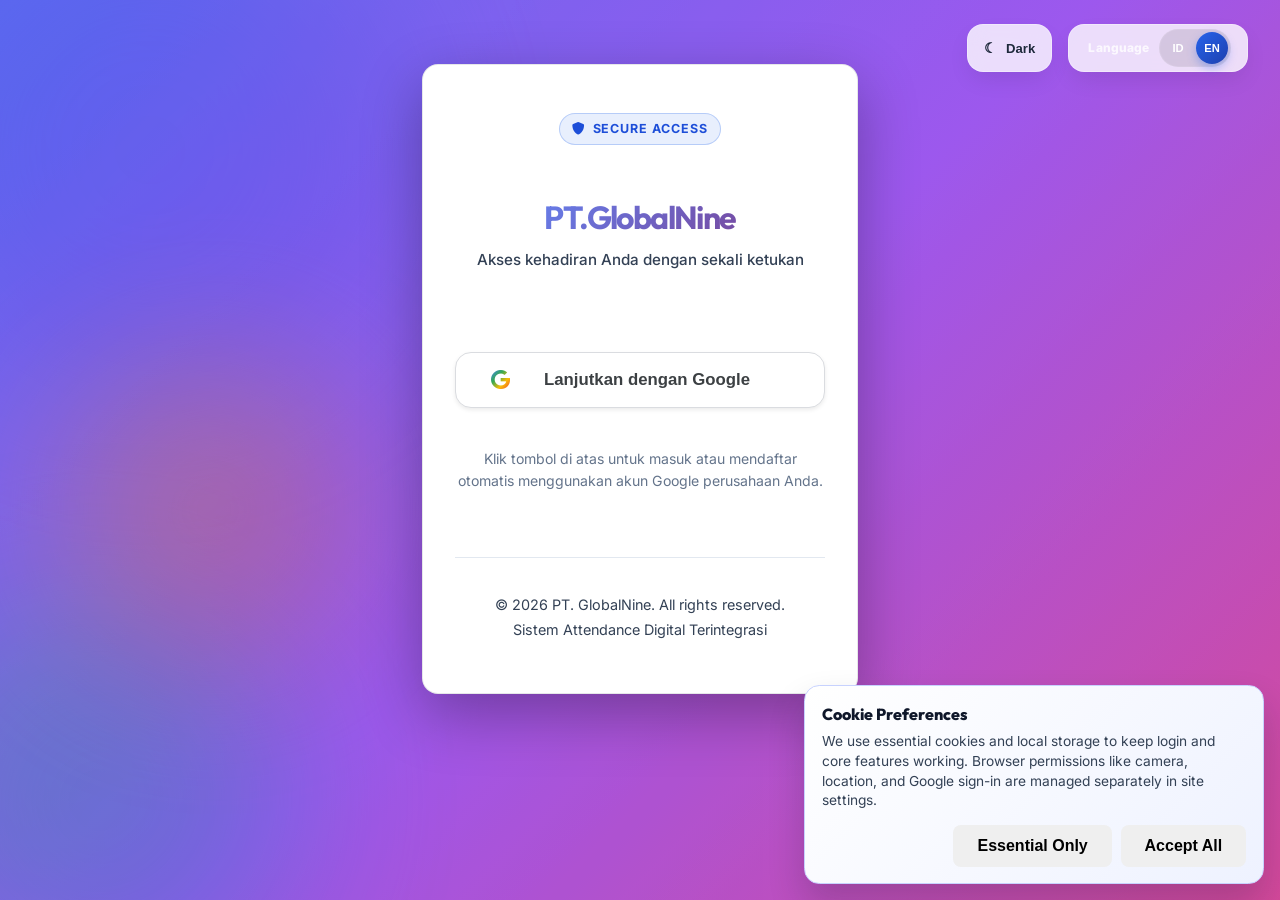
<file: index.html>
<!DOCTYPE html>
<html lang="id">
<head>
    <meta charset="UTF-8">
    <meta name="viewport" content="width=device-width, initial-scale=1.0">
    <title>PT.GlobalNine - Login</title>
    <link rel="stylesheet" href="css/style.css">
    <link rel="stylesheet" href="https://cdnjs.cloudflare.com/ajax/libs/font-awesome/6.0.0/css/all.min.css">
</head>
<body class="login-page">
    <div class="auth-top-bar">
        <div class="header-actions">
            <!-- Toggles will be injected here by script.js -->
        </div>
    </div>
    <div class="login-background">
        <div class="shape shape-1"></div>
        <div class="shape shape-2"></div>
        <div class="shape shape-3"></div>
    </div>

    <div class="login-container">
        <div class="login-card">
            <div class="auth-badge">
                <i class="fas fa-shield-alt"></i> Secure Access
            </div>

            <div class="login-header">
                <h1 class="gradient-text">PT.GlobalNine</h1>
                <p class="login-subtitle">Akses kehadiran Anda dengan sekali ketukan</p>
            </div>
            
            <div class="google-login-section">
                <button type="button" class="google-auth-btn primary-auth" data-auth-mode="signin">
                    <div class="google-icon-wrapper">
                        <i class="fab fa-google"></i>
                    </div>
                    <span class="google-btn-text">Lanjutkan dengan Google</span>
                </button>
            </div>

            <div class="auth-info-footer">
                <p>Klik tombol di atas untuk masuk atau mendaftar otomatis menggunakan akun Google perusahaan Anda.</p>
            </div>

            <div class="login-footer">
                <p>© 2026 PT. GlobalNine. All rights reserved.</p>
                <p class="footer-note">Sistem Presensi Digital Terintegrasi</p>
            </div>
        </div>
    </div>

    <script src="js/app-config.js"></script>
    <script src="js/script.js"></script>
</body>
</html>
</file>
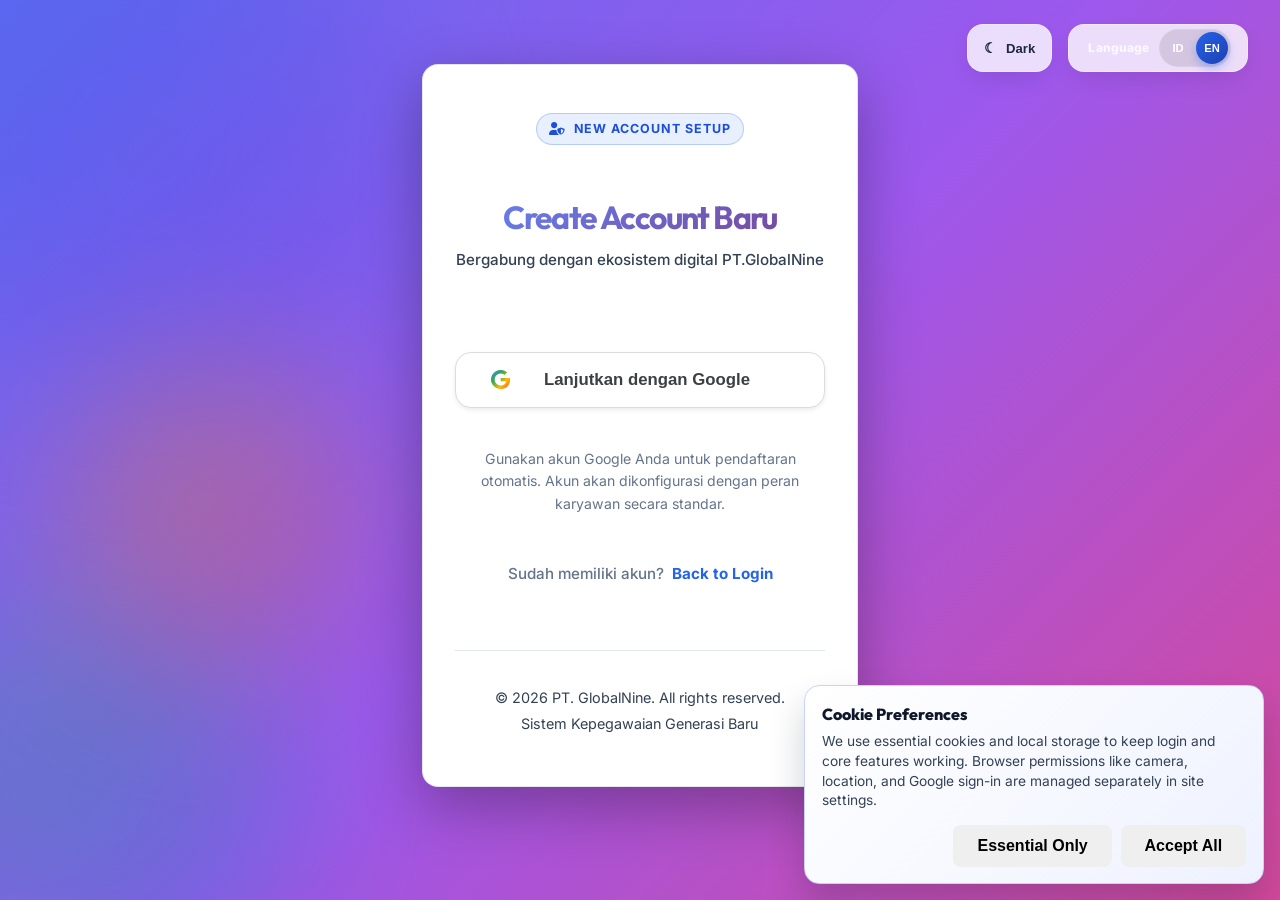
<file: signup.html>
<!DOCTYPE html>
<html lang="id">
<head>
    <meta charset="UTF-8">
    <meta name="viewport" content="width=device-width, initial-scale=1.0">
    <title>PT.GlobalNine - Daftar Akun</title>
    <link rel="stylesheet" href="css/style.css">
    <link rel="stylesheet" href="https://cdnjs.cloudflare.com/ajax/libs/font-awesome/6.0.0/css/all.min.css">
</head>
<body class="login-page">
    <div class="auth-top-bar">
        <div class="header-actions">
            <!-- Toggles will be injected here by script.js -->
        </div>
    </div>
    <div class="login-background">
        <div class="shape shape-1"></div>
        <div class="shape shape-2"></div>
        <div class="shape shape-3"></div>
    </div>

    <div class="login-container">
        <div class="login-card">
            <div class="auth-badge">
                <i class="fas fa-user-shield"></i> New Account Setup
            </div>

            <div class="login-header">
                <h1>Buat Akun Baru</h1>
                <p class="login-subtitle">Bergabung dengan ekosistem digital PT.GlobalNine</p>
            </div>

            <div class="google-login-section">
                <button type="button" class="google-auth-btn primary-auth" data-auth-mode="signup">
                    <div class="google-icon-wrapper">
                        <i class="fab fa-google"></i>
                    </div>
                    <span class="google-btn-text">Lanjutkan dengan Google</span>
                </button>
            </div>

            <div class="auth-info-footer">
                <p>Gunakan akun Google Anda untuk pendaftaran otomatis. Akun akan dikonfigurasi dengan peran karyawan secara standar.</p>
            </div>

            <p class="auth-alt-link">
                Sudah memiliki akun? <a href="index.html">Kembali ke Login</a>
            </p>

            <div class="login-footer">
                <p>© 2026 PT. GlobalNine. All rights reserved.</p>
                <p class="footer-note">Sistem Kepegawaian Generasi Baru</p>
            </div>
        </div>
    </div>

    <script src="js/app-config.js"></script>
    <script src="js/script.js"></script>
</body>
</html>
</file>
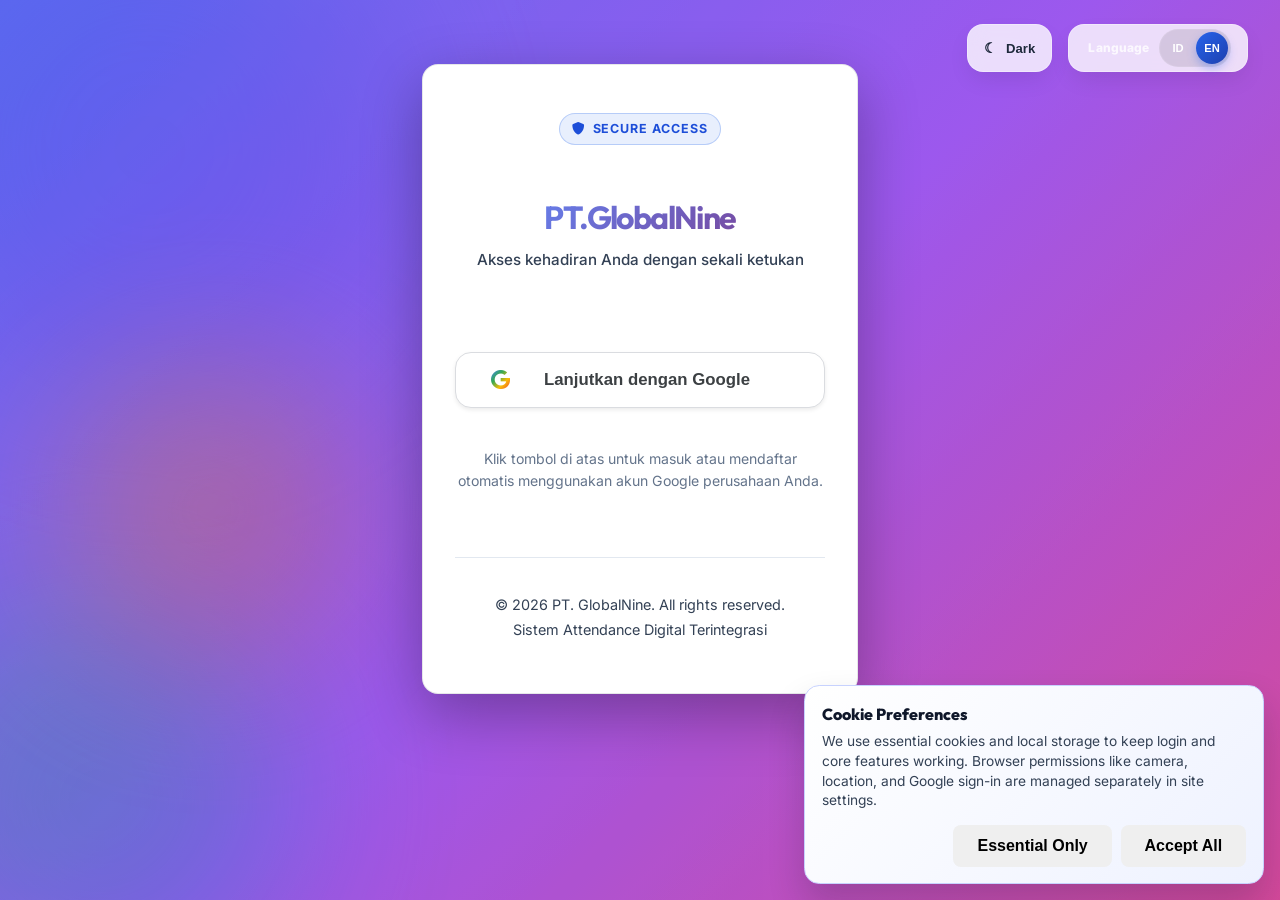
<file: admin/attendance.html>
<!DOCTYPE html>
<html lang="id">
<head>
    <meta charset="UTF-8">
    <meta name="viewport" content="width=device-width, initial-scale=1.0">
    <title>GlobalNine HR - Manajemen Presensi</title>
    <link rel="stylesheet" href="../css/style.css">
    <link rel="stylesheet" href="https://cdnjs.cloudflare.com/ajax/libs/font-awesome/6.0.0/css/all.min.css">
</head>
<body class="admin-theme">
    <div class="dashboard-container">
        <!-- Sidebar -->
        <aside class="sidebar">
            <div class="sidebar-header">
                <h2>GlobalNine HR</h2>
                <p class="subtitle">Dasbor Admin</p>
            </div>
            <nav class="sidebar-nav">
                <a href="dashboard.html" class="nav-item">
                    <i class="fas fa-tachometer-alt icon"></i>
                    <span>Dasbor</span>
                </a>
                <a href="attendance.html" class="nav-item active">
                    <i class="fas fa-clock icon"></i>
                    <span>Presensi</span>
                </a>
                <a href="leave.html" class="nav-item">
                    <i class="fas fa-calendar-times icon"></i>
                    <span>Cuti</span>
                </a>
                <a href="client_visit.html" class="nav-item">
                    <i class="fas fa-building icon"></i>
                    <span>Kunjungan Klien</span>
                </a>
                <a href="employees.html" class="nav-item">
                    <i class="fas fa-users icon"></i>
                    <span>Karyawan</span>
                </a>
                <a href="settings.html" class="nav-item">
                    <i class="fas fa-cog icon"></i>
                    <span>Pengaturan</span>
                </a>
            </nav>
            <div class="sidebar-footer">
                <a href="#" id="logoutBtn" class="settings-link">
                    <i class="fas fa-sign-out-alt icon"></i>
                    <span>Logout</span>
                </a>
            </div>
        </aside>

        <!-- Main Content -->
        <main class="main-content">
            <!-- Top Bar -->
            <div class="top-bar">
                <div class="top-bar-spacer" aria-hidden="true"></div>
                <div class="top-bar-right">
                    <button class="notification-btn">
                        <span class="bell-icon"><i class="fas fa-bell"></i></span>
                        <span class="notification-badge">3</span>
                    </button>
                    <div class="user-profile">
                        <div class="avatar" id="userAvatar">A</div>
                    </div>
                </div>
            </div>

            <!-- Page Header -->
            <div class="page-header">
                <div>
                    <h1>Log Presensi</h1>
                    <p>Lihat dan kelola catatan presensi karyawan, lokasi GPS, dan verifikasi.</p>
                </div>
                <button class="download-btn"><i class="fas fa-download"></i> Ekspor CSV</button>
            </div>

            <!-- Search and Filters -->
            <div style="margin-bottom: 2rem;">
                <div class="attendance-filter-grid" style="display: grid; grid-template-columns: 1fr auto auto auto auto; gap: 1rem; margin-bottom: 1.5rem;">
                    <div class="search-box" style="grid-column: 1;">
                        <input type="text" placeholder="Cari berdasarkan Nama atau ID Karyawan..." id="filterEmployee">
                        <span class="search-icon"><i class="fas fa-search"></i></span>
                    </div>
                    <div class="form-group" style="margin-bottom: 0;">
                        <select id="filterDepartment" style="padding: 0.625rem 1rem; border: 1px solid #e5e7eb; border-radius: 0.5rem; font-size: 0.95rem;">
                            <option value="">Semua Departemen</option>
                            <option value="AM">AM</option>
                            <option value="FA-Proc">FA-Proc</option>
                            <option value="MFG">MFG</option>
                            <option value="HRGA">HRGA</option>
                            <option value="Project Implementation">Project Implementation</option>
                            <option value="Project Management">Project Management</option>
                        </select>
                    </div>
                    <div>
                        <input type="date" id="filterDate" style="padding: 0.625rem 1rem; border: 1px solid #e5e7eb; border-radius: 0.5rem; font-size: 0.95rem;">
                    </div>
                    <div class="form-group" style="margin-bottom: 0;">
                        <select id="filterStatus" style="padding: 0.625rem 1rem; border: 1px solid #e5e7eb; border-radius: 0.5rem; font-size: 0.95rem;">
                            <option value="">Semua Status</option>
                            <option value="pending">Tertunda</option>
                            <option value="approved">Setujuid</option>
                            <option value="rejected">Tolaked</option>
                        </select>
                    </div>
                </div>
            </div>


            <!-- Attendance List -->
            <section class="card">
                <div class="attendance-bulk-actions" style="display: flex; justify-content: flex-end; gap: 1rem; margin-bottom: 1rem;">
                    <button id="approveAllBtn" class="btn btn-success" style="padding: 0.5rem 1.5rem;">Setujui All</button>
                    <button id="rejectAllBtn" class="btn btn-danger" style="padding: 0.5rem 1.5rem;">Tolak All</button>
                </div>
                <div id="attendanceListContainer">
                    <div style="padding: 2rem; text-align: center; color: #6b7280;">Memuat catatan presensi...</div>
                </div>
                <div class="attendance-section-pagination" style="display: flex; justify-content: space-between; align-items: center; margin-top: 1.25rem; gap: 1rem; flex-wrap: wrap;">
                    <p style="color: #6b7280; font-size: 0.9rem; margin: 0;">Menampilkan <span id="attendancePaginationStart">1</span> sampai <span id="attendancePaginationEnd">4</span> dari <span id="attendancePaginationTotal">45</span> hasil</p>
                    <div style="display: flex; gap: 0.5rem;">
                        <button id="attendancePrevBtn" class="btn btn-secondary" style="padding: 0.5rem 1rem; font-size: 0.9rem;">Sebelumnya</button>
                        <button id="attendanceNextBtn" class="btn btn-secondary" style="padding: 0.5rem 1rem; font-size: 0.9rem;">Selanjutnya</button>
                    </div>
                </div>
            </section>

            <!-- Site Names Management -->
            <section class="card" style="margin-top: 2rem;">
                <div class="card-header">
                    <h3>Kelola Nama Site</h3>
                    <p>Kelola daftar nama site yang dapat dipilih oleh karyawan saat presensi</p>
                </div>
                <div class="card-body">
                    <div class="site-management-row" style="display: flex; gap: 1rem; margin-bottom: 1.5rem;">
                        <input type="text" id="newSiteName" placeholder="Masukkan nama site baru" style="flex: 1; padding: 0.75rem; border: 1px solid #e5e7eb; border-radius: 0.5rem;">
                        <button id="addSiteBtn" class="btn btn-primary" style="padding: 0.75rem 1.5rem;">Tambah Site</button>
                    </div>
                    <div id="siteNamesList" style="display: grid; gap: 0.5rem;">
                        <!-- Site names will be populated here -->
                    </div>
                    <div class="site-section-pagination" style="display: flex; justify-content: space-between; align-items: center; margin-top: 1.25rem; gap: 1rem; flex-wrap: wrap;">
                        <p style="color: #6b7280; font-size: 0.9rem; margin: 0;">Menampilkan <span id="sitePaginationStart">1</span> sampai <span id="sitePaginationEnd">5</span> dari <span id="sitePaginationTotal">0</span> site</p>
                        <div style="display: flex; gap: 0.5rem;">
                            <button id="sitePrevBtn" class="btn btn-secondary" style="padding: 0.5rem 1rem; font-size: 0.9rem;">Sebelumnya</button>
                            <button id="siteNextBtn" class="btn btn-secondary" style="padding: 0.5rem 1rem; font-size: 0.9rem;">Selanjutnya</button>
                        </div>
                    </div>
                </div>
            </section>
        </main>
    </div>

    <script src="../js/app-config.js"></script>
    <script src="../js/script.js"></script>
    <script src="../js/admin-attendance.js"></script>
</body>
</html>
</file>
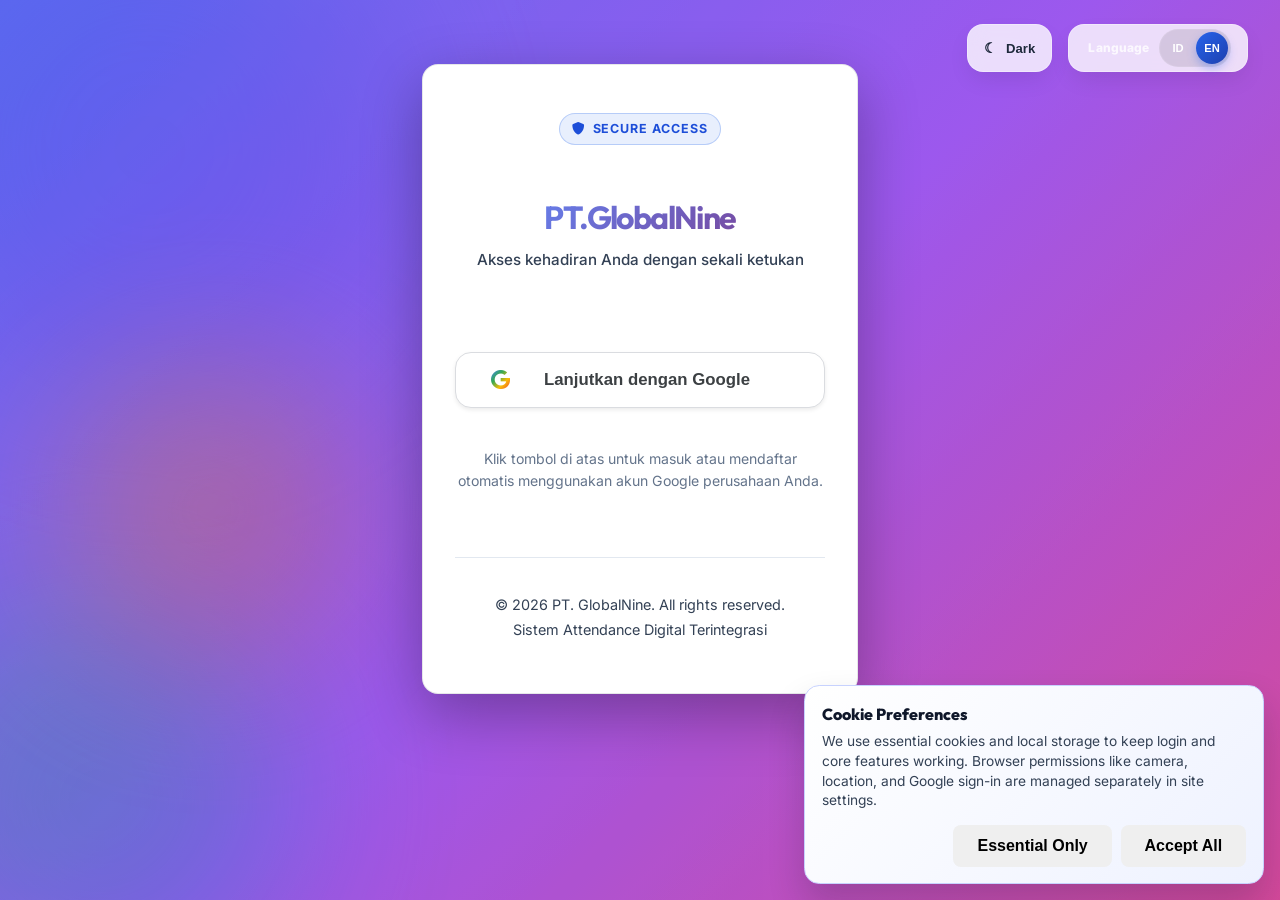
<file: admin/employees.html>
<!DOCTYPE html>
<html lang="id">
<head>
    <meta charset="UTF-8">
    <meta name="viewport" content="width=device-width, initial-scale=1.0">
    <title>GlobalNine HR - Manajemen Karyawan</title>
    <link rel="stylesheet" href="../css/style.css">
    <link rel="stylesheet" href="https://cdnjs.cloudflare.com/ajax/libs/font-awesome/6.0.0/css/all.min.css">
    <style>
        .pagination-controls {
            display: flex;
            justify-content: center;
            align-items: center;
            gap: 1.5rem;
            padding: 1.5rem;
            border-top: 1px solid #f1f5f9;
        }
        .page-indicator {
            font-weight: 600;
            color: #475569;
            font-size: 0.9rem;
        }
        .pagination-controls .btn {
            min-width: 100px;
        }
    </style>
</head>
<body class="admin-theme">
    <div class="dashboard-container">
        <!-- Sidebar -->
        <aside class="sidebar">
            <div class="sidebar-header">
                <h2>GlobalNine HR</h2>
                <p class="subtitle">Dasbor Admin</p>
            </div>
            <nav class="sidebar-nav">
                <a href="dashboard.html" class="nav-item">
                    <i class="fas fa-tachometer-alt icon"></i>
                    <span>Dasbor</span>
                </a>
                <a href="attendance.html" class="nav-item">
                    <i class="fas fa-clock icon"></i>
                    <span>Presensi</span>
                </a>
                <a href="leave.html" class="nav-item">
                    <i class="fas fa-calendar-times icon"></i>
                    <span>Cuti</span>
                </a>
                <a href="client_visit.html" class="nav-item">
                    <i class="fas fa-building icon"></i>
                    <span>Kunjungan Klien</span>
                </a>
                <a href="employees.html" class="nav-item active">
                    <i class="fas fa-users icon"></i>
                    <span>Karyawan</span>
                </a>
                <a href="settings.html" class="nav-item">
                    <i class="fas fa-cog icon"></i>
                    <span>Pengaturan</span>
                </a>
            </nav>
            <div class="sidebar-footer">
                <a href="#" id="logoutBtn" class="settings-link">
                    <i class="fas fa-sign-out-alt icon"></i>
                    <span>Logout</span>
                </a>
            </div>
        </aside>

        <!-- Main Content -->
        <main class="main-content">
            <!-- Top Bar -->
            <div class="top-bar">
                <div class="top-bar-spacer" aria-hidden="true"></div>
                <div class="top-bar-right">
                    <button class="notification-btn">
                        <span class="bell-icon"><i class="fas fa-bell"></i></span>
                        <span class="notification-badge">3</span>
                    </button>
                    <div class="user-profile">
                        <div class="avatar" id="userAvatar">A</div>
                    </div>
                </div>
            </div>

            <!-- Page Header -->
            <div class="page-header">
                <div>
                    <h1>Manajemen Karyawan</h1>
                    <p class="page-date">Kelola semua data dan informasi karyawan</p>
                </div>
                <button class="download-btn"><i class="fas fa-download"></i> Ekspor Daftar Karyawan</button>
            </div>

            <!-- Employee Stats -->
            <div class="kpi-cards">
                <div class="kpi-card">
                    <div class="kpi-header">
                        <h3>Total Karyawan</h3>
                        <span class="kpi-icon"><i class="fas fa-users"></i></span>
                    </div>
                    <div class="kpi-value" id="totalEmployeeCount">0</div>
                </div>

                <div class="kpi-card">
                    <div class="kpi-header">
                        <h3>Aktif</h3>
                        <span class="kpi-icon"><i class="fas fa-circle-check"></i></span>
                    </div>
                    <div class="kpi-value" id="activeEmployeeCount">0</div>
                </div>

                <div class="kpi-card">
                    <div class="kpi-header">
                        <h3>Sedang Cuti</h3>
                        <span class="kpi-icon"><i class="fas fa-calendar-check"></i></span>
                    </div>
                    <div class="kpi-value" id="onLeaveEmployeeCount">0</div>
                </div>

                <div class="kpi-card">
                    <div class="kpi-header">
                        <h3>Tidak Aktif</h3>
                        <span class="kpi-icon"><i class="fas fa-circle-xmark"></i></span>
                    </div>
                    <div class="kpi-value" id="inactiveEmployeeCount">0</div>
                </div>
            </div>

            <!-- Filters -->
            <div class="card" style="margin-bottom: 2rem;">
                <div class="card-header">
                    <h2>Filter Karyawan</h2>
                </div>
                <div style="display: grid; grid-template-columns: repeat(auto-fit, minmax(200px, 1fr)); gap: 1rem; padding: 1.5rem;">
                    <div class="form-group">
                        <label>Departemen</label>
                        <select id="filterDepartment">
                            <option value="">Semua Departemen</option>
                            <option value="AM">AM</option>
                            <option value="FA-Proc">FA-Proc</option>
                            <option value="MFG">MFG</option>
                            <option value="HRGA">HRGA</option>
                            <option value="Project Implementation">Project Implementation</option>
                            <option value="Project Management">Project Management</option>
                        </select>
                    </div>
                    <div class="form-group">
                        <label>Status</label>
                        <select id="filterStatus">
                            <option value="">Semua Status</option>
                            <option value="Active">Aktif</option>
                            <option value="Inactive">Tidak Aktif</option>
                            <option value="On Leave">Sedang Cuti</option>
                        </select>
                    </div>
                </div>
            </div>

            <!-- Employee Table -->
            <section class="card">
                <div class="card-header">
                    <h2>Daftar Karyawan</h2>
                    <div class="employee-table-header-actions">
                        <div class="search-box employee-search-box">
                            <input type="text" placeholder="Cari karyawan..." id="searchMasukan">
                            <span class="search-icon"><i class="fas fa-search"></i></span>
                        </div>
                        <button class="btn btn-primary" id="addEmployeeBtn">+ Tambah Karyawan</button>
                    </div>
                </div>
                <div id="employeeLimitInfo" style="padding: 0 1.5rem; margin-top: -0.5rem; margin-bottom: 1rem; color: #64748b; font-size: 0.85rem; display: none;"></div>
                <div class="table-responsive">
                    <table class="data-table">
                        <thead>
                            <tr>
                                <th>No</th>
                                <th>Nama</th>
                                <th>Email</th>
                                <th>Departemen</th>
                                <th>Posisi</th>
                                <th>Tanggal Bergabung</th>
                                <th>Status</th>
                                <th>Aksi</th>
                            </tr>
                        </thead>
                        <tbody id="employeeTableBody">
                            <tr>
                                <td colspan="8" class="text-center">Memuat karyawan...</td>
                            </tr>
                        </tbody>
                    </table>
                </div>
                <div id="employeePagination"></div>
            </section>
        </main>
    </div>

    <script src="../js/app-config.js"></script>
    <script src="../js/script.js"></script>
    <script src="../js/admin-employees.js"></script>
</body>
</html>
</file>
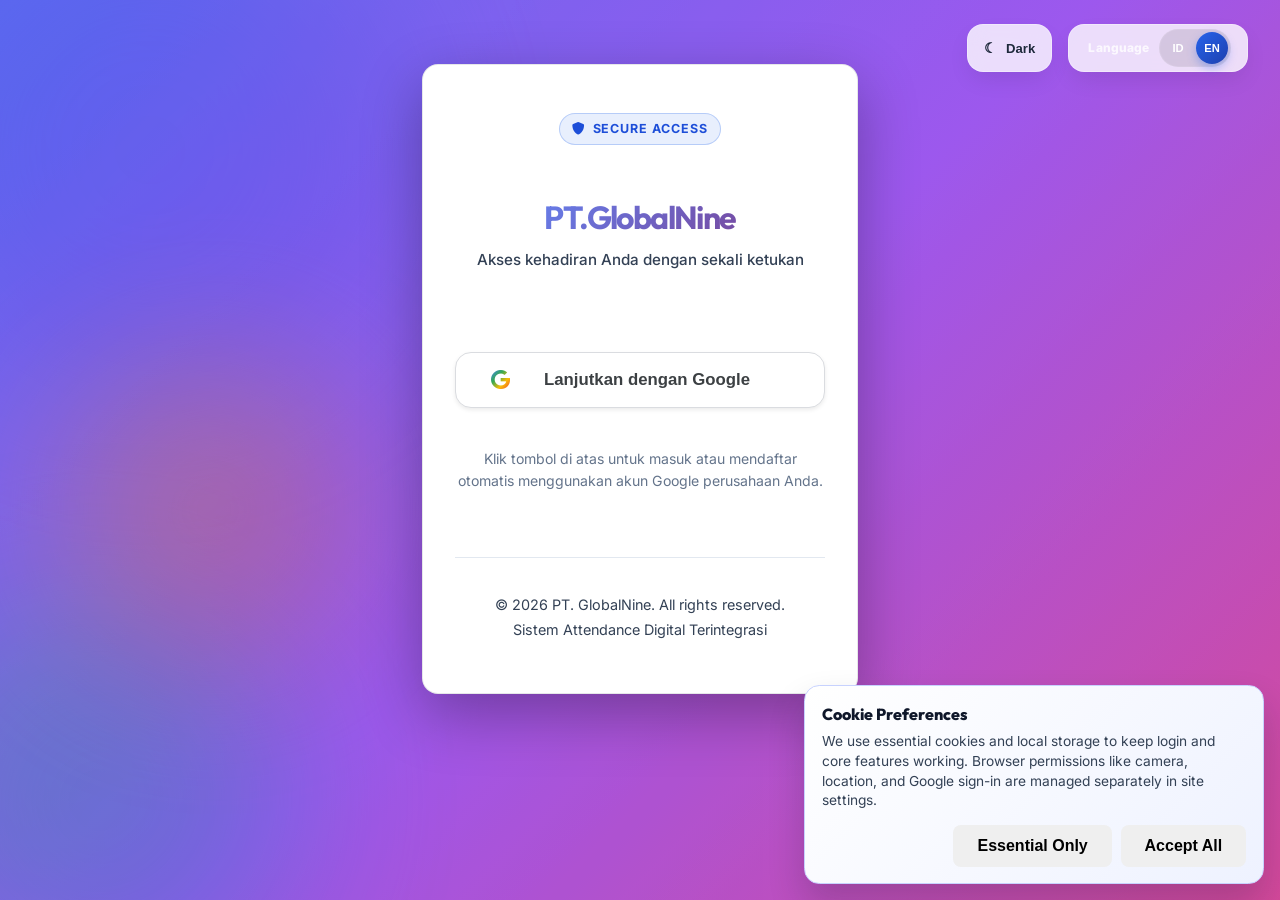
<file: admin/leave.html>
<!DOCTYPE html>
<html lang="id">
<head>
    <meta charset="UTF-8">
    <meta name="viewport" content="width=device-width, initial-scale=1.0">
    <title>GlobalNine HR - Manajemen Cuti</title>
    <link rel="stylesheet" href="../css/style.css">
    <link rel="stylesheet" href="https://cdnjs.cloudflare.com/ajax/libs/font-awesome/6.0.0/css/all.min.css">
</head>
<body class="admin-theme">
    <div class="dashboard-container">
        <!-- Sidebar -->
        <aside class="sidebar">
            <div class="sidebar-header">
                <h2>GlobalNine HR</h2>
                <p class="subtitle">Dasbor Admin</p>
            </div>
            <nav class="sidebar-nav">
                <a href="dashboard.html" class="nav-item">
                    <i class="fas fa-tachometer-alt icon"></i>
                    <span>Dasbor</span>
                </a>
                <a href="attendance.html" class="nav-item">
                    <i class="fas fa-clock icon"></i>
                    <span>Presensi</span>
                </a>
                <a href="leave.html" class="nav-item active">
                    <i class="fas fa-calendar-times icon"></i>
                    <span>Cuti</span>
                </a>
                <a href="client_visit.html" class="nav-item">
                    <i class="fas fa-building icon"></i>
                    <span>Kunjungan Klien</span>
                </a>
                <a href="employees.html" class="nav-item">
                    <i class="fas fa-users icon"></i>
                    <span>Karyawan</span>
                </a>
                <a href="settings.html" class="nav-item">
                    <i class="fas fa-cog icon"></i>
                    <span>Pengaturan</span>
                </a>
            </nav>
            <div class="sidebar-footer">
                <a href="#" id="logoutBtn" class="settings-link">
                    <i class="fas fa-sign-out-alt icon"></i>
                    <span>Logout</span>
                </a>
            </div>
        </aside>

        <!-- Main Content -->
        <main class="main-content">
            <!-- Top Bar -->
            <div class="top-bar">
                <div class="top-bar-spacer" aria-hidden="true"></div>
                <div class="top-bar-right">
                    <button class="notification-btn">
                        <span class="bell-icon"><i class="fas fa-bell"></i></span>
                        <span class="notification-badge">3</span>
                    </button>
                    <div class="user-profile">
                        <div class="avatar" id="userAvatar">A</div>
                    </div>
                </div>
            </div>

            <!-- Page Header -->
            <div class="page-header">
                <div>
                    <h1>Manajemen Cuti</h1>
                    <p class="page-date">Kelola permintaan cuti dan persetujuan karyawan</p>
                </div>
                <button class="download-btn"><i class="fas fa-download"></i> Ekspor Data Cuti</button>
            </div>

            <!-- Leave Stats -->
            <div class="kpi-cards">
                <div class="kpi-card">
                    <div class="kpi-header">
                        <h3>Permintaan Tertunda</h3>
                        <span class="kpi-icon"><i class="fas fa-hourglass-half"></i></span>
                    </div>
                    <div class="kpi-value" id="pendingLeaveCount">5</div>
                </div>

                <div class="kpi-card">
                    <div class="kpi-header">
                        <h3>Disetujui</h3>
                        <span class="kpi-icon"><i class="fas fa-circle-check"></i></span>
                    </div>
                    <div class="kpi-value" id="approvedLeaveCount">28</div>
                </div>

                <div class="kpi-card">
                    <div class="kpi-header">
                        <h3>Ditolak</h3>
                        <span class="kpi-icon"><i class="fas fa-circle-xmark"></i></span>
                    </div>
                    <div class="kpi-value" id="rejectedLeaveCount">3</div>
                </div>

                <div class="kpi-card">
                    <div class="kpi-header">
                        <h3>Cuti Hari Ini</h3>
                        <span class="kpi-icon"><i class="fas fa-calendar-day"></i></span>
                    </div>
                    <div class="kpi-value" id="onLeaveTodayCount">4</div>
                </div>
            </div>

            <!-- Leave Requests Table -->
            <section class="card">
                <div class="card-header">
                    <h2>Permintaan Cuti</h2>
                    <div class="employee-table-header-actions">
                        <div class="search-box employee-search-box">
                            <input type="text" placeholder="Cari karyawan..." id="searchMasukan">
                            <span class="search-icon"><i class="fas fa-search"></i></span>
                        </div>
                    </div>
                </div>
                <div class="table-responsive">
                    <table class="data-table">
                        <thead>
                            <tr>
                                <th>Karyawan</th>
                                <th>Jenis</th>
                                <th>Tanggal Mulai</th>
                                <th>Tanggal Selesai</th>
                                <th>Hari</th>
                                <th>Alasan</th>
                                <th>Status</th>
                                <th>Aksi</th>
                            </tr>
                        </thead>
                        <tbody id="leaveTableBody">
                            <tr>
                                <td colspan="8" class="text-center">Memuat permintaan cuti...</td>
                            </tr>
                        </tbody>
                    </table>
                </div>
            </section>
        </main>
    </div>

    <script src="../js/app-config.js"></script>
    <script src="../js/script.js"></script>
    <script src="../js/admin-leave.js"></script>
</body>
</html>
</file>
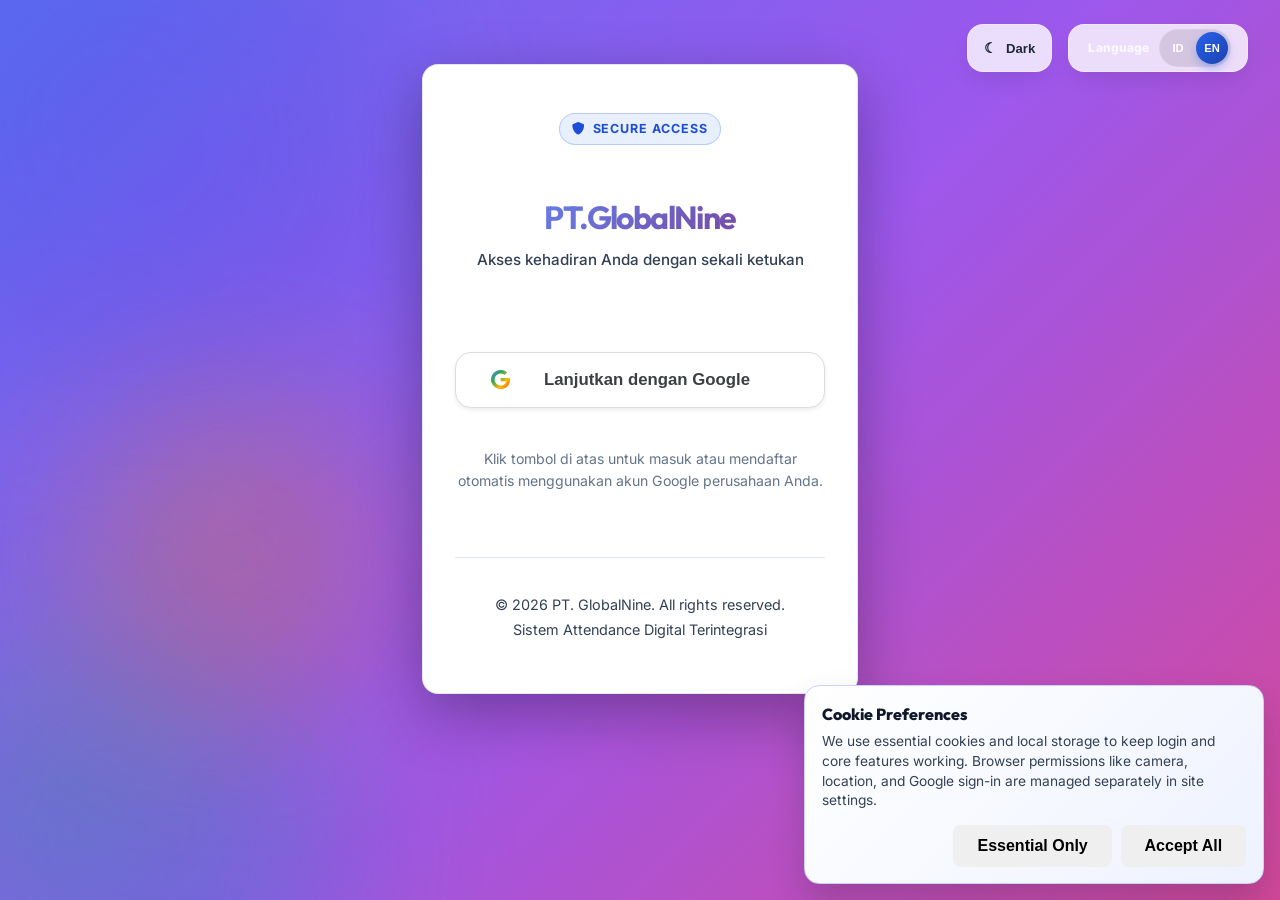
<file: user/dashboard.html>
<!DOCTYPE html>
<html lang="id">
<head>
    <meta charset="UTF-8">
    <meta name="viewport" content="width=device-width, initial-scale=1.0">
    <title>GlobalNine - User Dasbor</title>
    <link rel="stylesheet" href="../css/style.css">
    <link rel="stylesheet" href="https://cdnjs.cloudflare.com/ajax/libs/font-awesome/6.0.0/css/all.min.css">
</head>
<body class="user-theme">
    <div class="dashboard-container">
        <!-- Sidebar -->
        <aside class="sidebar">
            <div class="sidebar-header">
                <h2 class="gradient-text">GlobalNine</h2>
                <p class="subtitle">Employee Portal</p>
            </div>
            
            <nav class="sidebar-nav">
                <a href="dashboard.html" class="nav-item active">
                    <i class="fas fa-tachometer-alt"></i>
                    Dasbor
                </a>
                <a href="attendance.html" class="nav-item">
                    <i class="fas fa-clock"></i>
                    Presensi
                </a>
                <a href="leave.html" class="nav-item">
                    <i class="fas fa-calendar-times"></i>
                    Cuti
                </a>
                <a href="client_visit.html" class="nav-item">
                    <i class="fas fa-building"></i>
                    Kunjungan Klien
                </a>
                <a href="profile.html" class="nav-item">
                    <i class="fas fa-user-circle"></i>
                    Profil
                </a>
                <a href="../index.html" class="nav-item" onclick="return logout(event)">
                    <i class="fas fa-sign-out-alt"></i>
                    Logout
                </a>
            </nav>
        </aside>

        <!-- Main Content -->
        <main class="main-content">
            <header class="dashboard-header">
                <div>
                    <h1>Selamat Datang, <span id="userName">test</span></h1>
                    <p id="currentDate"></p>
                </div>
                <div class="header-actions">
                    <button class="notification-btn" id="notificationBtn" type="button" title="Notifikasi" aria-label="Buka notifikasi" aria-expanded="false" aria-controls="notificationPanel">
                        <span class="bell-icon"><i class="fas fa-bell"></i></span>
                        <span class="notification-badge" id="notificationBadge">0</span>
                    </button>
                    <div class="notification-panel" id="notificationPanel" aria-hidden="true">
                        <div class="notification-panel-header">
                            <h4>Notifikasi</h4>
                            <button type="button" id="markAllReadBtn">Tandai dibaca</button>
                        </div>
                        <div class="notification-list" id="notificationList"></div>
                        <div class="notification-panel-footer">
                            <button type="button" id="clearReadBtn">Bersihkan yang sudah dibaca</button>
                        </div>
                    </div>
                    <a href="profile.html" class="user-profile" title="Buka Profil">
                        <div class="avatar" id="userAvatar">U</div>
                    </a>
                </div>
            </header>

            <div class="dashboard-grid">
                <!-- Quick Actions -->
                <div class="card">
                    <div class="card-header">
                        <h3>Tindakan Cepat</h3>
                    </div>
                    <div class="card-body">
                        <div class="quick-actions">
                            <a href="attendance.html" class="action-btn primary">
                                <i class="fas fa-clock"></i>
                                <span>Presensi Masuk</span>
                            </a>            
                            <a href="leave.html" class="action-btn secondary">
                                <i class="fas fa-calendar-plus"></i>
                                <span>Ajukan Cuti</span>
                            </a>
                        </div>
                    </div>
                </div>

                <!-- Today's Status -->
                <div class="card">
                    <div class="card-header">
                        <h3>Status Hari Ini</h3>
                    </div>
                    <div class="card-body">
                        <div class="status-info">
                            <div class="status-item">
                                <i class="fas fa-sign-in-alt"></i>
                                <span>Check-in: <span id="checkInTime">-</span></span>
                            </div>
                            <div class="status-item">
                                <i class="fas fa-sign-out-alt"></i>
                                <span>Check-out: <span id="checkOutTime">-</span></span>
                            </div>
                            <div class="status-item">
                                <i class="fas fa-map-marker-alt"></i>
                                <span>Lokasi: <span id="locationStatus">-</span></span>
                            </div>
                        </div>
                    </div>
                </div>

                <!-- Recent Activity -->
                <div class="card">
                    <div class="card-header">
                        <h3>Aktivitas Terbaru</h3>
                    </div>
                    <div class="card-body">
                        <div id="recentActivity" class="activity-list">
                            <!-- Activity items will be populated by JavaScript -->
                        </div>
                    </div>
                </div>

                <!-- Leave Balance -->
                <div class="card">
                    <div class="card-header">
                        <h3>Sisa Cuti</h3>
                    </div>
                    <div class="card-body">
                        <div class="leave-balance">
                            <div class="balance-item">
                                <span class="balance-label">Tahunan</span>
                                <span class="balance-value" id="annualLeave">12</span>
                            </div>
                            <div class="balance-item">
                                <span class="balance-label">Sakit</span>
                                <span class="balance-value" id="sickLeave">6</span>
                            </div>
                        </div>
                    </div>
                </div>
            </div>

            <!-- Company Announcements -->
            <section class="card announcements-card">
                <div class="card-header">
                    <h2>Pengumuman Perusahaan</h2>
                </div>
                
                <div class="announcements-grid">
                    <div class="announcement-item">
                        <div class="announcement-badge policy">📋 Kebijakan</div>
                        <div class="announcement-date">24 Okt 2023</div>
                        <h3>Panduan Kerja Remote Baru</h3>
                        <p>Silakan tinjau panduan kerja remote yang telah diperbarui efektif November...</p>
                    </div>

                    <div class="announcement-item">
                        <div class="announcement-badge event">🎉 Acara</div>
                        <div class="announcement-date">30 Okt 2023</div>
                        <h3>Rapat Townhall Tahunan</h3>
                        <p>Bergabunglah dengan kami Jumat depan untuk Rapat Townhall Tahunan. Kami akan membahas Q4...</p>
                    </div>

                    <div class="announcement-item">
                        <div class="announcement-badge health">💚 Kesehatan</div>
                        <div class="announcement-date">18 Okt 2023</div>
                        <h3>Program Vaksinasi Flu</h3>
                        <p>Vaksin flu gratis akan tersedia di klinik HQ minggu depan. Silakan daftar...</p>
                    </div>
                </div>
            </section>
        </main>
    </div>

    <script src="../js/app-config.js"></script>
    <script src="../js/script.js"></script>
    <script src="../js/user-dashboard.js"></script>
</body>
</html>
</file>
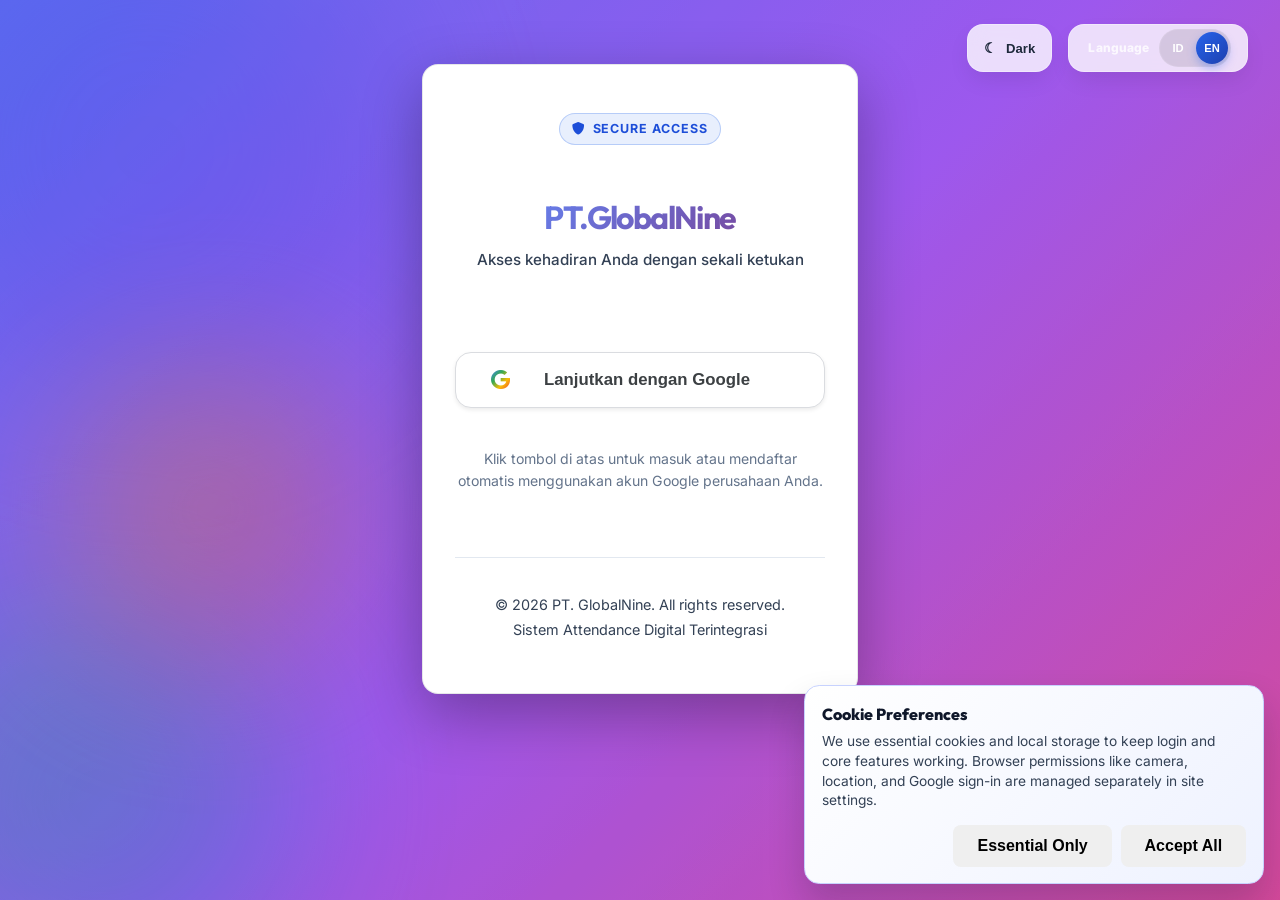
<file: user/leave.html>
<!DOCTYPE html>
<html lang="id">

<head>
    <meta charset="UTF-8">
    <meta name="viewport" content="width=device-width, initial-scale=1.0">
    <title>GlobalNine - Pengajuan Cuti</title>
    <link rel="stylesheet" href="../css/style.css">
    <link rel="stylesheet" href="https://cdnjs.cloudflare.com/ajax/libs/font-awesome/6.0.0/css/all.min.css">
</head>

<body class="user-theme">
    <div class="dashboard-container">
        <!-- Sidebar -->
        <aside class="sidebar">
            <div class="sidebar-header">
                <h2>GlobalNine</h2>
                <p class="subtitle">Employee Portal</p>
            </div>

            <nav class="sidebar-nav">
                <a href="dashboard.html" class="nav-item">
                    <i class="fas fa-tachometer-alt"></i>
                    Dasbor
                </a>
                <a href="attendance.html" class="nav-item">
                    <i class="fas fa-clock"></i>
                    Presensi
                </a>
                <a href="leave.html" class="nav-item active">
                    <i class="fas fa-calendar-times"></i>
                    Cuti
                </a>
                <a href="client_visit.html" class="nav-item">
                    <i class="fas fa-building"></i>
                    Kunjungan Klien
                </a>
                <a href="profile.html" class="nav-item">
                    <i class="fas fa-user-circle"></i>
                    Profil
                </a>
                <a href="../index.html" class="nav-item" onclick="return logout(event)">
                    <i class="fas fa-sign-out-alt"></i>
                    Logout
                </a>
            </nav>
        </aside>

        <!-- Main Content -->
        <main class="main-content">
            <header class="dashboard-header">
                <div>
                    <h1>Pengajuan Cuti</h1>
                    <p>Ajukan permohonan cuti Anda dengan lengkap</p>
                </div>
                <div class="header-actions">
                    <button class="notification-btn" id="notificationBtn" type="button" title="Notifikasi"
                        aria-label="Buka notifikasi" aria-expanded="false" aria-controls="notificationPanel">
                        <span class="bell-icon"><i class="fas fa-bell"></i></span>
                        <span class="notification-badge" id="notificationBadge">0</span>
                    </button>
                    <div class="notification-panel" id="notificationPanel" aria-hidden="true">
                        <div class="notification-panel-header">
                            <h4>Notifikasi</h4>
                            <button type="button" id="markAllReadBtn">Tandai dibaca</button>
                        </div>
                        <div class="notification-list" id="notificationList"></div>
                        <div class="notification-panel-footer">
                            <button type="button" id="clearReadBtn">Bersihkan yang sudah dibaca</button>
                        </div>
                    </div>
                    <a href="profile.html" class="user-profile" title="Buka Profil">
                        <div class="avatar" id="userAvatar">E</div>
                    </a>
                </div>
            </header>

            <div class="leave-container">
                <!-- Leave Balance -->
                <div class="card">
                    <div class="card-header">
                        <h3><i class="fas fa-calendar-check"></i> Sisa Cuti Anda</h3>
                    </div>
                    <div class="card-body">
                        <div class="leave-dashboard-summary">
                            <div class="balance-column">
                                <div class="balance-item">
                                    <div class="balance-icon">
                                        <i class="fas fa-calendar-check"></i>
                                    </div>
                                    <div class="balance-details">
                                        <span class="balance-label">Cuti Tahunan</span>
                                        <span class="balance-value" id="annualBalance">12 hari</span>
                                    </div>
                                </div>
                            </div>
                            <div class="info-column">
                                <div class="leave-rules">
                                    <h4>Informasi Aturan Cuti</h4>
                                    <div class="rule-group">
                                        <strong>Cuti Berbayar (Paid Leave):</strong>
                                        <p>Jatah hari otomatis terkunci berdasarkan alasan:</p>
                                        <ul>
                                            <li>Karyawan menikah: 3 hari</li>
                                            <li>Menikahkan anaknya: 2 hari</li>
                                            <li>Mengkhitankan/membaptis anak: 2 hari</li>
                                            <li>Istri melahirkan/keguguran: 2 hari</li>
                                            <li>Wafat (Keluarga Inti): 2 hari</li>
                                            <li>Wafat (Keluarga Serumah): 1 hari</li>
                                        </ul>
                                    </div>
                                    <div class="rule-group">
                                        <strong>Cuti Tahunan & Tidak Berbayar:</strong>
                                        <p>Pengajuan dilakukan minimal 2 hari sebelumnya (H+2).</p>
                                        <ul>
                                            <li>Cuti Tahunan (Maks 12 hari)</li>
                                            <li>Sisa cuti tahunan habis</li>
                                            <li>Perpanjangan cuti melahirkan</li>
                                            <li>Keperluan mendesak & Studi</li>
                                        </ul>
                                    </div>
                                </div>
                            </div>
                        </div>
                    </div>
                </div>

                <!-- Leave Request Form -->
                <div class="card">
                    <div class="card-header">
                        <h3><i class="fas fa-file-alt"></i> Form Pengajuan Cuti</h3>
                    </div>
                    <div class="card-body">
                        <form id="leaveForm" class="leave-form">
                            <div class="form-row">
                                <div class="form-group">
                                    <label for="leaveType">Jenis Cuti *</label>
                                    <select id="leaveType" required>
                                        <option value="">Pilih jenis cuti</option>
                                        <option value="annual">Cuti Tahunan</option>
                                        <option value="paid">Cuti Berbayar</option>
                                        <option value="unpaid">Cuti Tidak Berbayar</option>
                                    </select>
                                </div>
                                <div class="form-group" id="detailTypeGroup" style="display: none;">
                                    <label for="detailType">Keterangan Cuti *</label>
                                    <select id="detailType">
                                        <option value="">Pilih keterangan</option>
                                    </select>
                                </div>
                                <div class="form-group">
                                    <label for="daysRequested">Jumlah Hari *</label>
                                    <input type="number" id="daysRequested" min="1" max="30" required readonly>
                                </div>
                            </div>

                            <div class="form-row">
                                <div class="form-group">
                                    <label for="startDate">Tanggal Mulai *</label>
                                    <input type="date" id="startDate" required>
                                </div>
                                <div class="form-group">
                                    <label for="endDate">Tanggal Selesai *</label>
                                    <input type="date" id="endDate" required>
                                </div>
                            </div>

                            <div class="form-group">
                                <label for="reason">Alasan Cuti *</label>
                                <textarea id="reason" rows="4"
                                    placeholder="Jelaskan alasan pengajuan cuti dengan detail" required></textarea>
                            </div>

                            <div class="form-group">
                                <label for="contactInfo">Informasi Kontak Selama Cuti *</label>
                                <input type="text" id="contactInfo" placeholder="Nomor telepon yang dapat dihubungi"
                                    required>
                            </div>

                            <div class="form-group">
                                <label for="leaveAddress">Alamat Selama Cuti *</label>
                                <textarea id="leaveAddress" rows="3" placeholder="Masukkan alamat lengkap selama cuti"
                                    required></textarea>
                            </div>

                            <div class="form-group">
                                <label for="attachment">Lampiran (Opsional)</label>
                                <input type="file" id="attachment" accept=".pdf,.jpg,.jpeg,.png,.doc,.docx">
                                <small class="form-help">Upload surat dokter, undangan, atau dokumen pendukung
                                    lainnya</small>
                            </div>

                            <div class="form-actions">
                                <button type="button" class="btn secondary" onclick="clearForm()">
                                    <i class="fas fa-eraser"></i> Bersihkan
                                </button>
                                <button type="submit" class="btn primary">
                                    <i class="fas fa-paper-plane"></i> Ajukan Cuti
                                </button>
                            </div>
                        </form>
                    </div>
                </div>

                <!-- Leave History -->
                <div class="card">
                    <div class="card-header">
                        <h3><i class="fas fa-history"></i> Riwayat Pengajuan Cuti</h3>
                    </div>
                    <div class="card-body">
                        <div id="leaveHistory" class="leave-history">
                            <!-- History will be populated by JavaScript -->
                        </div>
                    </div>
                </div>
            </div>
        </main>
    </div>

    <script src="../js/app-config.js"></script>
    <script src="../js/script.js"></script>
    <script src="../js/user-leave.js"></script>
</body>

</html>
</div>
</div>
</div>
</main>
</div>

<script src="../js/app-config.js"></script>
<script src="../js/script.js"></script>
<script src="../js/user-leave.js"></script>
</body>

</html>
</file>
<file: css/style.css>
/* ==================== MODERN DESIGN SYSTEM ==================== */
@import url('https://fonts.googleapis.com/css2?family=Inter:wght@300;400;500;600;700;800&family=Outfit:wght@300;400;500;600;700;800;900&display=swap');

:root {
    /* Brand Colors (HSL for better harmony) */
    --primary: 221, 83%, 53%;      /* Indigo Blue */
    --primary-alt: 217, 91%, 60%;
    --accent: 262, 83%, 58%;       /* Electric Purple */
    --success: 142, 70%, 45%;      /* Emerald */
    --warning: 38, 92%, 50%;       /* Amber */
    --danger: 0, 84%, 60%;         /* Rose */
    
    /* Functional Colors */
    --primary-color: hsl(var(--primary));
    --primary-dark: hsl(221, 83%, 43%);
    --secondary-color: hsl(var(--success));
    --warning-color: hsl(var(--warning));
    --danger-color: hsl(var(--danger));
    
    /* Backgrounds */
    --light-bg: #f8fafc;
    --card-bg: #ffffff;
    --sidebar-bg: #0f172a;
    
    /* Text */
    --text-primary: #020617;       /* Darker Navy for better contrast */
    --text-secondary: #334155;     /* Darker Grey for legibility */
    --text-muted: #64748b;         /* Visible muted text */
    
    /* Borders & Shadows */
    --border-color: #e2e8f0;
    --radius-sm: 0.5rem;
    --radius-md: 0.85rem;
    --radius-lg: 1.25rem;
    --radius-xl: 2rem;
    
    --shadow-sm: 0 1px 2px rgba(0, 0, 0, 0.05);
    --shadow-md: 0 4px 6px -1px rgba(0, 0, 0, 0.06), 0 2px 4px -2px rgba(0, 0, 0, 0.04);
    --shadow-lg: 0 10px 15px -3px rgba(0, 0, 0, 0.06), 0 4px 6px -2px rgba(0, 0, 0, 0.03);
    --shadow-xl: 0 20px 25px -5px rgba(0, 0, 0, 0.08), 0 8px 10px -6px rgba(0, 0, 0, 0.04);
    --shadow-premium: 0 12px 30px -10px rgba(15, 23, 42, 0.1);
    
    /* Transitions */
    --transition-fast: 150ms cubic-bezier(0.4, 0, 0.2, 1);
    --transition-base: 250ms cubic-bezier(0.4, 0, 0.2, 1);
}

* {
    margin: 0;
    padding: 0;
    box-sizing: border-box;
}

html {
    scroll-behavior: smooth;
    font-size: 16px;
}

body {
    font-family: 'Inter', -apple-system, BlinkMacSystemFont, sans-serif;
    background-color: var(--light-bg);
    color: var(--text-primary);
    line-height: 1.5;
    -webkit-font-smoothing: antialiased;
}

h1, h2, h3, h4, h5, h6 {
    font-family: 'Outfit', sans-serif;
    font-weight: 700;
}

.gradient-text {
    background: linear-gradient(135deg, hsl(var(--primary)) 0%, hsl(var(--accent)) 100%);
    -webkit-background-clip: text;
    background-clip: text;
    -webkit-text-fill-color: transparent;
    color: transparent;
}

.glass-card {
    background: rgba(255, 255, 255, 0.9) !important;
    backdrop-filter: blur(12px) !important;
    border: 1px solid rgba(15, 23, 42, 0.1) !important;
}

/* Role-based UI visibility */
body.role-bod .aksi-column,
body.role-finance .aksi-column,
body.role-manager .aksi-column,
body.role-bod .action-buttons .btn-primary,
body.role-finance .action-buttons .btn-primary,
body.role-manager .action-buttons .btn-primary,
body.role-bod .action-buttons .btn-info.btn-info-edit,
body.role-finance .action-buttons .btn-info.btn-info-edit,
body.role-manager .action-buttons .btn-info.btn-info-edit,
body.role-bod .action-buttons .btn-danger,
body.role-finance .action-buttons .btn-danger,
body.role-manager .action-buttons .btn-danger,
body.role-bod #addVisitBtn,
body.role-finance #addVisitBtn,
body.role-manager #addVisitBtn,
body.role-bod #addEmployeeBtn,
body.role-bod #addAnnouncementBtn,
body.role-bod .aksi-column,
body.role-finance .aksi-column,
body.role-manager .aksi-column {
    display: none !important;
}

/* Hide Settings for restricted roles */
body.role-bod .nav-item[href="settings.html"],
body.role-manager .nav-item[href="settings.html"],
body.role-finance .nav-item[href="settings.html"] {
    display: none !important;
}

/* ==================== USER HIGH CONTRAST THEME ==================== */
body.user-theme {
    background: radial-gradient(circle at top left, #f8fafc 0%, #f1f5f9 100%);
    color: #0f172a;
}

body.user-theme .main-content {
    background: transparent;
    padding: 2rem;
}

body.user-theme .sidebar {
    background: linear-gradient(180deg, #1e1b4b 0%, #0f172a 100%);
    border-right: none;
    box-shadow: 4px 0 24px rgba(0, 0, 0, 0.2);
}

body.user-theme .sidebar-header h2 {
    color: #ffffff;
    font-family: 'Outfit', sans-serif;
    letter-spacing: -0.02em;
}

body.user-theme .sidebar-header .subtitle {
    color: rgba(255, 255, 255, 0.7);
    font-weight: 500;
}

body.user-theme .nav-item {
    color: rgba(255, 255, 255, 0.8);
    border-radius: var(--radius-md);
    margin: 0.25rem 1rem;
    padding: 0.75rem 1rem;
    transition: var(--transition-base);
}

body.user-theme .nav-item:hover {
    background-color: rgba(255, 255, 255, 0.1);
    color: #ffffff;
    transform: translateX(4px);
}

body.user-theme .nav-item.active {
    background: linear-gradient(135deg, hsl(var(--accent)) 0%, hsl(262, 83%, 48%) 100%);
    color: #ffffff;
    box-shadow: 0 4px 15px rgba(124, 58, 237, 0.4);
}

body.user-theme .dashboard-header h1,
body.user-theme .page-header h1,
body.user-theme #userName {
    color: #ffffff !important;
    text-shadow: 0 2px 4px rgba(0, 0, 0, 0.1);
}

body.user-theme #currentDate,
body.user-theme #currentDateTime,
body.user-theme .page-date {
    color: rgba(255, 255, 255, 0.9) !important;
}

body.user-theme .card,
body.user-theme .kpi-card,
body.user-theme .activity-item,
body.user-theme .balance-item,
body.user-theme .status-item,
body.user-theme .announcement-item {
    background-color: rgba(255, 255, 255, 0.95);
    backdrop-filter: blur(8px);
    border: 1px solid rgba(15, 23, 42, 0.1);
    border-radius: var(--radius-lg);
    box-shadow: var(--shadow-lg);
    transition: transform var(--transition-base), box-shadow var(--transition-base);
}

body.user-theme .card:hover {
    transform: translateY(-4px);
    box-shadow: var(--shadow-xl);
}

body.user-theme .card-header {
    border-bottom-color: #d5dee9;
}

body.user-theme .card-header h3,
body.user-theme .activity-description,
body.user-theme .kpi-title,
body.user-theme .profile-info-value {
    color: #0f172a;
}

body.user-theme .activity-time,
body.user-theme .balance-label,
body.user-theme .profile-info-label {
    color: #334155;
    font-weight: 500;
}

body.user-theme .action-btn.primary,
body.user-theme .btn.primary {
    background: linear-gradient(135deg, hsl(var(--primary)) 0%, var(--primary-dark) 100%);
    color: #ffffff;
    border: none;
}

body.user-theme .action-btn.secondary,
body.user-theme .btn.secondary {
    background: linear-gradient(135deg, hsl(var(--success)) 0%, hsl(142, 70%, 35%) 100%);
    color: #ffffff;
    border: none;
}

body.user-theme .btn,
body.user-theme .action-btn {
    border-radius: var(--radius-md);
    font-weight: 600;
    padding: 0.75rem 1.25rem;
    box-shadow: 0 4px 12px rgba(var(--primary), 0.2);
    transition: all var(--transition-base);
}

body.user-theme .btn:hover,
body.user-theme .action-btn:hover {
    transform: translateY(-2px);
    box-shadow: 0 8px 16px rgba(var(--primary), 0.3);
}

body.user-theme input,
body.user-theme select,
body.user-theme textarea {
    border-radius: var(--radius-md);
    border: 1px solid var(--border-color);
    padding: 0.75rem 1rem;
    transition: var(--transition-fast);
}

body.user-theme input:focus,
body.user-theme select:focus,
body.user-theme textarea:focus {
    border-color: hsl(var(--primary));
    box-shadow: 0 0 0 4px hsla(var(--primary), 0.15);
    outline: none;
}

body.user-theme .notification-btn {
    background: #ffffff;
    border: 1px solid var(--border-color);
    border-radius: var(--radius-md);
    box-shadow: var(--shadow-md);
}

body.user-theme .bell-icon {
    color: #1d4ed8;
}

/* Premium Status Badges */
.badge {
    padding: 0.35em 0.8em;
    font-size: 0.75rem;
    font-weight: 700;
    text-transform: uppercase;
    letter-spacing: 0.025em;
    border-radius: 9999px;
    display: inline-flex;
    align-items: center;
    gap: 0.4rem;
}

.badge-present, .badge-success, .badge-approved {
    background-color: hsla(var(--success), 0.15);
    color: hsl(var(--success));
}

.badge-late, .badge-warning, .badge-pending {
    background-color: hsla(var(--warning), 0.15);
    color: hsl(var(--warning));
}

.badge-absent, .badge-danger, .badge-rejected {
    background-color: hsla(var(--danger), 0.15);
    color: hsl(var(--danger));
}

/* ==================== ADMIN THEME ALIGNED WITH USER ==================== */
body.admin-theme {
    background: linear-gradient(135deg, #f8fafc 0%, #f1f5f9 100%);
    color: #0f172a;
}

body.admin-theme .main-content {
    background: transparent;
    padding: 2rem;
}

body.admin-theme .sidebar {
    background: linear-gradient(180deg, #1e1b4b 0%, #0f172a 100%);
    box-shadow: 4px 0 24px rgba(0, 0, 0, 0.2);
}

body.admin-theme .sidebar-header h2 {
    color: #ffffff;
    background: linear-gradient(to right, #ffffff, #94a3b8);
    -webkit-background-clip: text;
    background-clip: text;
    -webkit-text-fill-color: transparent;
}

body.admin-theme .nav-item {
    color: rgba(255, 255, 255, 0.7);
    border-radius: var(--radius-md);
    margin: 0.25rem 1rem;
    transition: var(--transition-base);
}

body.admin-theme .nav-item:hover {
    background-color: rgba(255, 255, 255, 0.05);
    color: #ffffff;
    transform: translateX(4px);
}

body.admin-theme .nav-item.active {
    background: linear-gradient(135deg, hsl(var(--accent)) 0%, hsl(262, 83%, 48%) 100%);
    color: #ffffff;
    box-shadow: 0 4px 15px rgba(124, 58, 237, 0.4);
}

body.admin-theme .card,
body.admin-theme .kpi-card,
body.admin-theme .activity-item,
body.admin-theme .table-container {
    background-color: #ffffff;
    border: 1px solid rgba(15, 23, 42, 0.1);
    border-radius: var(--radius-lg);
    box-shadow: var(--shadow-lg);
    transition: transform var(--transition-base), box-shadow var(--transition-base);
}

body.admin-theme .card:hover {
    transform: translateY(-4px);
    box-shadow: var(--shadow-xl);
}

body.admin-theme .card-header {
    border-bottom-color: #d5dee9;
}

body.admin-theme .card-header h3,
body.admin-theme .activity-description,
body.admin-theme .kpi-title,
body.admin-theme .profile-info-value {
    color: #0f172a;
}

body.admin-theme .activity-time,
body.admin-theme .balance-label,
body.admin-theme .profile-info-label {
    color: #475569;
}

body.admin-theme .action-btn.primary,
body.admin-theme .btn.primary {
    background: linear-gradient(135deg, #2563eb 0%, #1e40af 100%);
    color: #ffffff;
}

body.admin-theme .action-btn.secondary,
body.admin-theme .btn.secondary {
    background: linear-gradient(135deg, #10b981 0%, #047857 100%);
    color: #ffffff;
}

body.admin-theme .btn,
body.admin-theme .action-btn {
    box-shadow: 0 6px 14px rgba(15, 23, 42, 0.15);
}

body.admin-theme input,
body.admin-theme select,
body.admin-theme textarea {
    background-color: #ffffff;
    color: #0f172a;
    border: 1px solid #9fb1c7;
}

body.admin-theme input:focus,
body.admin-theme select:focus,
body.admin-theme textarea:focus {
    border-color: #2563eb;
    box-shadow: 0 0 0 3px rgba(37, 99, 235, 0.2);
}

body.admin-theme .notification-btn {
    background: #ffffff;
    border: 1px solid #c8d4e6;
    box-shadow: 0 4px 12px rgba(15, 23, 42, 0.12);
}

body.admin-theme .bell-icon {
    color: #1d4ed8;
}

/* ==================== POPUP NOTIFICATION ==================== */
.app-toast-container {
    position: fixed;
    top: 1rem;
    right: 1rem;
    z-index: 9999;
    display: flex;
    flex-direction: column;
    gap: 0.6rem;
    pointer-events: none;
}

.app-toast {
    min-width: 280px;
    max-width: 360px;
    padding: 0.75rem 0.9rem;
    border-radius: 0.75rem;
    background: linear-gradient(135deg, rgba(255, 255, 255, 0.99) 0%, rgba(241, 247, 255, 0.98) 100%);
    border: 1px solid #b7cdfa;
    border-left: 5px solid #3b82f6;
    box-shadow: 0 16px 34px rgba(17, 24, 39, 0.2);
    backdrop-filter: blur(6px);
    display: flex;
    align-items: flex-start;
    gap: 0.65rem;
    transform: translateY(-8px);
    opacity: 0;
    transition: all 0.22s ease;
}

.app-toast.show {
    transform: translateY(0);
    opacity: 1;
}

.app-toast-icon {
    width: 24px;
    height: 24px;
    border-radius: 50%;
    display: inline-flex;
    align-items: center;
    justify-content: center;
    background: linear-gradient(135deg, #3b82f6 0%, #1e40af 100%);
    color: white;
    flex-shrink: 0;
    margin-top: 0.1rem;
    font-size: 0.75rem;
}

.app-toast-text {
    font-size: 0.93rem;
    color: #0f172a;
    line-height: 1.35;
    font-weight: 600;
}

.app-toast.success {
    background: linear-gradient(135deg, rgba(236, 253, 245, 0.96) 0%, rgba(220, 252, 231, 0.95) 100%);
    border-color: #86efac;
    border-left-color: #22c55e;
}

.app-toast.success .app-toast-icon {
    background: linear-gradient(135deg, #22c55e 0%, #15803d 100%);
}

.app-toast.warning {
    background: linear-gradient(135deg, rgba(255, 247, 237, 0.96) 0%, rgba(254, 243, 199, 0.95) 100%);
    border-color: #fdba74;
    border-left-color: #f59e0b;
}

.app-toast.warning .app-toast-icon {
    background: linear-gradient(135deg, #f59e0b 0%, #c2410c 100%);
}

.app-toast.error {
    background: linear-gradient(135deg, rgba(254, 242, 242, 0.96) 0%, rgba(254, 226, 226, 0.95) 100%);
    border-color: #fca5a5;
    border-left-color: #ef4444;
}

.app-toast.error .app-toast-icon {
    background: linear-gradient(135deg, #ef4444 0%, #b91c1c 100%);
}

/* ==================== GLOBAL THEME TOGGLE ==================== */
.theme-toggle-btn {
    border: 1px solid #c7d2fe;
    background: linear-gradient(135deg, #ffffff 0%, #eef2ff 100%);
    color: #ffffff;
    border-radius: 999px;
    padding: 0.42rem 0.78rem;
    display: inline-flex;
    align-items: center;
    gap: 0.42rem;
    font-size: 0.82rem;
    font-weight: 700;
    cursor: pointer;
    box-shadow: 0 6px 16px rgba(15, 23, 42, 0.12);
    transition: transform 0.18s ease, box-shadow 0.18s ease, border-color 0.2s ease, background-color 0.2s ease;
}

.theme-toggle-btn.in-header {
    background: rgba(255, 255, 255, 0.2);
    border: 1px solid rgba(255, 255, 255, 0.3);
    color: white;
    backdrop-filter: blur(4px);
}

.theme-toggle-btn.in-header:hover {
    background: rgba(255, 255, 255, 0.3);
}

.theme-toggle-btn:hover {
    transform: translateY(-1px);
    box-shadow: 0 9px 18px rgba(15, 23, 42, 0.16);
}

.theme-toggle-btn:focus-visible {
    outline: 3px solid rgba(59, 130, 246, 0.34);
    outline-offset: 2px;
}

.theme-toggle-btn .theme-toggle-icon {
    font-size: 0.9rem;
    line-height: 1;
}

.theme-toggle-btn.in-header {
    margin-right: 0;
    height: 40px;
    min-height: 40px;
    padding-top: 0;
    padding-bottom: 0;
}

.theme-toggle-btn.floating {
    position: fixed;
    top: 1rem;
    right: 1rem;
    z-index: 9998;
}

/* ==================== GLOBAL LANGUAGE SWITCHER ==================== */
.lang-switcher {
    border: 1px solid rgba(255, 255, 255, 0.3);
    background: rgba(255, 255, 255, 0.2);
    color: white;
    border-radius: 999px;
    padding: 0.24rem 0.5rem;
    display: inline-flex;
    align-items: center;
    gap: 0.45rem;
    box-shadow: 0 4px 12px rgba(0, 0, 0, 0.1);
    margin-right: 0;
    min-height: 40px;
    backdrop-filter: blur(4px);
}

.lang-switcher.in-header,
.header-actions>.lang-switcher,
.top-bar-right>.lang-switcher,
.header-actions>.theme-toggle-btn.in-header,
.top-bar-right>.theme-toggle-btn.in-header {
    align-self: center;
}

.lang-switcher.floating {
    position: fixed;
    top: 1rem;
    right: 1rem;
    z-index: 9998;
}

.lang-switcher.in-sidebar {
    width: 100%;
    justify-content: space-between;
    border-radius: 0.75rem;
    margin: 0.75rem 0 0;
    padding: 0.4rem 0.5rem;
}

.sidebar .lang-switcher.in-sidebar .lang-switcher-label {
    display: inline-flex;
    font-size: 0.78rem;
    color: #475569;
}

.lang-switcher-label {
    font-size: 0.72rem;
    font-weight: 800;
    letter-spacing: 0.01em;
    color: #ffffff;
    margin-left: 0.2rem;
}

.lang-switcher-group {
    background: rgba(0, 0, 0, 0.1);
    border: 1px solid rgba(255, 255, 255, 0.1);
    border-radius: 999px;
    display: inline-flex;
    align-items: center;
    padding: 2px;
    gap: 2px;
}

.lang-switcher-btn {
    border: none;
    background: transparent;
    color: #ffffff;
    border-radius: 999px;
    height: 26px;
    min-width: 34px;
    padding: 0 0.48rem;
    font-size: 0.72rem;
    font-weight: 800;
    cursor: pointer;
    transition: transform 0.14s ease, background-color 0.18s ease, color 0.18s ease, box-shadow 0.18s ease;
}

.lang-switcher-btn:hover {
    transform: translateY(-1px);
}

.lang-switcher-btn.active {
    background: linear-gradient(135deg, #2563eb 0%, #1e40af 100%);
    color: #ffffff;
    box-shadow: 0 4px 10px rgba(37, 99, 235, 0.35);
}

.lang-switcher-btn:focus-visible {
    outline: 3px solid rgba(59, 130, 246, 0.34);
    outline-offset: 1px;
}

/* ==================== COOKIE CONSENT ==================== */
.cookie-consent {
    position: fixed;
    right: 1rem;
    bottom: 1rem;
    width: min(460px, calc(100vw - 2rem));
    z-index: 10001;
    border-radius: 0.95rem;
    border: 1px solid #c7d2fe;
    background: linear-gradient(135deg, #ffffff 0%, #eef2ff 100%);
    box-shadow: 0 20px 36px rgba(15, 23, 42, 0.2);
}

.cookie-consent.is-hidden {
    display: none;
}

.cookie-consent-content {
    padding: 1rem 1.05rem 1rem;
}

.cookie-consent-title {
    font-size: 1rem;
    font-weight: 800;
    color: #0f172a;
    margin-bottom: 0.35rem;
}

.cookie-consent-description {
    font-size: 0.86rem;
    line-height: 1.45;
    color: #334155;
    margin-bottom: 0.85rem;
}

.cookie-consent-actions {
    display: flex;
    gap: 0.55rem;
    justify-content: flex-end;
    flex-wrap: wrap;
}

body.theme-dark .cookie-consent {
    border-color: rgba(148, 163, 184, 0.34);
    background: linear-gradient(135deg, #0f172a 0%, #1e293b 100%);
}

body.theme-dark .cookie-consent-title {
    color: #e2e8f0;
}

body.theme-dark .cookie-consent-description {
    color: #cbd5e1;
}

/* ==================== GLOBAL DARK THEME ==================== */
body.theme-dark {
    background: radial-gradient(circle at 85% 0%, #1f314f 0%, #0d1728 44%, #070c16 100%);
    color: #d9e3f2;
}

/* ==================== LOGIN PAGE & CARD overhaul ==================== */
.login-page {
    min-height: 100vh;
    display: flex;
    align-items: center;
    justify-content: center;
    padding: 1.5rem;
    overflow-x: hidden;
    position: relative;
    /* Brand gradient base */
    background: radial-gradient(circle at 10% 20%, #f0f4ff 0%, #ffffff 80%);
    transition: background 0.5s ease;
}

body.theme-dark .login-page {
    background: radial-gradient(circle at 90% 10%, #1e293b 0%, #0f172a 70%);
}

.login-container {
    width: 100%;
    display: flex;
    justify-content: center;
    z-index: 10;
}

.login-card {
    background: rgba(255, 255, 255, 0.96);
    backdrop-filter: blur(20px);
    -webkit-backdrop-filter: blur(20px);
    padding: clamp(2rem, 8vw, 4rem);
    border-radius: 2.5rem;
    box-shadow: 0 25px 50px -12px rgba(0, 0, 0, 0.1), 0 10px 20px -5px rgba(0, 0, 0, 0.05);
    width: min(100%, 480px);
    position: relative;
    display: flex;
    flex-direction: column;
    gap: 2rem;
    text-align: center;
    transition: all 0.4s cubic-bezier(0.175, 0.885, 0.32, 1.1);
    border: 1px solid rgba(15, 23, 42, 0.1);
}

body.theme-dark .login-card {
    background: rgba(17, 27, 46, 0.85);
    border: 1px solid rgba(56, 189, 248, 0.15);
    box-shadow: 0 30px 60px -15px rgba(0, 0, 0, 0.5);
}

.login-header h1 {
    font-size: 2.75rem;
    font-weight: 950;
    margin-bottom: 0.5rem;
    background: linear-gradient(135deg, #2563eb 0%, #7c3aed 100%);
    -webkit-background-clip: text;
    background-clip: text;
    -webkit-text-fill-color: transparent;
    letter-spacing: -0.05em;
    display: inline-block;
}

body.theme-dark .login-header h1 {
    background: linear-gradient(135deg, #60a5fa 0%, #a78bfa 100%);
    -webkit-background-clip: text;
    background-clip: text;
}

.login-subtitle {
    font-size: 1.05rem;
    color: #334155;
    font-weight: 500;
}

body.theme-dark .login-subtitle {
    color: #94a3b8;
}

/* Badge Fix to prevent overlap */
.auth-badge {
    align-self: center;
    background: hsla(var(--primary), 0.1);
    color: hsl(var(--primary));
    padding: 0.55rem 1.4rem;
    border-radius: 99px;
    font-size: 0.8rem;
    font-weight: 800;
    display: flex;
    align-items: center;
    gap: 0.6rem;
    border: 1px solid #dbeafe;
    text-transform: uppercase;
    letter-spacing: 0.08em;
    margin-bottom: -0.5rem; /* Better spacing for PT.GlobalNine */
    transition: all 0.3s ease;
}

body.theme-dark .auth-badge {
    background: rgba(30, 58, 138, 0.4);
    color: #60a5fa;
    border-color: rgba(59, 130, 246, 0.2);
}


.google-login-section {
    padding: 0.5rem 0;
}

.google-auth-btn.primary-auth {
    width: 100%;
    height: 56px;
    padding: 0 1.5rem;
    font-size: 1.05rem;
    font-weight: 600;
    font-family: 'Google Sans', 'Roboto', sans-serif;
    border-radius: 1rem;
    background: #ffffff;
    color: #3c4043;
    border: 1px solid #dadce0;
    cursor: pointer;
    display: flex;
    align-items: center;
    position: relative;
    box-shadow: 0 2px 4px rgba(0,0,0,0.08);
    transition: all 0.25s cubic-bezier(0.4, 0, 0.2, 1);
    overflow: hidden;
}

.google-icon-wrapper {
    width: 40px;
    height: 40px;
    display: flex;
    align-items: center;
    justify-content: center;
    background: transparent;
    margin-right: 1.5rem;
    flex-shrink: 0;
}

.google-icon-wrapper i {
    font-size: 1.25rem;
    background: linear-gradient(to bottom right, #4285f4, #34a853, #fbbc05, #ea4335);
    -webkit-background-clip: text;
    background-clip: text;
    -webkit-text-fill-color: transparent;
}

.google-btn-text {
    flex: 1;
    text-align: left;
    white-space: nowrap;
}

.google-auth-btn.primary-auth:hover {
    background-color: #f8f9fa;
    box-shadow: 0 4px 12px rgba(0,0,0,0.12);
    border-color: #d1d4d9;
    transform: translateY(-1px);
}

.google-auth-btn.primary-auth:active {
    background-color: #f1f3f4;
    transform: translateY(0);
    box-shadow: 0 1px 2px rgba(0,0,0,0.1);
}

body.theme-dark .google-auth-btn.primary-auth {
    background: #ffffff; /* Google buttons usually stay white for brand consistency */
    color: #3c4043;
    border-color: transparent;
}

body.theme-dark .google-auth-btn.primary-auth:hover {
    background: #f8f9fa;
}

/* Auth footer Info */
.auth-info-footer {
    font-size: 0.88rem;
    color: #64748b;
    line-height: 1.6;
}

body.theme-dark .auth-info-footer {
    color: #94a3b8;
}


.login-footer {
    margin-top: 2rem;
    padding-top: 2rem;
    border-top: 1px solid rgba(0, 0, 0, 0.05);
}

.footer-note {
    font-size: 0.75rem;
    color: #94a3b8;
    margin-top: 0.5rem;
}

body.theme-dark .login-footer {
    border-top-color: rgba(255, 255, 255, 0.05);
}

/* Auth Top Bar Style (Professional Header) */
.auth-top-bar {
    position: fixed;
    top: 0;
    left: 0;
    width: 100%;
    padding: 1.5rem 2rem;
    z-index: 1000;
    display: flex;
    justify-content: flex-end; /* Align buttons to the right logically */
    pointer-events: none; /* Let background elements be clickable if needed */
}

.auth-top-bar .header-actions {
    display: flex;
    align-items: center;
    gap: 1rem;
    pointer-events: auto; /* Buttons are clickable */
}

/* Premium Action Toggles */
.theme-toggle-btn,
.lang-switcher {
    height: 48px !important;
    padding: 0 1rem !important;
    background: rgba(255, 255, 255, 0.15) !important;
    backdrop-filter: blur(12px) !important;
    -webkit-backdrop-filter: blur(12px) !important;
    border: 1px solid rgba(255, 255, 255, 0.3) !important;
    border-radius: 1rem !important;
    color: #ffffff !important;
    font-weight: 600 !important;
    display: flex !important;
    align-items: center !important;
    gap: 0.6rem !important;
    box-shadow: 0 8px 32px rgba(0, 0, 0, 0.1) !important;
    transition: all 0.3s cubic-bezier(0.4, 0, 0.2, 1) !important;
}

.theme-toggle-btn:hover,
.lang-switcher:hover {
    background: rgba(255, 255, 255, 0.25) !important;
    transform: translateY(-2px);
    box-shadow: 0 12px 40px rgba(0, 0, 0, 0.15) !important;
    border-color: rgba(255, 255, 255, 0.5) !important;
}

body.theme-dark .theme-toggle-btn,
body.theme-dark .lang-switcher {
    background: rgba(15, 23, 42, 0.35) !important;
    border: 1px solid rgba(255, 255, 255, 0.1) !important;
}

/* Specific Style Overrides to remove old hacks */
.login-page .theme-toggle-btn.in-header,
.login-page .lang-switcher.in-header {
    position: static !important; /* Managed by flexbox in auth-top-bar */
}

/* Language Switcher Refinement */
.lang-switcher-label {
    font-size: 0.75rem;
    opacity: 0.8;
}

.lang-switcher-btn {
    height: 32px !important;
    min-width: 32px !important;
    font-size: 0.7rem !important;
}

/* Badge Fix to prevent overlap */
.auth-badge {
    align-self: center;
    background: #eff6ff;
    color: #2563eb;
    padding: 0.55rem 1.4rem;
    border-radius: 99px;
    font-size: 0.8rem;
    font-weight: 800;
    display: flex;
    align-items: center;
    gap: 0.6rem;
    border: 1px solid #dbeafe;
    text-transform: uppercase;
    letter-spacing: 0.08em;
    margin-bottom: -0.5rem; /* Better spacing for PT.GlobalNine */
}

@media (max-width: 640px) {
    .login-page .theme-toggle-btn.in-header,
    .login-page .lang-switcher.in-header {
        position: absolute; /* Move inside overflow flow for mobile */
        top: 0.75rem;
    }
    .login-card {
        margin-top: 4rem;
        padding-top: 3.5rem;
    }
}

/* Unify Toggle Styles for Premium Feel */
.theme-toggle-btn.in-header,
.lang-switcher.in-header {
    background: rgba(255, 255, 255, 0.8) !important;
    backdrop-filter: blur(10px) !important;
    border: 1px solid rgba(255, 255, 255, 0.3) !important;
    color: #1e293b !important;
    box-shadow: 0 10px 25px -5px rgba(0, 0, 0, 0.1) !important;
    border-radius: 1rem !important;
}

body.theme-dark .theme-toggle-btn.in-header,
body.theme-dark .lang-switcher.in-header {
    background: rgba(30, 41, 59, 0.7) !important;
    border-color: rgba(56, 189, 248, 0.2) !important;
    color: #f1f5f9 !important;
    box-shadow: 0 10px 25px -5px rgba(0, 0, 0, 0.4) !important;
}

body.theme-dark p, 
body.theme-dark span,
body.theme-dark label {
    color: #94a3b8;
}


body.theme-dark .nav-item,
body.theme-dark .settings-link {
    color: rgba(217, 227, 242, 0.93);
}

body.theme-dark .nav-item:hover,
body.theme-dark .settings-link:hover {
    background-color: rgba(56, 189, 248, 0.2);
}

body.theme-dark .nav-item.active {
    background: linear-gradient(135deg, #0ea5e9 0%, #1d4ed8 100%);
}

body.theme-dark .search-box input,
body.theme-dark input,
body.theme-dark select,
body.theme-dark textarea,
body.theme-dark .form-group select,
body.theme-dark .form-group input[type="text"],
body.theme-dark .form-group input[type="number"],
body.theme-dark .form-group input[type="date"],
body.theme-dark .form-group input[type="email"],
body.theme-dark .form-group input[type="tel"],
body.theme-dark .form-group input[type="file"],
body.theme-dark .form-group textarea,
body.theme-dark .elegant-form .form-group input,
body.theme-dark .elegant-form .form-group select,
body.theme-dark .elegant-form .form-group textarea {
    background-color: #0d1728;
    color: #d9e3f2;
    border-color: #385474;
}

body.theme-dark .search-box input::placeholder,
body.theme-dark input::placeholder,
body.theme-dark textarea::placeholder {
    color: #7f95b2;
}

body.theme-dark .search-box input:focus,
body.theme-dark input:focus,
body.theme-dark select:focus,
body.theme-dark textarea:focus,
body.theme-dark .filter-select:focus,
body.theme-dark .form-group select:focus,
body.theme-dark .form-group input[type="text"]:focus,
body.theme-dark .form-group input[type="number"]:focus,
body.theme-dark .form-group input[type="date"]:focus,
body.theme-dark .form-group input[type="email"]:focus,
body.theme-dark .form-group input[type="tel"]:focus,
body.theme-dark .form-group textarea:focus,
body.theme-dark .elegant-form .form-group input:focus,
body.theme-dark .elegant-form .form-group select:focus,
body.theme-dark .elegant-form .form-group textarea:focus {
    border-color: #38bdf8;
    box-shadow: 0 0 0 3px rgba(56, 189, 248, 0.24);
}

body.theme-dark .notification-btn,
body.theme-dark .user-profile,
body.theme-dark .avatar,
body.theme-dark .download-btn,
body.theme-dark .create-btn,
body.theme-dark .filter-select,
body.theme-dark .google-auth-btn,
body.theme-dark .password-toggle {
    background-color: #16243c;
    border-color: #385474;
    color: #d9e3f2;
}

body.theme-dark .notification-btn {
    background: linear-gradient(135deg, #173152 0%, #101d31 100%);
    border-color: #38bdf8;
    box-shadow: 0 8px 18px rgba(14, 165, 233, 0.26);
}

body.theme-dark .notification-btn[aria-expanded="true"] {
    border-color: #7dd3fc;
    box-shadow: 0 10px 22px rgba(14, 165, 233, 0.34);
    background: linear-gradient(135deg, #0ea5e9 0%, #1d4ed8 100%);
}

body.theme-dark .bell-icon,
body.theme-dark .bell-icon i {
    color: #d7efff;
    text-shadow: none;
}

body.theme-dark .notification-badge {
    background: linear-gradient(135deg, #fb7185 0%, #e11d48 100%);
    border-color: #0f172a;
    color: #fff1f2;
    box-shadow: 0 6px 14px rgba(225, 29, 72, 0.44);
}

body.theme-dark .notification-panel {
    background: linear-gradient(180deg, #0f1a2c 0%, #0d1728 100%);
    border-color: #2e4668;
    box-shadow: 0 18px 36px rgba(2, 6, 23, 0.7);
}

body.theme-dark .notification-panel-header,
body.theme-dark .notification-panel-footer {
    border-color: #2a3f5f;
}

body.theme-dark .notification-panel-header h4 {
    color: #d9e3f2;
}

body.theme-dark .notification-panel-header button,
body.theme-dark .notification-panel-footer button,
body.theme-dark .notification-mark-read {
    color: #93ddff;
}

body.theme-dark .notification-panel-header button:hover,
body.theme-dark .notification-panel-footer button:hover,
body.theme-dark .notification-mark-read:hover {
    color: #e0f2fe;
}

body.theme-dark .notification-item {
    background: linear-gradient(135deg, #12223a 0%, #0d192d 100%);
    border: 1px solid #324d71;
    border-left-width: 4px;
    box-shadow: inset 0 0 0 1px rgba(148, 163, 184, 0.08);
}

body.theme-dark .notification-item.type-reminder {
    border-left-color: #f59e0b;
    background: linear-gradient(135deg, #241804 0%, #1a1306 100%);
}

body.theme-dark .notification-item.type-success {
    border-left-color: #10b981;
    background: linear-gradient(135deg, #06231f 0%, #041a16 100%);
}

body.theme-dark .notification-item.type-warning {
    border-left-color: #ef4444;
    background: linear-gradient(135deg, #2a0f12 0%, #1e0b0d 100%);
}

body.theme-dark .notification-item.is-read {
    opacity: 0.82;
    background: linear-gradient(135deg, #111b2e 0%, #0d1728 100%);
    border-left-color: #6f86a7;
}

body.theme-dark .notification-item h5 {
    color: #f8fafc;
}

body.theme-dark .notification-item p {
    color: #c6d8ef;
}

body.theme-dark .notification-time,
body.theme-dark .notification-empty {
    color: #8ea3bf;
}

body.theme-dark .app-toast {
    background: linear-gradient(135deg, rgba(15, 27, 46, 0.98) 0%, rgba(15, 38, 67, 0.98) 100%);
    border-color: #2e4668;
    border-left-color: #38bdf8;
    box-shadow: 0 18px 34px rgba(2, 6, 23, 0.62);
}

body.theme-dark .app-toast .app-toast-text {
    color: #d9e3f2;
}

body.theme-dark .app-toast.success {
    background: linear-gradient(135deg, rgba(6, 35, 31, 0.98) 0%, rgba(7, 43, 35, 0.98) 100%);
    border-color: #14532d;
    border-left-color: #22c55e;
}

body.theme-dark .app-toast.warning {
    background: linear-gradient(135deg, rgba(43, 28, 8, 0.98) 0%, rgba(30, 20, 6, 0.98) 100%);
    border-color: #854d0e;
    border-left-color: #f59e0b;
}

body.theme-dark .app-toast.error {
    background: linear-gradient(135deg, rgba(55, 18, 22, 0.98) 0%, rgba(39, 12, 15, 0.98) 100%);
    border-color: #7f1d1d;
    border-left-color: #ef4444;
}

body.theme-dark .login-background .shape {
    opacity: 0.22;
}

body.theme-dark .auth-divider::before,
body.theme-dark .auth-divider::after,
body.theme-dark .card-header,
body.theme-dark .table-container table,
body.theme-dark .table-container th,
body.theme-dark .table-container td {
    border-color: #2e4668;
}

body.theme-dark .login-btn,
body.theme-dark .btn-primary,
body.theme-dark .action-btn.primary,
body.theme-dark .btn.primary {
    background: linear-gradient(135deg, #0ea5e9 0%, #1d4ed8 100%);
    color: #ffffff;
}

body.theme-dark .action-btn.secondary,
body.theme-dark .btn.secondary,
body.theme-dark .btn-success {
    background: linear-gradient(135deg, #14b8a6 0%, #0f766e 100%);
    color: #ffffff;
}

body.theme-dark .login-footer,
body.theme-dark .auth-badge,
body.theme-dark .auth-divider span {
    background: transparent;
    color: #bdcce0;
    border-color: #2e4668;
}

body.theme-dark .theme-toggle-btn {
    border-color: #3c5a7c;
    background: linear-gradient(135deg, #173152 0%, #0d1728 100%);
    color: #d9e3f2;
}

body.theme-dark .lang-switcher {
    border-color: #3c5a7c;
    background: linear-gradient(135deg, #173152 0%, #0d1728 100%);
    color: #d9e3f2;
}

body.theme-dark .lang-switcher-label {
    color: #c9d8ea;
}

body.theme-dark .sidebar .lang-switcher.in-sidebar .lang-switcher-label {
    color: #cbd5e1;
}

body.theme-dark .lang-switcher-group {
    background: rgba(15, 23, 42, 0.45);
    border-color: rgba(72, 103, 138, 0.75);
}

body.theme-dark .lang-switcher-btn {
    color: #d9e3f2;
}

body.theme-dark .lang-switcher-btn.active {
    background: linear-gradient(135deg, #0ea5e9 0%, #1d4ed8 100%);
}

body.theme-dark .announcement-file-item,
body.theme-dark .announcement-image-item {
    background: #14233a;
    border-color: #2e4668;
}

body.theme-dark .announcement-file-preview-wrap {
    background: #0d1728;
    border-color: #2e4668;
}

body.theme-dark .announcement-file-type-badge {
    background: #163353;
    border-color: #3a5e86;
    color: #cbe7ff;
}

body.theme-dark .announcement-file-name {
    color: #d9e3f2;
}

body.theme-dark .announcement-file-link {
    background: #12233a;
    border-color: #34506f;
    color: #98d8ff;
}

body.theme-dark .announcement-file-link:hover {
    background: #16304f;
}

body.theme-dark .announcement-preview-frame,
body.theme-dark .announcement-preview-image {
    border-color: #2e4668;
    background: #0d1728;
}

@media (max-width: 768px) {
    .theme-toggle-btn.in-header {
        margin-right: 0;
        width: 40px;
        height: 40px;
        min-width: 40px;
        padding: 0;
        border-radius: 50%;
        justify-content: center;
        gap: 0;
    }

    .theme-toggle-btn .theme-toggle-label {
        display: none;
    }

    .theme-toggle-btn.in-header .theme-toggle-icon {
        font-size: 1rem;
    }

    .lang-switcher {
        gap: 0.3rem;
        margin-right: 0;
        padding: 0.2rem 0.3rem;
        min-height: 34px;
    }

    .lang-switcher-label {
        display: none;
    }

    .lang-switcher-btn {
        min-width: 30px;
        height: 24px;
        padding: 0 0.4rem;
    }

    .sidebar .lang-switcher.in-sidebar {
        min-height: 38px;
        padding: 0.35rem 0.45rem;
    }

    .sidebar .lang-switcher.in-sidebar .lang-switcher-label {
        display: inline-flex;
    }
}

.app-confirm-overlay {
    position: fixed;
    inset: 0;
    background: rgba(15, 23, 42, 0.15);
    backdrop-filter: blur(0px);
    display: flex;
    align-items: center;
    justify-content: center;
    padding: 1rem;
    z-index: 10000;
    opacity: 0;
    visibility: hidden;
    pointer-events: none;
    transition: opacity 0.2s ease, backdrop-filter 0.2s ease, background-color 0.2s ease;
}

.app-confirm-overlay.open {
    opacity: 1;
    visibility: visible;
    pointer-events: auto;
    background: rgba(15, 23, 42, 0.45);
    backdrop-filter: blur(2px);
}

.app-confirm-overlay.closing {
    opacity: 0;
    visibility: visible;
    pointer-events: none;
    background: rgba(15, 23, 42, 0.15);
    backdrop-filter: blur(0px);
}

.app-confirm-dialog {
    width: 100%;
    max-width: 430px;
    border-radius: 0.95rem;
    border: 1px solid #bad0f5;
    background: linear-gradient(180deg, #ffffff 0%, #eff6ff 100%);
    box-shadow: 0 20px 40px rgba(15, 23, 42, 0.3);
    padding: 1rem 1.05rem 0.95rem;
    animation: confirmPopIn 0.18s ease;
}

.app-confirm-overlay.open .app-confirm-dialog {
    animation: confirmPopIn 0.18s ease;
}

.app-confirm-overlay.closing .app-confirm-dialog {
    animation: confirmPopOut 0.14s ease forwards;
}

.app-confirm-title {
    font-size: 1rem;
    font-weight: 700;
    color: #0f172a;
    margin-bottom: 0.35rem;
}

.app-confirm-message {
    font-size: 0.92rem;
    color: #1e293b;
    margin-bottom: 0.95rem;
    line-height: 1.4;
}

.app-confirm-input-wrap {
    margin-bottom: 0.95rem;
}

.app-confirm-input {
    width: 100%;
    border: 1px solid #bfd0eb;
    background: #ffffff;
    color: #0f172a;
    border-radius: 0.7rem;
    padding: 0.58rem 0.72rem;
    font-size: 0.92rem;
}

.app-confirm-input:focus {
    outline: none;
    border-color: #2563eb;
    box-shadow: 0 0 0 3px rgba(37, 99, 235, 0.2);
}

.app-confirm-actions {
    display: flex;
    justify-content: flex-end;
    gap: 0.55rem;
}

.app-confirm-btn {
    border: 1px solid transparent;
    border-radius: 999px;
    padding: 0.45rem 0.9rem;
    font-size: 0.84rem;
    font-weight: 700;
    cursor: pointer;
    transition: transform 0.16s ease, filter 0.16s ease, box-shadow 0.16s ease;
}

.app-confirm-btn.cancel {
    background: #ffffff;
    color: #1e3a8a;
    border-color: #bdd0f5;
}

.app-confirm-btn.confirm {
    background: linear-gradient(135deg, #2563eb 0%, #1d4ed8 100%);
    color: #ffffff;
}

.app-confirm-btn.confirm.danger {
    background: linear-gradient(135deg, #ef4444 0%, #b91c1c 100%);
}

.app-confirm-btn.confirm.danger:hover {
    animation: dangerNudge 0.32s ease;
    box-shadow: 0 8px 16px rgba(185, 28, 28, 0.26);
    filter: brightness(1.03);
}

.app-confirm-btn.confirm.danger:active {
    transform: scale(0.98);
}

@keyframes confirmPopIn {
    from {
        transform: scale(0.96);
        opacity: 0;
    }

    to {
        transform: scale(1);
        opacity: 1;
    }
}

@media (max-width: 640px) {
    .app-toast-container {
        top: auto;
        bottom: 1rem;
        right: 0.75rem;
        left: 0.75rem;
    }

    .app-toast {
        min-width: 100%;
        max-width: 100%;
    }

    .app-confirm-dialog {
        max-width: 100%;
    }
}

/* ==================== DASHBOARD LAYOUT ==================== */
.dashboard-container {
    display: flex;
    min-height: 100vh;
}

/* ==================== SIDEBAR ==================== */
.sidebar {
    width: 250px;
    background-color: var(--sidebar-bg);
    color: white;
    padding: 2rem 1.5rem;
    display: flex;
    flex-direction: column;
    position: fixed;
    height: 100vh;
    overflow-y: auto;
    box-shadow: var(--shadow-lg);
    z-index: 1000;
}

.sidebar-header {
    margin-bottom: 3rem;
}

.sidebar-header h2 {
    font-size: 1.5rem;
    font-weight: 700;
    margin-bottom: 0.25rem;
}

.sidebar-header .subtitle {
    font-size: 0.875rem;
    color: rgba(255, 255, 255, 0.7);
}

.sidebar-nav {
    flex: 1;
    display: flex;
    flex-direction: column;
    gap: 0.5rem;
}

.nav-item {
    display: flex;
    align-items: center;
    gap: 1rem;
    padding: 0.875rem 1rem;
    border-radius: 0.5rem;
    color: rgba(255, 255, 255, 0.8);
    text-decoration: none;
    transition: all 0.3s ease;
    cursor: pointer;
    font-size: 0.95rem;
}

.nav-item:hover {
    background-color: rgba(255, 255, 255, 0.1);
    color: white;
}

.nav-item.active {
    background-color: var(--primary-color);
    color: white;
    font-weight: 600;
}

.nav-item .icon {
    font-size: 1.25rem;
}

.sidebar-footer {
    border-top: 1px solid rgba(255, 255, 255, 0.1);
    padding-top: 1rem;
}

.settings-link {
    display: flex;
    align-items: center;
    gap: 1rem;
    padding: 0.875rem 1rem;
    border-radius: 0.5rem;
    color: rgba(255, 255, 255, 0.8);
    text-decoration: none;
    transition: all 0.3s ease;
}

.settings-link:hover {
    background-color: rgba(255, 255, 255, 0.1);
    color: white;
}

/* ==================== MAIN CONTENT ==================== */
.main-content {
    margin-left: 250px;
    flex: 1;
    background-color: var(--light-bg);
    padding: 2rem;
    position: relative;
    overflow-x: hidden;
}

/* Vibrant Accent Orbs */
.main-content::before {
    content: '';
    position: fixed;
    top: -100px;
    right: -100px;
    width: 400px;
    height: 400px;
    background: radial-gradient(circle, rgba(99, 102, 241, 0.07) 0%, transparent 70%);
    filter: blur(80px);
    z-index: 0;
    pointer-events: none;
}

.main-content::after {
    content: '';
    position: fixed;
    bottom: -150px;
    left: 200px;
    width: 400px;
    height: 400px;
    background: radial-gradient(circle, rgba(16, 185, 129, 0.05) 0%, transparent 70%);
    filter: blur(80px);
    z-index: 0;
    pointer-events: none;
}

.dashboard-header {
    display: flex;
    justify-content: space-between;
    align-items: center;
    background: linear-gradient(135deg, var(--primary-color) 0%, var(--primary-dark) 100%);
    padding: 0.95rem 1.85rem; /* Shorter for better above-the-fold content */
    border-radius: 1rem;
    margin-bottom: 1.5rem;
    box-shadow: var(--shadow-lg);
    color: white;
}

.dashboard-header h1 {
    font-size: 1.35rem; 
    margin-bottom: 0.1rem;
    color: white;
    font-weight: 800;
}

.dashboard-header p {
    font-size: 0.8rem;
    color: rgba(255, 255, 255, 0.85);
    font-weight: 500;
}

.quick-actions {
    display: flex;
    gap: 1.25rem;
    flex-wrap: wrap;
    margin-top: 1rem;
}

.action-btn {
    display: inline-flex;
    align-items: center;
    justify-content: center;
    gap: 0.75rem;
    min-width: 180px;
    flex: 0 1 auto;
    padding: 0.85rem 1.75rem;
    border-radius: 0.85rem;
    font-weight: 700;
    font-size: 0.95rem;
    transition: all 0.3s cubic-bezier(0.4, 0, 0.2, 1);
}

.action-btn:hover {
    transform: translateY(-3px);
    box-shadow: var(--shadow-xl);
}

.header-actions {
    display: flex;
    align-items: center;
    gap: 0.7rem;
    position: relative;
}

/* ==================== TOP BAR ==================== */
.top-bar {
    display: flex;
    justify-content: space-between;
    align-items: center;
    background: linear-gradient(135deg, var(--primary-color) 0%, var(--primary-dark) 100%);
    padding: 1rem 2.5rem;
    border-radius: 0.75rem;
    margin-bottom: 2rem;
    box-shadow: 0 4px 15px rgba(59, 130, 246, 0.2);
    color: white;
}

.search-box {
    position: relative;
    flex: 1;
    max-width: 400px;
}

.search-box input {
    width: 100%;
    padding: 0.75rem 1rem 0.75rem 2.75rem;
    border: 1px solid var(--border-color);
    border-radius: 0.5rem;
    font-size: 0.95rem;
    transition: border-color 0.3s ease;
}

.search-box input:focus {
    outline: none;
    border-color: var(--primary-color);
    box-shadow: 0 0 0 3px rgba(59, 130, 246, 0.1);
}

.search-icon {
    position: absolute;
    left: 0.875rem;
    top: 50%;
    transform: translateY(-50%);
    font-size: 1.1rem;
    color: var(--text-secondary);
}

.top-bar-right {
    display: flex;
    align-items: center;
    gap: 0.7rem;
    margin-left: 2rem;
    position: relative;
}

.top-bar-spacer {
    flex: 1;
    min-width: 1px;
}

.notification-btn {
    position: relative;
    cursor: pointer;
    width: 40px;
    height: 40px;
    border-radius: 50%;
    display: inline-flex;
    align-items: center;
    justify-content: center;
    font-size: 1.15rem;
    color: white;
    background: rgba(255, 255, 255, 0.2);
    border: 1px solid rgba(255, 255, 255, 0.3);
    box-shadow: 0 4px 10px rgba(0, 0, 0, 0.1);
    transition: transform var(--motion-duration-base) var(--motion-ease-standard), box-shadow var(--motion-duration-base) var(--motion-ease-standard), border-color var(--motion-duration-base) var(--motion-ease-standard), background-color var(--motion-duration-base) var(--motion-ease-standard);
}

.notification-btn:hover {
    transform: translateY(-1px);
    border-color: #b8ceff;
    box-shadow: 0 8px 16px rgba(47, 100, 214, 0.18);
}

.notification-btn:active {
    transform: translateY(0);
    box-shadow: 0 3px 8px rgba(47, 100, 214, 0.16);
}

.notification-btn[aria-expanded="true"] {
    transform: translateY(-1px);
    border-color: #9dbdff;
    box-shadow: 0 10px 20px rgba(47, 100, 214, 0.18);
    background: linear-gradient(135deg, #ffffff 0%, #eaf2ff 100%);
}

.bell-icon {
    display: inline-flex;
    align-items: center;
    justify-content: center;
}

.bell-icon i {
    text-shadow: 0 1px 0 rgba(255, 255, 255, 0.8);
}

.notification-badge {
    position: absolute;
    top: -6px;
    right: -6px;
    background: linear-gradient(135deg, #ff6b6b 0%, #ef4444 100%);
    color: white;
    font-size: 0.62rem;
    padding: 0.2rem 0.42rem;
    border-radius: 50%;
    min-width: 1.25rem;
    text-align: center;
    font-weight: 700;
    border: 2px solid #ffffff;
    box-shadow: 0 4px 10px rgba(239, 68, 68, 0.35);
    animation: notifPulse 1.8s infinite;
}

.notification-badge.is-hidden {
    display: none;
}

.notification-panel {
    position: absolute;
    top: calc(100% + 0.65rem);
    right: 0;
    width: 330px;
    max-width: calc(100vw - 2rem);
    background: #ffffff;
    border: 1px solid #d7e2f3;
    border-radius: 0.85rem;
    box-shadow: 0 16px 34px rgba(15, 23, 42, 0.2);
    z-index: 1200;
    padding: 0.75rem;
    display: block;
    opacity: 0;
    visibility: hidden;
    pointer-events: none;
    transform: translateY(10px) scale(0.985);
    transform-origin: top right;
    transition: opacity var(--motion-duration-base) var(--motion-ease-standard), transform var(--motion-duration-base) var(--motion-ease-standard), visibility var(--motion-duration-base) var(--motion-ease-standard);
}

.notification-panel.open {
    opacity: 1;
    visibility: visible;
    pointer-events: auto;
    transform: translateY(0) scale(1);
}

.notification-panel.open .notification-item {
    animation: notificationItemIn 0.28s var(--motion-ease-standard) both;
    animation-delay: calc(var(--notif-index, 0) * 36ms);
}

.notification-panel-header,
.notification-panel-footer {
    display: flex;
    align-items: center;
    justify-content: space-between;
    gap: 0.5rem;
}

.notification-panel-header {
    padding-bottom: 0.6rem;
    border-bottom: 1px solid #e2e8f0;
}

.notification-panel-header h4 {
    font-size: 0.95rem;
    font-weight: 700;
}

.notification-panel-header button,
.notification-panel-footer button {
    border: none;
    background: transparent;
    color: #1d4ed8;
    font-size: 0.8rem;
    font-weight: 600;
    cursor: pointer;
}

.notification-panel-footer {
    padding-top: 0.6rem;
    border-top: 1px solid #e2e8f0;
    justify-content: flex-end;
}

.notification-list {
    max-height: 320px;
    overflow-y: auto;
    display: flex;
    flex-direction: column;
    gap: 0.55rem;
    padding: 0.65rem 0;
}

.notification-item {
    border: 1px solid #dce6f7;
    border-left: 4px solid #60a5fa;
    border-radius: 0.65rem;
    padding: 0.55rem 0.65rem;
    background: #f8fbff;
    transform-origin: top right;
}

.notification-item.is-read {
    opacity: 0.72;
    background: #ffffff;
}

.notification-item.type-reminder {
    border-left-color: #f59e0b;
}

.notification-item.type-success {
    border-left-color: #10b981;
}

.notification-item.type-warning {
    border-left-color: #ef4444;
}

.notification-item h5 {
    font-size: 0.86rem;
    line-height: 1.35;
    margin-bottom: 0.2rem;
}

.notification-item p {
    font-size: 0.78rem;
    color: #334155;
    line-height: 1.4;
}

.notification-meta {
    margin-top: 0.35rem;
    display: flex;
    align-items: center;
    justify-content: space-between;
    gap: 0.4rem;
}

.notification-time {
    font-size: 0.72rem;
    color: #64748b;
}

.notification-mark-read {
    border: none;
    background: transparent;
    color: #1d4ed8;
    font-size: 0.74rem;
    font-weight: 600;
    cursor: pointer;
}

.notification-empty {
    text-align: center;
    padding: 1rem 0.75rem;
    color: #64748b;
    font-size: 0.84rem;
}

@keyframes notifPulse {
    0% {
        transform: scale(1);
    }

    50% {
        transform: scale(1.08);
    }

    100% {
        transform: scale(1);
    }
}

.grid-icon-btn {
    background: none;
    border: none;
    cursor: pointer;
    font-size: 1.25rem;
    transition: transform 0.2s ease;
}

.grid-icon-btn:hover {
    transform: scale(1.1);
}

.user-profile {
    width: 40px;
    height: 40px;
    border-radius: 50%;
    background: linear-gradient(135deg, #667eea 0%, #764ba2 100%);
    display: flex;
    align-items: center;
    justify-content: center;
    cursor: pointer;
    text-decoration: none;
    box-shadow: var(--shadow-sm);
}

.avatar {
    color: white;
    font-weight: 700;
    font-size: 1rem;
}

/* ==================== PAGE HEADER ==================== */
.page-header {
    display: flex;
    justify-content: space-between;
    align-items: center;
    background: linear-gradient(135deg, var(--primary-color) 0%, var(--primary-dark) 100%);
    padding: 1.5rem 2.5rem;
    border-radius: 0.75rem;
    margin-bottom: 2rem;
    box-shadow: 0 4px 15px rgba(59, 130, 246, 0.2);
    color: white;
}

.page-header h1 {
    font-size: 2rem;
    font-weight: 700;
    margin-bottom: 0.5rem;
    color: white;
}

.page-date {
    font-size: 0.95rem;
    color: rgba(255, 255, 255, 0.9);
}

.download-btn {
    background-color: var(--secondary-color);
    color: white;
    border: none;
    padding: 0.75rem 1.5rem;
    border-radius: 0.5rem;
    cursor: pointer;
    font-weight: 600;
    font-size: 0.95rem;
    transition: all 0.3s ease;
    box-shadow: var(--shadow-sm);
}

.page-header .download-btn,
.dashboard-header .download-btn,
.top-bar .download-btn {
    background: rgba(255, 255, 255, 0.2);
    border: 1px solid rgba(255, 255, 255, 0.4);
    backdrop-filter: blur(4px);
}

.download-btn:hover {
    background-color: var(--primary-dark);
    box-shadow: var(--shadow-md);
    transform: translateY(-2px);
}

/* ==================== ATTENDANCE SECTION ==================== */
.attendance-section {
    margin-bottom: 3rem;
}

.attendance-section h2 {
    font-size: 1.5rem;
    font-weight: 700;
    margin-bottom: 0.5rem;
}

.attendance-description {
    color: var(--text-secondary);
    margin-bottom: 1.5rem;
    font-size: 0.95rem;
}

/* ==================== KPI CARDS ==================== */
.kpi-cards {
    display: grid;
    grid-template-columns: repeat(auto-fit, minmax(220px, 1fr));
    gap: 1.5rem;
    margin-bottom: 2rem;
}

.kpi-card {
    background-color: var(--card-bg);
    padding: 1.5rem;
    border-radius: 1rem;
    box-shadow: var(--shadow-sm);
    transition: all 0.3s cubic-bezier(0.4, 0, 0.2, 1);
    border: 1px solid var(--border-color);
    position: relative;
    overflow: hidden;
    z-index: 1;
}

/* Card Top Accent */
.kpi-card::before {
    content: '';
    position: absolute;
    top: 0;
    left: 0;
    width: 100%;
    height: 3px;
    background: linear-gradient(90deg, transparent, var(--primary-color), transparent);
    opacity: 0.5;
}

.kpi-card:hover {
    box-shadow: var(--shadow-lg);
    transform: translateY(-5px);
}

.kpi-card:hover::before {
    opacity: 1;
}

.kpi-header {
    display: flex;
    justify-content: space-between;
    align-items: center;
    margin-bottom: 1.25rem;
}

.kpi-header h3 {
    font-size: 0.88rem;
    color: var(--text-secondary);
    font-weight: 600;
}

.kpi-icon {
    font-size: 1.25rem;
    width: 42px;
    height: 42px;
    border-radius: 12px;
    display: inline-flex;
    align-items: center;
    justify-content: center;
    box-shadow: 0 4px 10px rgba(0, 0, 0, 0.05);
}

.kpi-icon.present {
    background: linear-gradient(135deg, rgba(16, 185, 129, 0.15) 0%, rgba(20, 184, 166, 0.15) 100%);
    color: #059669;
    border: 1px solid rgba(16, 185, 129, 0.2);
}

.kpi-icon.late {
    background: linear-gradient(135deg, rgba(249, 115, 22, 0.15) 0%, rgba(234, 88, 12, 0.15) 100%);
    color: #ea580c;
    border: 1px solid rgba(249, 115, 22, 0.2);
}

.kpi-icon.leave {
    background: linear-gradient(135deg, rgba(59, 130, 246, 0.15) 0%, rgba(37, 99, 235, 0.15) 100%);
    color: #2563eb;
    border: 1px solid rgba(59, 130, 246, 0.2);
}

.kpi-icon.visit {
    background: linear-gradient(135deg, rgba(168, 85, 247, 0.15) 0%, rgba(147, 51, 234, 0.15) 100%);
    color: #9333ea;
    border: 1px solid rgba(168, 85, 247, 0.2);
}

.dashboard-header h1 {
    font-size: 1.35rem; 
    margin-bottom: 0.1rem;
    color: white;
    font-weight: 800;
}

#userName {
    background: linear-gradient(to right, #ffffff, #d1d5db);
    -webkit-background-clip: text;
    background-clip: text;
    -webkit-text-fill-color: transparent;
    font-weight: 900;
}

.kpi-icon.present {
    background-color: rgba(16, 185, 129, 0.1);
    color: var(--secondary-color);
}

.kpi-icon.late {
    background-color: rgba(249, 115, 22, 0.1);
    color: var(--warning-color);
}

.kpi-icon.leave {
    background-color: rgba(59, 130, 246, 0.1);
    color: var(--primary-color);
}

.kpi-icon.visit {
    background-color: rgba(168, 85, 247, 0.1);
    color: #a855f7;
}

.kpi-value {
    font-size: 2.5rem;
    font-weight: 700;
    color: var(--text-primary);
    margin-bottom: 0.75rem;
}

/* ==================== USER PORTAL SPECIFIC ==================== */
.leave-balance {
    display: grid;
    grid-template-columns: repeat(auto-fit, minmax(130px, 1fr));
    gap: 1rem;
}

.balance-item {
    display: flex;
    flex-direction: column;
    align-items: center;
    padding: 1.25rem 0.75rem;
    text-align: center;
    border-radius: 1rem;
    background: #f8fafc;
    border: 1px solid #edf2f7;
    transition: transform 0.2s ease;
}

.balance-item:hover {
    background: #ffffff;
    transform: translateY(-2px);
    box-shadow: var(--shadow-md);
}

.balance-label {
    font-size: 0.68rem;
    font-weight: 700;
    color: var(--text-muted);
    text-transform: uppercase;
    letter-spacing: 0.08em;
    margin-bottom: 0.5rem;
}

.balance-value {
    font-size: 2.4rem;
    font-weight: 900;
    line-height: 1;
    color: var(--primary-color);
}

.balance-item:nth-child(2) .balance-value {
    color: var(--success);
}

.kpi-change.positive {
    color: var(--secondary-color);
}

.kpi-change.negative {
    color: var(--warning-color);
}

/* ==================== CARD STYLES ==================== */
.card {
    background-color: var(--card-bg);
    border-radius: 0.75rem;
    padding: 1.5rem;
    box-shadow: var(--shadow-sm);
    border: 1px solid var(--border-color);
}

.card-header {
    display: flex;
    justify-content: space-between;
    align-items: center;
    margin-bottom: 1.5rem;
    padding-bottom: 1rem;
    border-bottom: 1px solid var(--border-color);
}

.card-header h2 {
    font-size: 1.25rem;
    font-weight: 700;
}

.employee-table-header-actions {
    display: flex;
    align-items: center;
    gap: 0.75rem;
    margin-left: auto;
}

.employee-table-header-actions .employee-search-box {
    flex: 1;
    min-width: 220px;
    max-width: 360px;
}

@media (max-width: 992px) {
    .employee-table-header-actions {
        width: 100%;
        flex-wrap: wrap;
        justify-content: flex-start;
        margin-top: 0.5rem;
    }

    .employee-table-header-actions .employee-search-box {
        min-width: 0;
        max-width: none;
        width: 100%;
    }
}

.filter-select {
    padding: 0.5rem 0.875rem;
    border: 1px solid var(--border-color);
    border-radius: 0.375rem;
    background-color: white;
    cursor: pointer;
    font-size: 0.9rem;
    transition: border-color 0.3s ease;
}

.filter-select:focus {
    outline: none;
    border-color: var(--primary-color);
}

.view-all {
    color: var(--primary-color);
    text-decoration: none;
    font-weight: 600;
    font-size: 0.95rem;
    transition: color 0.3s ease;
}

.view-all:hover {
    color: var(--primary-dark);
}

/* ==================== CONTENT GRID ==================== */
.content-grid {
    display: grid;
    grid-template-columns: 1.5fr 1fr;
    gap: 1.5rem;
    margin-bottom: 2rem;
}

.trend-card {
    grid-column: 1;
}

.clock-ins-card {
    grid-column: 2;
}

/* ==================== CHART CONTAINER ==================== */
.chart-container {
    position: relative;
    height: 300px;
    margin-top: 1rem;
}

/* ==================== CLOCK-INS LIST ==================== */
.clock-ins-list {
    display: flex;
    flex-direction: column;
    gap: 1rem;
}

.dashboard-slider-nav {
    display: inline-flex;
    align-items: center;
    gap: 0.35rem;
    margin-left: auto;
    margin-right: 0.6rem;
}

.kpi-slider-nav {
    margin: -0.6rem 0 1.1rem auto;
}

.dashboard-slider-btn {
    width: 30px;
    height: 30px;
    border-radius: 999px;
    border: 1px solid #c6d5ee;
    background: #ffffff;
    color: #1d4ed8;
    cursor: pointer;
    display: inline-flex;
    align-items: center;
    justify-content: center;
    transition: all 0.2s ease;
}

.dashboard-slider-btn:hover:not(:disabled) {
    transform: translateY(-1px);
    box-shadow: 0 8px 14px rgba(37, 99, 235, 0.2);
}

.dashboard-slider-btn:disabled {
    opacity: 0.4;
    cursor: not-allowed;
}

.dashboard-slider-indicator {
    min-width: 38px;
    text-align: center;
    font-size: 0.78rem;
    font-weight: 700;
    color: #1e3a8a;
}

.dashboard-slide-item {
    animation: dashboardSlideIn 0.3s var(--motion-ease-standard) both;
    animation-delay: calc(var(--slide-index, 0) * 48ms);
}

@keyframes dashboardSlideIn {
    from {
        opacity: 0;
        transform: translateY(10px) scale(0.988);
    }

    to {
        opacity: 1;
        transform: translateY(0) scale(1);
    }
}

@keyframes notificationItemIn {
    from {
        opacity: 0;
        transform: translateY(8px) scale(0.988);
    }

    to {
        opacity: 1;
        transform: translateY(0) scale(1);
    }
}

.clock-in-item {
    display: flex;
    align-items: center;
    gap: 1rem;
    padding: 1rem;
    background-color: var(--light-bg);
    border-radius: 0.5rem;
    transition: background-color 0.3s ease;
}

.clock-in-item:hover {
    background-color: rgba(59, 130, 246, 0.05);
}

.clock-in-avatar {
    width: 45px;
    height: 45px;
    border-radius: 50%;
    background: linear-gradient(135deg, #667eea 0%, #764ba2 100%);
    color: white;
    display: flex;
    align-items: center;
    justify-content: center;
    font-weight: 700;
    flex-shrink: 0;
}

.clock-in-details {
    flex: 1;
    min-width: 0;
}

.clock-in-name {
    font-weight: 600;
    color: var(--text-primary);
    font-size: 0.95rem;
}

.clock-in-location {
    font-size: 0.875rem;
    color: var(--text-secondary);
    margin-top: 0.25rem;
    white-space: nowrap;
    overflow: hidden;
    text-overflow: ellipsis;
}

.clock-in-time {
    font-size: 0.875rem;
    color: var(--text-secondary);
    font-weight: 600;
    flex-shrink: 0;
}

/* ==================== ANNOUNCEMENTS ==================== */
.announcements-card {
    margin-bottom: 2rem;
}

.announcements-grid {
    display: grid;
    grid-template-columns: repeat(auto-fit, minmax(min(100%, 300px), 1fr));
    gap: 1.5rem;
}

.announcement-item {
    padding: 1.5rem;
    background-color: var(--light-bg);
    border-radius: 0.5rem;
    border-left: 4px solid var(--primary-color);
    transition: all 0.3s ease;
}

.announcement-item.announcement-clickable {
    width: 100%;
    text-align: left;
    border-top: none;
    border-right: none;
    border-bottom: none;
    cursor: pointer;
}

.announcement-item:hover {
    transform: translateY(-4px);
    box-shadow: var(--shadow-md);
}

.announcement-item.announcement-clickable:focus {
    outline: none;
    box-shadow: 0 0 0 3px rgba(37, 99, 235, 0.28), var(--shadow-md);
}

.announcement-badge {
    display: inline-flex;
    align-items: center;
    gap: 0.38rem;
    padding: 0.375rem 0.75rem;
    border-radius: 0.375rem;
    font-size: 0.8rem;
    font-weight: 600;
    margin-bottom: 0.75rem;
}

.announcement-badge i {
    font-size: 0.82em;
    line-height: 1;
}

.announcement-badge.policy {
    background-color: rgba(59, 130, 246, 0.1);
    color: var(--primary-color);
}

.announcement-badge.event {
    background-color: rgba(168, 85, 247, 0.1);
    color: #a855f7;
}

.announcement-badge.health {
    background-color: rgba(16, 185, 129, 0.1);
    color: var(--secondary-color);
}

.announcement-badge.general {
    background-color: rgba(37, 99, 235, 0.1);
    color: var(--primary-color);
}

.announcement-date {
    font-size: 0.8rem;
    color: var(--text-secondary);
    margin-bottom: 0.75rem;
}

.announcement-item h3 {
    font-size: 1.1rem;
    font-weight: 700;
    margin-bottom: 0.75rem;
    color: var(--text-primary);
}

.announcement-item p {
    font-size: 0.9rem;
    color: var(--text-secondary);
    line-height: 1.5;
}

.announcement-attachment-hint {
    margin-top: 0.6rem;
    display: inline-flex;
    align-items: center;
    gap: 0.35rem;
    color: var(--text-secondary);
    font-size: 0.8rem;
}

.announcement-attachment-preview {
    margin-top: 0.55rem;
    display: flex;
    flex-wrap: wrap;
    gap: 0.45rem;
}

.attachment-preview-chip {
    display: inline-flex;
    align-items: center;
    gap: 0.35rem;
    padding: 0.35rem 0.6rem;
    border-radius: 999px;
    background: #eef4ff;
    color: #1e3a8a;
    border: 1px solid #c8d7f7;
    font-size: 0.78rem;
    max-width: 100%;
    white-space: nowrap;
    overflow: hidden;
    text-overflow: ellipsis;
}

.announcement-detail-meta {
    display: flex;
    flex-wrap: wrap;
    gap: 0.45rem;
    margin-bottom: 0.75rem;
    color: var(--text-secondary);
    font-size: 0.84rem;
}

.announcement-detail-meta span:not(.announcement-badge) {
    padding: 0.28rem 0.52rem;
    border-radius: 999px;
    background: #f1f5f9;
    border: 1px solid #d6e1ef;
    min-width: 0;
    overflow-wrap: anywhere;
}

.announcement-detail-meta .announcement-badge {
    margin-bottom: 0;
}

.announcement-detail-title {
    margin-bottom: 0.65rem;
    font-size: 1.25rem;
    line-height: 1.35;
}

.announcement-detail-content {
    color: var(--text-secondary);
    line-height: 1.6;
    margin-bottom: 1rem;
    overflow-wrap: anywhere;
}

.announcement-detail-section h4 {
    display: flex;
    align-items: center;
    gap: 0.45rem;
    margin-bottom: 0.65rem;
}

.announcement-attachment-list {
    display: grid;
    gap: 0.7rem;
}

.announcement-image-item {
    border: 1px solid #d8e3f5;
    border-radius: 0.65rem;
    padding: 0.7rem;
    background: #f8fbff;
}

.announcement-file-header {
    display: flex;
    align-items: center;
    gap: 0.6rem;
    margin-bottom: 0.55rem;
    min-width: 0;
}

.announcement-file-type-badge {
    display: inline-flex;
    align-items: center;
    gap: 0.35rem;
    padding: 0.25rem 0.55rem;
    border-radius: 999px;
    border: 1px solid #cbd7ea;
    background: #eaf1ff;
    color: #1e3a8a;
    font-size: 0.72rem;
    font-weight: 700;
    white-space: nowrap;
}

.announcement-file-name {
    color: var(--text-primary);
    font-size: 0.85rem;
    font-weight: 600;
    overflow-wrap: anywhere;
}

.announcement-image-item img {
    width: 100%;
    max-height: 260px;
    object-fit: contain;
    border-radius: 0.45rem;
    border: 1px solid #d8e3f5;
    margin-bottom: 0.6rem;
}

.announcement-file-item {
    border: 1px solid #d8e3f5;
    border-radius: 0.65rem;
    padding: 0.7rem;
    background: #f8fbff;
}

.announcement-file-preview-wrap {
    border: 1px solid #d8e3f5;
    border-radius: 0.5rem;
    background: #ffffff;
    overflow: hidden;
    margin-bottom: 0.6rem;
}

.announcement-file-preview {
    width: 100%;
    min-height: 260px;
    border: 0;
    display: block;
}

.announcement-attachment-actions {
    display: flex;
    flex-wrap: wrap;
    gap: 0.55rem;
}

.announcement-attachment-actions .btn {
    display: inline-flex;
    align-items: center;
    gap: 0.35rem;
}

.announcement-preview-modal .modal-content.announcement-preview-content {
    max-width: min(1000px, 96vw);
    width: min(1000px, 96vw);
}

.announcement-preview-frame {
    width: 100%;
    height: min(70vh, 760px);
    border: 1px solid #d8e3f5;
    border-radius: 0.5rem;
    background: #fff;
}

.announcement-preview-image {
    width: 100%;
    max-height: min(70vh, 760px);
    object-fit: contain;
    border: 1px solid #d8e3f5;
    border-radius: 0.5rem;
    background: #fff;
}

.announcement-file-link {
    display: inline-flex;
    align-items: center;
    gap: 0.45rem;
    text-decoration: none;
    border: 1px solid #cfdbef;
    border-radius: 0.6rem;
    padding: 0.55rem 0.75rem;
    background: #f8fbff;
    color: #1e40af;
    font-weight: 600;
}

.announcement-file-link:hover {
    background: #eef4ff;
}

.announcement-detail-empty {
    color: var(--text-secondary);
    font-style: italic;
}

@media (max-width: 768px) {
    .announcement-file-preview {
        min-height: 200px;
    }

    .announcement-preview-frame {
        height: min(62vh, 520px);
    }
}

.create-btn {
    background-color: transparent;
    color: var(--primary-color);
    border: 1px solid var(--primary-color);
    padding: 0.5rem 1rem;
    border-radius: 0.375rem;
    cursor: pointer;
    font-weight: 600;
    font-size: 0.9rem;
    transition: all 0.3s ease;
}

.create-btn:hover {
    background-color: var(--primary-color);
    color: white;
}

/* ==================== RESPONSIVE DESIGN ==================== */
@media (max-width: 1400px) {
    .content-grid {
        grid-template-columns: 1fr;
    }

    .trend-card {
        grid-column: 1;
    }

    .clock-ins-card {
        grid-column: 1;
    }
}

@media (max-width: 768px) {
    .sidebar {
        width: 100%;
        height: auto;
        position: static;
        flex-direction: row;
        padding: 1rem;
        justify-content: space-between;
    }

    .main-content {
        margin-left: 0;
        padding: 1rem;
    }

    .dashboard-header {
        align-items: flex-start;
    }

    .header-actions {
        width: 100%;
        justify-content: flex-end;
    }

    .notification-panel {
        right: 0;
        width: min(360px, 100vw - 2rem);
    }

    .dashboard-slider-nav {
        margin-left: 0;
        margin-right: 0;
        order: 3;
    }

    .kpi-slider-nav {
        margin: 0 0 0.85rem 0;
    }

    .clock-ins-card .card-header,
    .announcements-card .card-header {
        flex-wrap: wrap;
        gap: 0.6rem;
    }

    .sidebar-header {
        margin-bottom: 0;
    }

    .sidebar-nav {
        flex-direction: row;
        gap: 0;
    }

    .nav-item {
        padding: 0.5rem 0.75rem;
        font-size: 0.85rem;
    }

    .nav-item .icon {
        font-size: 1rem;
    }

    .top-bar {
        flex-direction: column;
        gap: 1rem;
    }

    .search-box {
        max-width: 100%;
    }

    .top-bar-right {
        margin-left: 0;
        width: 100%;
        justify-content: space-between;
    }

    .page-header {
        flex-direction: column;
        align-items: flex-start;
        gap: 1rem;
    }

    .kpi-cards {
        grid-template-columns: repeat(2, 1fr);
    }

    .announcements-grid {
        grid-template-columns: 1fr;
    }
}

@media (max-width: 480px) {
    .cookie-consent {
        right: 0.75rem;
        left: 0.75rem;
        bottom: 0.75rem;
        width: auto;
    }

    .cookie-consent-actions {
        justify-content: stretch;
    }

    .cookie-consent-actions .btn {
        flex: 1 1 100%;
    }

    .kpi-cards {
        grid-template-columns: 1fr;
    }

    .page-header h1 {
        font-size: 1.5rem;
    }
}

/* ==================== SCROLLBAR STYLING ==================== */
::-webkit-scrollbar {
    width: 8px;
    height: 8px;
}

::-webkit-scrollbar-track {
    background: var(--light-bg);
}

::-webkit-scrollbar-thumb {
    background: var(--border-color);
    border-radius: 4px;
}

::-webkit-scrollbar-thumb:hover {
    background: var(--text-secondary);
}

/* ==================== LOGIN PAGE STYLING ==================== */
.login-page {
    display: flex;
    align-items: flex-start;
    justify-content: center;
    min-height: 100vh;
    background: linear-gradient(135deg, #667eea 0%, #764ba2 100%);
    position: relative;
    overflow-x: hidden;
    overflow-y: auto;
    padding: 2rem 0;
}

.login-container {
    position: relative;
    z-index: 10;
    width: 100%;
    max-width: 500px;
    padding: 2rem;
}

.login-card {
    background-color: var(--card-bg);
    border-radius: 1rem;
    padding: 3rem 2rem;
    box-shadow: 0 20px 60px rgba(0, 0, 0, 0.3);
}

.auth-badge {
    display: inline-flex;
    align-items: center;
    gap: 0.5rem;
    margin: 0 auto 1rem;
    padding: 0.35rem 0.75rem;
    border-radius: 999px;
    background: rgba(37, 99, 235, 0.1);
    color: #1d4ed8;
    border: 1px solid rgba(37, 99, 235, 0.25);
    font-size: 0.78rem;
    font-weight: 700;
}

.login-header {
    text-align: center;
    margin-bottom: 2.5rem;
}

.login-header h1 {
    font-size: 2rem;
    font-weight: 700;
    margin-bottom: 0.5rem;
    background: linear-gradient(135deg, #667eea 0%, #764ba2 100%);
    -webkit-background-clip: text;
    -webkit-text-fill-color: transparent;
    background-clip: text;
}

.login-subtitle {
    color: var(--text-secondary);
    font-size: 0.95rem;
}

.login-form-styled {
    display: flex;
    flex-direction: column;
    gap: 1.5rem;
    margin-bottom: 2rem;
}

.login-form-styled .form-group {
    display: flex;
    flex-direction: column;
}

.login-form-styled label {
    font-weight: 600;
    margin-bottom: 0.75rem;
    color: var(--text-primary);
    font-size: 0.95rem;
}

.login-form-styled input[type="text"],
.login-form-styled input[type="password"],
.login-form-styled input[type="email"] {
    padding: 0.875rem 1rem;
    border: 1px solid var(--border-color);
    border-radius: 0.5rem;
    font-size: 1rem;
    transition: all 0.3s ease;
    font-family: inherit;
}

.login-form-styled input[type="text"]:focus,
.login-form-styled input[type="password"]:focus,
.login-form-styled input[type="email"]:focus {
    outline: none;
    border-color: #667eea;
    box-shadow: 0 0 0 4px rgba(102, 126, 234, 0.1);
}

.password-field {
    position: relative;
}

.password-field input {
    width: 100%;
    padding-right: 2.9rem !important;
}

.password-toggle {
    position: absolute;
    top: 50%;
    right: 0.45rem;
    transform: translateY(-50%);
    border: none;
    background: transparent;
    color: #64748b;
    width: 2rem;
    height: 2rem;
    border-radius: 0.35rem;
    cursor: pointer;
}

.password-toggle:hover {
    background: rgba(148, 163, 184, 0.16);
    color: #334155;
}

.auth-row {
    display: flex;
    align-items: center;
    justify-content: space-between;
    gap: 0.75rem;
    margin-top: -0.7rem;
}

.auth-check {
    display: inline-flex;
    align-items: center;
    gap: 0.45rem;
    font-size: 0.86rem;
    color: #334155;
}

.auth-check input {
    accent-color: #2563eb;
}

.auth-link-btn {
    border: none;
    background: transparent;
    color: #2563eb;
    font-weight: 600;
    cursor: pointer;
    font-size: 0.86rem;
}

.auth-link-btn:hover {
    text-decoration: underline;
}

.password-strength {
    height: 6px;
    width: 100%;
    margin-top: 0.55rem;
    border-radius: 999px;
    background: #e2e8f0;
    overflow: hidden;
}

.password-strength-bar {
    height: 100%;
    width: 8%;
    border-radius: inherit;
    transition: width 0.25s ease, background-color 0.25s ease;
    background: #ef4444;
}

.form-helper {
    display: inline-block;
    margin-top: 0.45rem;
    font-size: 0.8rem;
    color: #64748b;
}

.login-form-styled .checkbox {
    flex-direction: row;
    align-items: center;
    gap: 0.75rem;
}

.login-form-styled .checkbox input {
    width: 1.1rem;
    height: 1.1rem;
    cursor: pointer;
}

.login-form-styled .checkbox label {
    margin: 0;
    cursor: pointer;
    font-size: 0.9rem;
}

/* session info message shown when user is already logged in */
.session-info {
    margin-bottom: 15px;
    color: #333;
    font-size: 0.95rem;
    text-align: center;
}

.session-info .btn {
    margin-left: 5px;
}

.login-btn {
    padding: 0.875rem 1.5rem;
    background: linear-gradient(135deg, #667eea 0%, #764ba2 100%);
    color: white;
    border: none;
    border-radius: 0.5rem;
    font-size: 1rem;
    font-weight: 600;
    cursor: pointer;
    transition: all 0.3s ease;
    margin-top: 0.5rem;
}

.login-btn:hover {
    transform: translateY(-2px);
    box-shadow: 0 10px 20px rgba(102, 126, 234, 0.3);
}

.login-btn:active {
    transform: translateY(0);
}

.auth-divider {
    display: flex;
    align-items: center;
    text-align: center;
    margin: 0.75rem 0 1rem;
    color: #64748b;
    font-size: 0.85rem;
}

.auth-divider::before,
.auth-divider::after {
    content: '';
    flex: 1;
    border-bottom: 1px solid #dbe3ef;
}

.auth-divider span {
    padding: 0 0.7rem;
}

/* Unified Auth Link Style */
.auth-alt-link {
    margin-top: 1rem;
    text-align: center;
    color: #64748b;
    font-size: 0.95rem;
    font-weight: 500;
}

body.theme-dark .auth-alt-link {
    color: #94a3b8;
}

.auth-alt-link a {
    color: #2563eb;
    font-weight: 700;
    text-decoration: none;
    margin-left: 0.25rem;
    transition: color 0.2s;
}

body.theme-dark .auth-alt-link a {
    color: #60a5fa;
}

.auth-alt-link a:hover {
    color: #1d4ed8;
    text-decoration: underline;
}


.login-footer {
    text-align: center;
    padding-top: 2rem;
    border-top: 1px solid var(--border-color);
}

.login-footer p {
    color: var(--text-secondary);
    margin: 0.25rem 0;
    font-size: 0.9rem;
}

/* Modern Background Shapes */
.login-background {
    position: fixed;
    top: 0;
    left: 0;
    width: 100%;
    height: 100%;
    z-index: 1;
    overflow: hidden;
    pointer-events: none;
    background: linear-gradient(135deg, #6366f1 0%, #a855f7 50%, #ec4899 100%);
    opacity: 0.8; /* Base opacity for both themes */
}

body.theme-dark .login-background {
    background: linear-gradient(135deg, #312e81 0%, #581c87 50%, #831843 100%);
    opacity: 0.6;
}

.shape {
    position: absolute;
    border-radius: 50%;
    background: rgba(255, 255, 255, 0.1);
    filter: blur(60px);
    animation: shapeFloat 20s infinite alternate cubic-bezier(0.4, 0, 0.2, 1);
}

.shape-1 {
    width: 600px;
    height: 600px;
    top: -200px;
    right: -100px;
    background: rgba(255, 255, 255, 0.15);
}

.shape-2 {
    width: 500px;
    height: 500px;
    bottom: -150px;
    left: -100px;
    background: rgba(255, 255, 255, 0.1);
    animation-delay: -5s;
}

.shape-3 {
    width: 400px;
    height: 400px;
    top: 40%;
    left: 5%;
    background: rgba(255, 255, 255, 0.08);
    animation-delay: -10s;
}

@keyframes shapeFloat {
    0% { transform: translate(0, 0) rotate(0deg); }
    100% { transform: translate(100px, 50px) rotate(15deg); }
}


@media (max-width: 480px) {
    .login-card {
        padding: 2rem 1.5rem;
    }

    .login-header h1 {
        font-size: 1.5rem;
    }

    .login-container {
        padding: 1rem;
    }

    .auth-row {
        flex-direction: column;
        align-items: flex-start;
    }
}

button:disabled {
    background-color: #bdc3c7;
    cursor: not-allowed;
}

.leave-form,
.leave-history {
    background-color: white;
    padding: 2rem;
    border-radius: 8px;
    box-shadow: 0 2px 10px rgba(0, 0, 0, 0.1);
    margin-bottom: 2rem;
}

.admin-section {
    background-color: white;
    padding: 2rem;
    border-radius: 8px;
    box-shadow: 0 2px 10px rgba(0, 0, 0, 0.1);
    margin-bottom: 2rem;
}

.admin-section h2 {
    margin-bottom: 1rem;
}

.admin-section ul {
    list-style: none;
    padding: 0;
}

.admin-section li {
    padding: 0.5rem 0;
    border-bottom: 1px solid #eee;
    display: flex;
    justify-content: space-between;
    align-items: center;
}

.admin-section button {
    margin-left: 0.5rem;
    padding: 0.25rem 0.5rem;
    font-size: 0.8rem;
}

#checkInBtn {
    background-color: #27ae60;
}

#checkInBtn:hover {
    background-color: #229954;
}

#checkOutBtn {
    background-color: #e74c3c;
}

#checkOutBtn:hover {
    background-color: #c0392b;
}

.history {
    background-color: white;
    padding: 2rem;
    border-radius: 8px;
    box-shadow: 0 2px 10px rgba(0, 0, 0, 0.1);
}

#presensiList {
    list-style-type: none;
}

#presensiList li {
    padding: 0.5rem 0;
    border-bottom: 1px solid #eee;
}

#presensiList li:last-child {
    border-bottom: none;
}

/* Responsive */
@media (max-width: 600px) {
    .presensi-form {
        flex-direction: column;
    }

    .container {
        margin: 1rem auto;
    }
}

/* ==================== USER DASHBOARD STYLES ==================== */
.dashboard-grid {
    display: grid;
    grid-template-columns: repeat(2, minmax(320px, 1fr));
    gap: 1.25rem;
    margin-bottom: 1.5rem;
}

.dashboard-grid .card {
    height: 100%;
}

.dashboard-card {
    background-color: var(--card-bg);
    padding: 1.5rem;
    border-radius: 0.75rem;
    box-shadow: var(--shadow-sm);
    border: 1px solid var(--border-color);
    transition: all 0.3s ease;
}

.dashboard-card:hover {
    transform: translateY(-4px);
    box-shadow: var(--shadow-md);
}

.dashboard-card h3 {
    font-size: 1.25rem;
    font-weight: 700;
    margin-bottom: 1rem;
    color: var(--text-primary);
}

.dashboard-card p {
    color: var(--text-secondary);
    font-size: 0.95rem;
    margin-bottom: 0.5rem;
}

.dashboard-card .stat {
    font-size: 2rem;
    font-weight: 800;
    color: var(--primary-color);
    margin-bottom: 0.5rem;
}

/* ==================== ATTENDANCE FORM STYLES ==================== */
.attendance-form {
    background-color: var(--card-bg);
    padding: 2rem;
    border-radius: 0.75rem;
    box-shadow: var(--shadow-sm);
    border: 1px solid var(--border-color);
    margin-bottom: 2rem;
}

.form-group {
    margin-bottom: 1.5rem;
}

.form-group label {
    display: block;
    font-weight: 600;
    margin-bottom: 0.5rem;
    color: var(--text-primary);
}

.form-group select,
.form-group input[type="text"],
.form-group input[type="number"],
.form-group input[type="date"],
.form-group input[type="email"],
.form-group input[type="tel"],
.form-group input[type="file"],
.form-group textarea {
    width: 100%;
    padding: 0.75rem;
    border: 1px solid var(--border-color);
    border-radius: 0.5rem;
    font-size: 1rem;
    transition: all 0.3s ease;
    font-family: inherit;
    box-sizing: border-box;
}

.form-group input[type="file"] {
    padding: 0.5rem 0.75rem;
    cursor: pointer;
}

.form-group select:focus,
.form-group input[type="text"]:focus,
.form-group input[type="number"]:focus,
.form-group input[type="date"]:focus,
.form-group input[type="email"]:focus,
.form-group input[type="tel"]:focus,
.form-group textarea:focus {
    outline: none;
    border-color: var(--primary-color);
    box-shadow: 0 0 0 3px rgba(59, 130, 246, 0.1);
}

.form-group textarea {
    resize: vertical;
    min-height: 80px;
}

/* ==================== LOCATION & FACE CAPTURE STYLES ==================== */
.location-section,
.face-section {
    background-color: var(--light-bg);
    padding: 1.5rem;
    border-radius: 0.5rem;
    margin-bottom: 1.5rem;
    border: 1px solid var(--border-color);
}

.location-details,
.face-details {
    margin-top: 1rem;
}

.location-details p,
.face-details p {
    margin-bottom: 0.5rem;
    font-size: 0.9rem;
}

.success {
    color: var(--secondary-color);
    font-weight: 600;
}

.error {
    color: var(--danger-color);
    font-weight: 600;
}

.warning {
    color: var(--warning-color);
    font-weight: 600;
}

/* ==================== WORK LOCATION INFO STYLES ==================== */
.work-location-info {
    background-color: rgba(59, 130, 246, 0.05);
    border: 1px solid rgba(59, 130, 246, 0.2);
    border-radius: 0.5rem;
    padding: 1rem;
    margin-top: 0.5rem;
    font-size: 0.9rem;
}

.work-location-info strong {
    color: var(--primary-color);
}

/* ==================== DISTANCE INFO STYLES ==================== */
.distance-info {
    margin-top: 0.5rem;
}

/* ==================== DISTANCE VALIDATION STYLES ==================== */
#distanceInfo {
    margin-top: 1rem;
}

.distance-details {
    padding: 1rem;
    border-radius: 0.5rem;
    font-size: 0.9rem;
}

.distance-details.valid {
    background-color: rgba(16, 185, 129, 0.05);
    border: 1px solid rgba(16, 185, 129, 0.2);
}

.distance-details.invalid {
    background-color: rgba(239, 68, 68, 0.05);
    border: 1px solid rgba(239, 68, 68, 0.2);
}

.distance-details p {
    margin-bottom: 0.5rem;
}

.distance-details .success {
    color: var(--secondary-color);
}

.distance-details .error {
    color: var(--danger-color);
}

/* ==================== BUTTON STYLES ==================== */
.btn {
    display: inline-flex;
    align-items: center;
    gap: 0.5rem;
    padding: 0.75rem 1.5rem;
    border: none;
    border-radius: 0.5rem;
    font-size: 1rem;
    font-weight: 600;
    cursor: pointer;
    transition: all 0.3s ease;
    text-decoration: none;
}

.btn-primary {
    background-color: var(--primary-color);
    color: white;
}

.btn-primary:hover:not(:disabled) {
    background-color: var(--primary-dark);
    transform: translateY(-2px);
    box-shadow: var(--shadow-md);
}

.btn-success {
    background-color: var(--secondary-color);
    color: white;
    background-color: var(--secondary-color);
    color: white;
}

.btn-success:hover:not(:disabled) {
    background-color: #059669;
    transform: translateY(-2px);
    box-shadow: var(--shadow-md);
}

.btn-danger {
    background-color: var(--danger-color);
    color: white;
}

.btn-danger:hover:not(:disabled) {
    background-color: #dc2626;
    transform: translateY(-2px);
    box-shadow: var(--shadow-md);
}

.btn:disabled {
    background-color: #9ca3af;
    cursor: not-allowed;
    transform: none;
    box-shadow: none;
}

/* ==================== MAP STYLES ==================== */
#mapContainer {
    margin-top: 1rem;
    border-radius: 0.5rem;
    overflow: hidden;
    border: 1px solid var(--border-color);
}

#map {
    height: 300px;
    width: 100%;
}

/* ==================== VIDEO & CANVAS STYLES ==================== */
#video,
#canvas {
    width: 100%;
    max-width: 320px;
    border-radius: 0.5rem;
    border: 1px solid var(--border-color);
}

/* ==================== ATTENDANCE HISTORY STYLES ==================== */
.attendance-history {
    background-color: var(--card-bg);
    padding: 2rem;
    border-radius: 0.75rem;
    box-shadow: var(--shadow-sm);
    border: 1px solid var(--border-color);
}

.history-item {
    display: flex;
    justify-content: space-between;
    align-items: center;
    padding: 1rem;
    border: 1px solid var(--border-color);
    border-radius: 0.5rem;
    margin-bottom: 1rem;
    transition: all 0.3s ease;
}

.history-item:hover {
    box-shadow: var(--shadow-sm);
    transform: translateY(-2px);
}

.history-item.approved {
    border-color: var(--secondary-color);
    background-color: rgba(16, 185, 129, 0.05);
}

.history-item.pending {
    border-color: var(--warning-color);
    background-color: rgba(249, 115, 22, 0.05);
}

.history-item.rejected {
    border-color: var(--danger-color);
    background-color: rgba(239, 68, 68, 0.05);
}

.history-info h4 {
    font-size: 1rem;
    font-weight: 600;
    margin-bottom: 0.25rem;
}

.history-info p {
    font-size: 0.85rem;
    color: var(--text-secondary);
    margin-bottom: 0.25rem;
}

.history-status {
    padding: 0.25rem 0.75rem;
    border-radius: 0.375rem;
    font-size: 0.8rem;
    font-weight: 600;
    text-align: center;
}

.history-status.approved {
    background-color: rgba(16, 185, 129, 0.1);
    color: var(--secondary-color);
}

.history-status.pending {
    background-color: rgba(249, 115, 22, 0.1);
    color: var(--warning-color);
}

.history-status.rejected {
    background-color: rgba(239, 68, 68, 0.1);
    color: var(--danger-color);
}

.quick-actions {
    display: grid;
    grid-template-columns: 1fr;
    gap: 1.25rem;
    align-items: stretch;
}

.action-btn {
    display: flex;
    align-items: center;
    gap: 0.75rem;
    padding: 1rem 1.5rem;
    border-radius: 0.5rem;
    text-decoration: none;
    font-weight: 600;
    transition: all 0.3s ease;
    width: 100%;
    min-width: 0;
    justify-content: center;
}

.action-btn.primary {
    background-color: var(--primary-color);
    color: white;
}

.action-btn.primary:hover {
    background-color: var(--primary-dark);
    transform: translateY(-2px);
}

.action-btn.secondary {
    background-color: var(--secondary-color);
    color: white;
}

.action-btn.secondary:hover {
    background-color: #059669;
    transform: translateY(-2px);
}

.status-info {
    display: flex;
    flex-direction: column;
    gap: 1rem;
}

.status-item {
    display: flex;
    align-items: center;
    gap: 1rem;
    padding: 1rem;
    background-color: #f8fafc;
    border-radius: 0.5rem;
    border-left: 4px solid var(--primary-color);
}

.status-item i {
    font-size: 1.5rem;
    color: var(--primary-color);
}

.activity-list {
    display: flex;
    flex-direction: column;
    gap: 1rem;
}

.activity-item {
    display: flex;
    align-items: flex-start;
    gap: 1rem;
    padding: 1rem;
    background-color: #f8fafc;
    border-radius: 0.5rem;
    border-left: 4px solid var(--secondary-color);
}

.activity-icon {
    font-size: 1.25rem;
    color: var(--secondary-color);
    margin-top: 0.25rem;
}

.activity-description {
    margin: 0;
    font-weight: 500;
}

.activity-time {
    font-size: 0.875rem;
    color: var(--text-secondary);
    margin-top: 0.25rem;
}

.no-activity {
    text-align: center;
    color: var(--text-secondary);
    font-style: italic;
    padding: 2rem;
}

.leave-balance {
    display: flex;
    justify-content: space-around;
    gap: 1rem;
}

.leave-balance .balance-item {
    text-align: center;
    padding: 1rem;
    background-color: #f8fafc;
    border-radius: 0.5rem;
    flex: 1;
}

.leave-balance .balance-label {
    display: block;
    font-size: 0.875rem;
    color: var(--text-secondary);
    margin-bottom: 0.5rem;
}

.leave-balance .balance-value {
    display: block;
    min-width: 2ch;
    line-height: 1;
    text-align: center;
    font-variant-numeric: tabular-nums;
    font-size: 1.5rem;
    font-weight: 700;
    color: var(--primary-color);
}

/* ==================== ATTENDANCE PAGE STYLES ==================== */
.attendance-container {
    display: flex;
    flex-direction: column;
    gap: 2rem;
}

.location-info {
    margin-bottom: 1rem;
}

.location-details p {
    margin: 0.5rem 0;
    font-size: 0.9rem;
}

.location-details .success {
    color: var(--secondary-color);
    font-weight: 600;
}

.location-details .error {
    color: var(--danger-color);
    font-weight: 600;
}

.face-recognition {
    display: flex;
    flex-direction: column;
    align-items: center;
    gap: 1rem;
}

.face-recognition video,
.face-recognition canvas {
    width: min(100%, 320px);
    max-width: 100%;
    height: auto;
    border-radius: 0.75rem;
    background: #0f172a;
}

.face-controls {
    display: flex;
    gap: 1rem;
    flex-wrap: wrap;
}

.face-status {
    font-weight: 600;
    padding: 0.5rem;
    border-radius: 0.25rem;
    text-align: center;
    min-height: 2rem;
    display: flex;
    align-items: center;
    justify-content: center;
}

.face-status.success {
    background-color: #d1fae5;
    color: #065f46;
}

.face-status.error {
    background-color: #fee2e2;
    color: #991b1b;
}

.attendance-form {
    display: grid;
    grid-template-columns: 1fr 1fr;
    gap: 1.5rem;
}

.form-row {
    display: contents;
}

.attendance-history {
    display: flex;
    flex-direction: column;
    gap: 1rem;
}

.history-item {
    display: flex;
    align-items: flex-start;
    gap: 1rem;
    padding: 1rem;
    background-color: #f8fafc;
    border-radius: 0.5rem;
    border-left: 4px solid var(--primary-color);
}

.history-icon {
    font-size: 1.25rem;
    color: var(--primary-color);
    margin-top: 0.25rem;
}

.history-content {
    flex: 1;
}

.history-type {
    font-weight: 600;
    margin-bottom: 0.25rem;
}

.history-time {
    font-size: 0.875rem;
    color: var(--text-secondary);
    margin-bottom: 0.25rem;
}

.history-location {
    font-size: 0.8rem;
    color: var(--text-secondary);
    margin-bottom: 0.25rem;
}

.history-notes {
    font-size: 0.875rem;
    font-style: italic;
    color: var(--text-secondary);
}

.no-history {
    text-align: center;
    color: var(--text-secondary);
    font-style: italic;
    padding: 2rem;
}

/* ==================== LEAVE PAGE STYLES ==================== */
.leave-container {
    display: flex;
    flex-direction: column;
    gap: 2rem;
}

.leave-balance-grid {
    display: grid;
    grid-template-columns: repeat(auto-fit, minmax(200px, 1fr));
    gap: 1.5rem;
}

.leave-dashboard-summary {
    display: flex;
    flex-wrap: wrap;
    gap: 2rem;
}

.balance-column {
    flex: 1;
    min-width: 250px;
}

.info-column {
    flex: 1.5;
    min-width: 300px;
}

.leave-rules {
    background-color: #f1f5f9;
    padding: 1.25rem 1.5rem;
    border-radius: 0.75rem;
    border-left: 4px solid var(--primary-color);
}

.leave-rules h4 {
    margin-bottom: 0.75rem;
    color: var(--primary-color);
    font-size: 1.05rem;
    border-bottom: 1px solid #e2e8f0;
    padding-bottom: 0.5rem;
}

.rule-group {
    margin-bottom: 1rem;
    font-size: 0.9rem;
}

.rule-group:last-child {
    margin-bottom: 0;
}

.rule-group strong {
    display: block;
    margin-bottom: 0.35rem;
    color: #1e293b;
}

.rule-group p {
    color: #64748b;
    margin-bottom: 0.5rem;
}

.rule-group ul {
    margin: 0;
    padding-left: 1.25rem;
    color: #475569;
    display: grid;
    grid-template-columns: repeat(auto-fit, minmax(200px, 1fr));
    gap: 0.4rem 1.5rem;
}

.rule-group li {
    margin-bottom: 0.2rem;
}

.balance-item {
    display: flex;
    align-items: center;
    gap: 1.25rem;
    padding: 1.75rem;
    background: linear-gradient(135deg, #ffffff 0%, #f1f7ff 100%);
    border-radius: 1rem;
    border: 1px solid #cce0ff;
    box-shadow: 0 10px 25px -5px rgba(37, 99, 235, 0.1);
    height: 100%;
    transition: all 0.3s cubic-bezier(0.4, 0, 0.2, 1);
}

.balance-item:hover {
    transform: translateY(-4px);
    box-shadow: 0 20px 40px -10px rgba(37, 99, 235, 0.2);
    border-color: #9dbdff;
}

.balance-icon {
    font-size: 2rem;
    color: var(--primary-color);
    background: rgba(37, 99, 235, 0.1);
    width: 60px;
    height: 60px;
    display: flex;
    align-items: center;
    justify-content: center;
    border-radius: 1rem;
}

.balance-details {
    flex: 1;
}

.balance-label {
    display: block;
    font-size: 0.9rem;
    font-weight: 600;
    color: #64748b;
    margin-bottom: 0.2rem;
}

.balance-value {
    display: block;
    font-size: 1.75rem;
    font-weight: 800;
    color: #1e40af;
    line-height: 1.2;
}

.leave-form {
    display: grid;
    grid-template-columns: 1fr;
    gap: 1.5rem;
}

.form-actions {
    display: flex;
    gap: 1rem;
    justify-content: flex-end;
    margin-top: 1rem;
}

.form-help {
    font-size: 0.8rem;
    color: var(--text-secondary);
    margin-top: 0.25rem;
}

.leave-history {
    display: flex;
    flex-direction: column;
    gap: 1rem;
}

.leave-item {
    border: 1px solid var(--border-color);
    border-radius: 0.5rem;
    overflow: hidden;
}

.leave-item.pending {
    border-left: 4px solid var(--warning-color);
}

.leave-item.approved {
    border-left: 4px solid var(--secondary-color);
}

.leave-item.rejected {
    border-left: 4px solid var(--danger-color);
}

.leave-header {
    display: flex;
    justify-content: space-between;
    align-items: center;
    padding: 1rem;
    background-color: #f8fafc;
}

.leave-type {
    font-weight: 600;
    font-size: 1.1rem;
}

.leave-status {
    padding: 0.25rem 0.75rem;
    border-radius: 1rem;
    font-size: 0.8rem;
    font-weight: 600;
    text-transform: uppercase;
}

.status-pending {
    background-color: #fef3c7;
    color: #92400e;
}

.status-approved {
    background-color: #d1fae5;
    color: #065f46;
}

.status-rejected {
    background-color: #fee2e2;
    color: #991b1b;
}

.leave-details {
    padding: 1rem;
}

.leave-dates,
.leave-reason,
.leave-submitted {
    display: flex;
    align-items: flex-start;
    gap: 0.75rem;
    margin-bottom: 0.75rem;
}

.leave-dates i,
.leave-reason i,
.leave-submitted i {
    color: var(--text-secondary);
    margin-top: 0.125rem;
}

.leave-days {
    font-size: 0.875rem;
    color: var(--text-secondary);
    margin-left: 0.5rem;
}

/* ==================== RESPONSIVE USER PAGES ==================== */
@media (max-width: 768px) {
    .dashboard-grid {
        grid-template-columns: 1fr;
    }

    .quick-actions {
        grid-template-columns: 1fr;
        gap: 0.95rem;
    }

    .action-btn {
        min-width: auto;
    }

    .status-info {
        gap: 0.75rem;
    }

    .leave-balance {
        flex-direction: column;
    }

    .attendance-form {
        grid-template-columns: 1fr;
    }

    .face-controls {
        flex-direction: column;
        width: 100%;
    }

    .form-actions {
        flex-direction: column;
    }

    .leave-balance-grid {
        grid-template-columns: 1fr;
    }
}

/* ==================== MAP STYLES ==================== */
.map-container {
    margin-top: 1rem;
    border-radius: 8px;
    overflow: hidden;
    box-shadow: var(--shadow-sm);
}

.map-container #map {
    border-radius: 8px;
}

/* ==================== CHECKBOX STYLES ==================== */
.checkbox-group {
    display: flex;
    gap: 1rem;
    flex-wrap: wrap;
}

.checkbox-label {
    display: flex;
    align-items: center;
    gap: 0.5rem;
    font-weight: normal;
    cursor: pointer;
}

.checkbox-label input[type="checkbox"] {
    width: 1rem;
    height: 1rem;
    accent-color: var(--primary-color);
}

/* ==================== CHECKOUT DETAILS STYLES ==================== */
.checkout-details {
    margin-top: 0.5rem;
    padding: 0.5rem;
    background-color: rgba(59, 130, 246, 0.05);
    border-radius: 0.25rem;
    border-left: 3px solid var(--primary-color);
}

.checkout-details small {
    display: block;
    font-size: 0.8rem;
    color: var(--text-secondary);
    margin-bottom: 0.25rem;
}

/* ==================== MODAL STYLES ==================== */
.modal-overlay {
    position: fixed;
    inset: 0;
    background: rgba(17, 24, 39, 0.2);
    backdrop-filter: blur(0px);
    z-index: 1100;
    display: flex;
    align-items: center;
    justify-content: center;
    padding: 1rem;
    opacity: 0;
    visibility: hidden;
    pointer-events: none;
    transition: opacity 0.2s ease, backdrop-filter 0.2s ease, background-color 0.2s ease;
}

.modal-overlay.open {
    opacity: 1;
    visibility: visible;
    pointer-events: auto;
    background: rgba(17, 24, 39, 0.55);
    backdrop-filter: blur(4px);
}

.modal-overlay.closing {
    opacity: 0;
    visibility: visible;
    pointer-events: none;
    background: rgba(17, 24, 39, 0.2);
    backdrop-filter: blur(0px);
}

.modal {
    display: none;
    position: fixed;
    z-index: 1000;
    left: 0;
    top: 0;
    width: 100%;
    height: 100%;
    background-color: rgba(0, 0, 0, 0.5);
    backdrop-filter: blur(5px);
    animation: fadeIn 0.3s ease-out;
}

.modal-content {
    background-color: var(--card-bg);
    margin: 2% auto;
    padding: 0;
    border-radius: 1rem;
    box-shadow: 0 20px 40px rgba(0, 0, 0, 0.15);
    width: 90%;
    max-width: 600px;
    max-height: 90vh;
    overflow-y: auto;
    animation: slideIn 0.3s ease-out;
}

.modal-overlay .modal-content {
    transform: translateY(14px) scale(0.985);
    opacity: 0;
    transition: transform 0.22s ease, opacity 0.22s ease;
}

.modal-overlay.open .modal-content {
    transform: translateY(0) scale(1);
    opacity: 1;
}

.modal-overlay.closing .modal-content {
    transform: translateY(8px) scale(0.985);
    opacity: 0;
}

.modal-header {
    display: flex;
    justify-content: space-between;
    align-items: center;
    padding: 1.5rem 2rem;
    border-bottom: 1px solid var(--border-color);
    background: linear-gradient(135deg, var(--primary-color), var(--primary-dark));
    color: white;
    border-radius: 1rem 1rem 0 0;
}

.modal-header h2 {
    margin: 0;
    font-size: 1.5rem;
    font-weight: 600;
    display: flex;
    align-items: center;
    gap: 0.75rem;
}

.modal-header h3 {
    margin: 0;
    font-size: 1.2rem;
    font-weight: 600;
    display: flex;
    align-items: center;
    gap: 0.65rem;
}

.modal-close {
    background: none;
    border: none;
    font-size: 2rem;
    color: white;
    cursor: pointer;
    padding: 0;
    width: 2rem;
    height: 2rem;
    display: flex;
    align-items: center;
    justify-content: center;
    border-radius: 50%;
    transition: background-color 0.3s ease;
}

.modal-close:hover {
    background-color: rgba(255, 255, 255, 0.2);
}

.modal-body {
    padding: 2rem;
}

.modal-footer {
    display: flex;
    justify-content: flex-end;
    gap: 1rem;
    padding: 1.5rem 2rem;
    border-top: 1px solid var(--border-color);
    background-color: #f8fafc;
    border-radius: 0 0 1rem 1rem;
}

/* ==================== ELEGANT FORM STYLES ==================== */
.elegant-form {
    display: flex;
    flex-direction: column;
    gap: 2rem;
}

.form-section {
    background-color: #f8fafc;
    border: 1px solid var(--border-color);
    border-radius: 0.75rem;
    padding: 1.5rem;
    transition: all 0.3s ease;
}

.form-section:hover {
    box-shadow: 0 4px 12px rgba(0, 0, 0, 0.1);
    transform: translateY(-2px);
}

.form-section h3 {
    margin: 0 0 1rem 0;
    color: var(--primary-color);
    font-size: 1.1rem;
    font-weight: 600;
    display: flex;
    align-items: center;
    gap: 0.5rem;
}

.elegant-form .form-row {
    display: grid;
    grid-template-columns: 1fr 1fr;
    gap: 1rem;
}

.elegant-form .form-group {
    display: flex;
    flex-direction: column;
    gap: 0.5rem;
}

.elegant-form .form-group label {
    font-weight: 600;
    color: var(--text-primary);
    font-size: 0.9rem;
}

.elegant-form .form-group input,
.elegant-form .form-group select,
.elegant-form .form-group textarea {
    padding: 0.75rem 1rem;
    border: 2px solid var(--border-color);
    border-radius: 0.5rem;
    font-size: 1rem;
    transition: all 0.3s ease;
    background-color: white;
}

.elegant-form .form-group input:focus,
.elegant-form .form-group select:focus,
.elegant-form .form-group textarea:focus {
    outline: none;
    border-color: var(--primary-color);
    box-shadow: 0 0 0 3px rgba(59, 130, 246, 0.1);
}

.elegant-form .form-group textarea {
    resize: vertical;
    min-height: 100px;
}

/* ==================== LOCATION SELECTOR STYLES ==================== */
.location-selector {
    display: flex;
    flex-direction: column;
    gap: 1rem;
    margin-bottom: 1rem;
}

.location-option {
    display: flex;
    align-items: center;
    gap: 0.75rem;
    padding: 1rem;
    border: 2px solid var(--border-color);
    border-radius: 0.5rem;
    cursor: pointer;
    transition: all 0.3s ease;
    background-color: white;
}

.location-option:hover {
    border-color: var(--primary-color);
    background-color: rgba(59, 130, 246, 0.05);
}

.location-option input[type="radio"] {
    width: 1.2rem;
    height: 1.2rem;
    accent-color: var(--primary-color);
}

.location-option label {
    display: flex;
    align-items: center;
    gap: 0.5rem;
    cursor: pointer;
    margin: 0;
    width: 100%;
}

.location-option label i {
    color: var(--primary-color);
    font-size: 1.1rem;
}

.location-option label span {
    font-weight: 500;
}

.location-preview {
    padding: 1rem;
    background-color: rgba(59, 130, 246, 0.05);
    border: 1px solid rgba(59, 130, 246, 0.2);
    border-radius: 0.5rem;
    text-align: center;
}

.location-preview small {
    color: var(--text-secondary);
    font-style: italic;
}

/* ==================== ANIMATIONS ==================== */
@keyframes fadeIn {
    from {
        opacity: 0;
    }

    to {
        opacity: 1;
    }
}

@keyframes slideIn {
    from {
        transform: translateY(-50px);
        opacity: 0;
    }

    to {
        transform: translateY(0);
        opacity: 1;
    }
}

/* ==================== RESPONSIVE MODAL ==================== */
@media (max-width: 768px) {
    .modal-content {
        margin: 5% auto;
        width: 95%;
        max-height: min(88vh, 820px);
    }

    .modal-header,
    .modal-body,
    .modal-footer {
        padding: 1rem;
    }

    .modal-header {
        align-items: flex-start;
        gap: 0.75rem;
    }

    .modal-header h2,
    .modal-header h3 {
        min-width: 0;
        font-size: 1.1rem;
        line-height: 1.4;
        flex-wrap: wrap;
    }

    .modal-footer {
        flex-direction: column;
    }

    .modal-footer .btn,
    .modal-footer button {
        width: 100%;
        justify-content: center;
    }

    .elegant-form .form-row {
        grid-template-columns: 1fr;
    }

    .location-option {
        padding: 0.75rem;
    }
}

/* ==================== USER PROFILE PAGE ==================== */
.profile-page-grid {
    display: grid;
    grid-template-columns: 1fr;
    gap: 1.5rem;
    min-width: 0;
}

.profile-summary {
    display: flex;
    align-items: center;
    justify-content: space-between;
    gap: 1rem;
    margin-bottom: 1.25rem;
    min-width: 0;
}

.profile-summary-main {
    display: flex;
    align-items: center;
    gap: 1rem;
    min-width: 0;
    flex: 1;
}

.profile-summary>div {
    min-width: 0;
}

.profile-summary #editProfileBtn {
    margin-left: auto;
    white-space: nowrap;
}

.profile-avatar-large {
    width: 72px;
    height: 72px;
    border-radius: 50%;
    display: flex;
    align-items: center;
    justify-content: center;
    font-size: 1.8rem;
    font-weight: 700;
    color: white;
    background: linear-gradient(135deg, var(--primary-color), var(--secondary-color));
}

.profile-info-grid {
    display: grid;
    grid-template-columns: repeat(4, minmax(0, 1fr));
    gap: 0.9rem;
}

.profile-info-item {
    border: 1px solid var(--border-color);
    border-radius: 0.75rem;
    padding: 0.85rem 1rem;
    background-color: #fbfdff;
}

.profile-info-label {
    display: block;
    font-size: 0.82rem;
    color: var(--text-secondary);
    margin-bottom: 0.2rem;
}

.profile-info-value {
    font-weight: 600;
    word-break: break-word;
    overflow-wrap: anywhere;
}

.year-filter-row {
    display: flex;
    gap: 0.75rem;
    align-items: center;
    margin-bottom: 1rem;
}

.year-filter-row label {
    font-weight: 600;
}

.year-filter-row select {
    min-width: 120px;
    padding: 0.55rem 0.7rem;
    border: 1px solid var(--border-color);
    border-radius: 0.5rem;
    background-color: white;
}

.profile-stats-grid {
    display: grid;
    grid-template-columns: repeat(auto-fit, minmax(170px, 1fr));
    gap: 0.9rem;
}

.stat-box {
    border: 1px solid var(--border-color);
    border-radius: 0.75rem;
    padding: 0.9rem;
    background-color: white;
}

.stat-label {
    display: block;
    font-size: 0.8rem;
    color: var(--text-secondary);
    margin-bottom: 0.25rem;
}

.stat-value {
    font-size: 1.3rem;
    font-weight: 700;
    color: var(--text-primary);
}

.monthly-section {
    margin-top: 1.2rem;
}

.monthly-section h4 {
    margin-bottom: 0;
}

.monthly-summary-header {
    display: flex;
    justify-content: space-between;
    align-items: center;
    gap: 0.8rem;
    margin-bottom: 0.85rem;
}

.monthly-summary-nav {
    display: inline-flex;
    align-items: center;
    gap: 0.5rem;
    padding: 0.28rem 0.45rem;
    border: 1px solid #c7d6ee;
    border-radius: 999px;
    background: linear-gradient(180deg, #ffffff 0%, #edf4ff 100%);
    box-shadow: inset 0 1px 0 rgba(255, 255, 255, 0.9);
}

.monthly-summary-range {
    min-width: 82px;
    text-align: center;
    font-size: 0.8rem;
    font-weight: 700;
    color: #1e3a8a;
}

.monthly-nav-btn {
    width: 32px;
    height: 32px;
    border: 1px solid #b6c9ef;
    border-radius: 50%;
    background: #ffffff;
    color: #1d4ed8;
    display: inline-flex;
    align-items: center;
    justify-content: center;
    cursor: pointer;
    transition: all 0.2s ease;
}

.monthly-nav-btn:hover:not(:disabled) {
    transform: translateY(-1px);
    border-color: #93b3eb;
    box-shadow: 0 6px 12px rgba(37, 99, 235, 0.2);
}

.monthly-nav-btn:disabled {
    opacity: 0.45;
    cursor: not-allowed;
    box-shadow: none;
}

.monthly-summary-viewport {
    overflow: hidden;
    border-radius: 0.95rem;
    border: 1px solid #bfd2f7;
    background: linear-gradient(180deg, #dfeaff 0%, #edf4ff 42%, #f7fbff 100%);
    box-shadow: inset 0 1px 0 rgba(255, 255, 255, 0.85);
    padding: 0.55rem;
}

.monthly-summary-grid {
    display: grid;
    grid-template-columns: repeat(3, minmax(0, 1fr));
    gap: 0.8rem;
    min-height: 184px;
}

.monthly-list {
    list-style: none;
    padding: 0;
    margin: 0;
    display: flex;
    flex-direction: column;
    gap: 0.5rem;
}

.monthly-list-item {
    display: flex;
    justify-content: space-between;
    align-items: flex-start;
    flex-wrap: wrap;
    gap: 1rem;
    border: 1px solid var(--border-color);
    border-radius: 0.6rem;
    padding: 0.65rem 0.85rem;
    background-color: #f8fbff;
    font-size: 0.9rem;
}

.chart-filter-row {
    display: grid;
    grid-template-columns: repeat(auto-fit, minmax(180px, 1fr));
    gap: 0.85rem;
    margin-bottom: 0.9rem;
}

.chart-filter-row>div {
    min-width: 0;
}

.chart-filter-row label {
    display: block;
    font-size: 0.82rem;
    color: var(--text-secondary);
    margin-bottom: 0.25rem;
}

.chart-filter-row select {
    width: 100%;
    padding: 0.55rem 0.7rem;
    border: 1px solid var(--border-color);
    border-radius: 0.5rem;
    background-color: white;
}

.profile-chart-container {
    height: 320px;
    border: 1px solid var(--border-color);
    border-radius: 0.75rem;
    padding: 0.8rem;
    background-color: #ffffff;
    min-width: 0;
    overflow: hidden;
}

.profile-chart-container canvas {
    width: 100% !important;
    max-width: 100%;
}

/* ==================== TABLE STYLES ==================== */
.table-responsive {
    width: 100%;
    overflow-x: auto;
}

.data-table {
    width: 100%;
    border-collapse: collapse;
    min-width: 860px;
}

.data-table th,
.data-table td {
    padding: 0.75rem 0.9rem;
    border-bottom: 1px solid var(--border-color);
    text-align: left;
    vertical-align: middle;
    font-size: 0.92rem;
}

.data-table thead th {
    font-weight: 700;
    color: var(--text-primary);
    background-color: #f8fafc;
    position: sticky;
    top: 0;
    z-index: 1;
}

.data-table tbody tr:hover {
    background-color: #f9fbff;
}

.text-center {
    text-align: center;
}

.badge {
    display: inline-block;
    padding: 0.25rem 0.6rem;
    border-radius: 999px;
    font-size: 0.78rem;
    font-weight: 700;
}

.badge-success {
    color: #065f46;
    background-color: rgba(16, 185, 129, 0.16);
}

.badge-warning {
    color: #92400e;
    background-color: rgba(245, 158, 11, 0.2);
}

.badge-danger {
    color: #991b1b;
    background-color: rgba(239, 68, 68, 0.18);
}

.table-actions {
    display: flex;
    gap: 0.45rem;
    flex-wrap: wrap;
}

.btn-sm {
    padding: 0.35rem 0.6rem;
    font-size: 0.78rem;
}

.attendance-empty {
    padding: 2rem;
    text-align: center;
    color: #64748b;
}

.attendance-table-wrap {
    border: 1px solid #dbe6f5;
    border-radius: 0.9rem;
    overflow-x: auto;
    overflow-y: hidden;
}

.attendance-grid-row {
    display: grid;
    grid-template-columns: 1.3fr 1fr 0.7fr 1fr 0.95fr 1fr 0.8fr 1.2fr;
    gap: 0;
    min-width: 1120px;
}

.attendance-grid-row.with-security {
    grid-template-columns: 1.31fr 1fr 0.65fr 1fr 0.93fr 0.9fr 1fr 0.75fr 1.1fr;
    min-width: 1240px;
}

.attendance-table-header {
    background: linear-gradient(180deg, #f8fbff 0%, #eef5ff 100%);
    border-bottom: 1px solid #dbe6f5;
}

.attendance-table-header>div {
    padding: 0.85rem 0.9rem;
    font-size: 0.78rem;
    font-weight: 700;
    color: #334155;
    text-transform: uppercase;
    letter-spacing: 0.03em;
}

.attendance-table-row {
    background: #ffffff;
    border-bottom: 1px solid #eef2f7;
}

.attendance-table-row:last-child {
    border-bottom: 0;
}

.attendance-table-row>div {
    padding: 0.85rem 0.9rem;
    font-size: 0.9rem;
    color: #0f172a;
}

.attendance-employee {
    font-weight: 700;
}

.attendance-meta {
    font-size: 0.76rem;
    color: #64748b;
    margin-top: 0.16rem;
}

.attendance-type {
    display: inline-flex;
    align-items: center;
    justify-content: center;
    border-radius: 999px;
    padding: 0.2rem 0.65rem;
    font-size: 0.75rem;
    font-weight: 700;
}

.attendance-type.checkin {
    color: #065f46;
    background: #dcfce7;
}

.attendance-type.checkout {
    color: #9a3412;
    background: #ffedd5;
}

.attendance-link-btn {
    border: 0;
    background: none;
    color: #2563eb;
    cursor: pointer;
    font-size: 0.8rem;
    font-weight: 600;
    padding: 0;
}

.attendance-link-btn:hover {
    color: #1d4ed8;
    text-decoration: underline;
}

.attendance-pill {
    display: inline-flex;
    border-radius: 999px;
    padding: 0.2rem 0.6rem;
    font-size: 0.72rem;
    font-weight: 700;
}

.attendance-pill.verified {
    color: #047857;
    background: #dcfce7;
}

.attendance-pill.unverified {
    color: #b45309;
    background: #fef3c7;
}

.attendance-status {
    display: inline-flex;
    border-radius: 999px;
    padding: 0.24rem 0.68rem;
    font-size: 0.75rem;
    font-weight: 700;
}

.attendance-status.approved {
    color: #047857;
    background: #dcfce7;
}

.attendance-status.pending {
    color: #b45309;
    background: #fef3c7;
}

.attendance-status.rejected {
    color: #b91c1c;
    background: #fee2e2;
}

.attendance-actions {
    display: flex;
    gap: 0.45rem;
    flex-wrap: wrap;
}

.attendance-action-btn {
    border: 0;
    border-radius: 0.65rem;
    padding: 0.42rem 0.72rem;
    font-size: 0.78rem;
    font-weight: 700;
    color: #fff;
    cursor: pointer;
    transition: transform 0.16s ease, box-shadow 0.16s ease;
}

.attendance-action-btn:hover {
    transform: translateY(-1px);
}

.attendance-action-btn.approve {
    background: linear-gradient(135deg, #10b981 0%, #059669 100%);
    box-shadow: 0 6px 14px rgba(16, 185, 129, 0.25);
}

.attendance-action-btn.reject {
    background: linear-gradient(135deg, #ef4444 0%, #dc2626 100%);
    box-shadow: 0 6px 14px rgba(239, 68, 68, 0.22);
}

.attendance-final {
    font-size: 0.76rem;
    font-weight: 700;
}

.attendance-final-approved {
    color: #047857;
}

.attendance-final-rejected {
    color: #b91c1c;
}

.attendance-muted {
    color: #94a3b8;
}

.month-item {
    border: 1px solid #9fb9eb;
    border-radius: 1rem;
    padding: 0.95rem;
    background:
        radial-gradient(circle at top right, rgba(37, 99, 235, 0.22) 0%, rgba(37, 99, 235, 0) 45%),
        linear-gradient(180deg, #ffffff 0%, #ebf3ff 100%);
    box-shadow: 0 10px 18px rgba(37, 99, 235, 0.16);
    transition: transform 0.2s ease, box-shadow 0.2s ease;
}

.month-item:hover {
    transform: translateY(-2px);
    box-shadow: 0 14px 24px rgba(37, 99, 235, 0.2);
}

.month-item-head {
    display: flex;
    justify-content: space-between;
    align-items: center;
    gap: 0.65rem;
    margin-bottom: 0.6rem;
}

.month-name {
    font-weight: 700;
    color: #172554;
}

.month-checkio {
    font-size: 0.76rem;
    font-weight: 700;
    color: #173a88;
    background: #dbeafe;
    border: 1px solid #93b9f4;
    padding: 0.2rem 0.45rem;
    border-radius: 999px;
}

.month-sparkline {
    margin-bottom: 0.68rem;
    border: 1px solid #b8cff6;
    border-radius: 0.72rem;
    padding: 0.45rem 0.52rem 0.32rem;
    background: linear-gradient(180deg, rgba(255, 255, 255, 0.97) 0%, rgba(226, 238, 255, 0.95) 100%);
}

.month-sparkline-svg {
    display: block;
    width: 100%;
    height: 50px;
}

.month-sparkline-area {
    fill: rgba(37, 99, 235, 0.16);
}

.month-sparkline-line {
    fill: none;
    stroke: #1d4ed8;
    stroke-width: 2.2;
    stroke-linecap: round;
    stroke-linejoin: round;
    stroke-dasharray: 100;
    stroke-dashoffset: 100;
    animation: sparklineDraw 0.72s ease forwards;
}

.month-sparkline-dot {
    fill: #1d4ed8;
    stroke: #ffffff;
    stroke-width: 1.2;
    opacity: 0;
    animation: sparklineDotFade 0.34s ease forwards;
}

.month-sparkline-labels {
    display: grid;
    grid-template-columns: repeat(5, 1fr);
    margin-top: 0.18rem;
    font-size: 0.64rem;
    font-weight: 700;
    color: #334f8f;
    text-align: center;
    letter-spacing: 0.04em;
}

.month-values {
    display: grid;
    grid-template-columns: 1fr 1fr;
    gap: 0.4rem;
}

.month-pill {
    display: inline-flex;
    width: 100%;
    align-items: center;
    justify-content: center;
    font-size: 0.78rem;
    font-weight: 700;
    border-radius: 0.7rem;
    padding: 0.25rem 0.5rem;
    border: 1px solid transparent;
}

.month-pill-success {
    color: #065f46;
    background-color: #dcfce7;
    border-color: #86efac;
}

.month-pill-warning {
    color: #9a3412;
    background-color: #ffedd5;
    border-color: #fdba74;
}

.month-pill-danger {
    color: #991b1b;
    background-color: #fee2e2;
    border-color: #fca5a5;
}

.month-pill-leave {
    color: #1e3a8a;
    background-color: #dbeafe;
    border-color: #93c5fd;
}

.month-pill-permit {
    color: #5b21b6;
    background-color: #ede9fe;
    border-color: #c4b5fd;
}

.month-item.slide-next {
    animation: monthSlideInRight 0.34s ease both;
}

.month-item.slide-prev {
    animation: monthSlideInLeft 0.34s ease both;
}

@keyframes monthSlideIn {
    from {
        opacity: 0;
        transform: translateX(12px);
    }

    to {
        opacity: 1;
        transform: translateX(0);
    }
}

@keyframes monthSlideInRight {
    from {
        opacity: 0;
        transform: translateX(26px);
    }

    to {
        opacity: 1;
        transform: translateX(0);
    }
}

@keyframes monthSlideInLeft {
    from {
        opacity: 0;
        transform: translateX(-26px);
    }

    to {
        opacity: 1;
        transform: translateX(0);
    }
}

@keyframes sparklineDraw {
    to {
        stroke-dashoffset: 0;
    }
}

@keyframes sparklineDotFade {
    to {
        opacity: 1;
    }
}

@media (max-width: 768px) {

    .page-header,
    .card-header,
    .monthly-summary-header {
        align-items: flex-start;
    }

    .page-header>*,
    .card-header>* {
        min-width: 0;
    }

    .profile-page-grid,
    .profile-page-grid .card,
    .profile-page-grid .card-body,
    .profile-page-grid .monthly-section,
    .profile-page-grid .chart-filter-row,
    .profile-page-grid .year-filter-row {
        width: 100%;
        max-width: 100%;
        min-width: 0;
    }

    .profile-page-grid .card-header {
        flex-wrap: wrap;
        align-items: flex-start;
        gap: 0.65rem;
    }

    .profile-summary {
        align-items: center;
        flex-wrap: nowrap;
        gap: 0.75rem;
    }

    .profile-summary-main {
        gap: 0.75rem;
    }

    .profile-summary #editProfileBtn {
        margin-left: 0;
        width: auto;
        padding: 0.55rem 0.8rem;
    }

    .profile-avatar-large {
        width: 60px;
        height: 60px;
        font-size: 1.4rem;
    }

    .profile-info-grid {
        display: flex;
        overflow-x: auto;
        gap: 0.75rem;
        padding-bottom: 0.45rem;
        scroll-snap-type: x mandatory;
        -webkit-overflow-scrolling: touch;
    }

    .profile-info-grid .profile-info-item {
        min-width: min(78vw, 280px);
        flex: 0 0 auto;
        scroll-snap-align: start;
    }

    .profile-stats-grid {
        grid-template-columns: 1fr;
    }

    .monthly-summary-grid {
        grid-template-columns: 1fr;
    }

    .month-values {
        grid-template-columns: 1fr;
    }

    .month-sparkline-labels {
        font-size: 0.62rem;
    }

    .monthly-summary-header {
        flex-direction: column;
        align-items: flex-start;
    }

    .monthly-summary-nav {
        width: 100%;
        justify-content: space-between;
        flex-wrap: wrap;
    }
}

/* ==================== MOBILE SIDEBAR MENU ==================== */
.mobile-sidebar-toggle {
    display: none;
    align-items: center;
    gap: 0.55rem;
    padding: 0.55rem 0.8rem;
    border-radius: 0.6rem;
    border: 1px solid #c9d5e7;
    background: #ffffff;
    color: #0f172a;
    font-size: 0.9rem;
    font-weight: 600;
    cursor: pointer;
    box-shadow: 0 4px 12px rgba(15, 23, 42, 0.12);
    width: fit-content;
    transition: transform var(--motion-duration-base) var(--motion-ease-standard), box-shadow var(--motion-duration-base) var(--motion-ease-standard), border-color var(--motion-duration-base) var(--motion-ease-standard), background-color var(--motion-duration-base) var(--motion-ease-standard);
}

.mobile-sidebar-toggle:hover {
    transform: translateY(-1px);
    border-color: #9db6d8;
    box-shadow: 0 8px 16px rgba(15, 23, 42, 0.16);
}

.mobile-sidebar-toggle i {
    font-size: 0.95rem;
    transition: transform var(--motion-duration-base) var(--motion-ease-standard);
}

body.theme-dark .mobile-sidebar-toggle {
    border-color: #475569;
    background: linear-gradient(135deg, #1e293b 0%, #0f172a 100%);
    color: #e2e8f0;
    box-shadow: 0 8px 18px rgba(2, 6, 23, 0.45);
}

body.theme-dark .mobile-sidebar-toggle:hover {
    border-color: #60a5fa;
    box-shadow: 0 10px 22px rgba(30, 64, 175, 0.35);
}

.sidebar-overlay {
    display: none;
}

@media (max-width: 768px) {
    body.sidebar-menu-enabled .mobile-sidebar-toggle {
        display: inline-flex;
        margin-bottom: 0.75rem;
    }

    body.sidebar-menu-enabled .mobile-sidebar-toggle.in-action-row {
        margin-bottom: 0;
        margin-right: auto;
    }

    body.sidebar-menu-enabled .sidebar {
        position: fixed !important;
        top: 0;
        left: 0;
        width: min(82vw, 300px) !important;
        height: 100vh !important;
        padding: 1.25rem 1rem;
        transform: translateX(-110%) !important;
        transition: transform var(--motion-duration-base) var(--motion-ease-standard), box-shadow var(--motion-duration-base) var(--motion-ease-standard);
        z-index: 1300;
        overflow-y: auto;
        flex-direction: column !important;
        justify-content: flex-start;
        box-shadow: 0 18px 34px rgba(15, 23, 42, 0.16);
    }

    body.sidebar-menu-enabled .sidebar-header {
        margin-bottom: 1.25rem;
    }

    body.sidebar-menu-enabled .sidebar-nav {
        flex-direction: column;
        gap: 0.4rem;
    }

    body.sidebar-menu-enabled .sidebar-footer {
        margin-top: auto;
        padding-top: 0.75rem;
    }

    body.sidebar-menu-enabled .main-content {
        margin-left: 0;
        padding: 1rem;
        width: 100%;
    }

    body.sidebar-menu-enabled .top-bar,
    body.sidebar-menu-enabled .dashboard-header {
        flex-direction: column;
        align-items: flex-start;
        gap: 0.75rem;
    }

    body.sidebar-menu-enabled .header-actions,
    body.sidebar-menu-enabled .top-bar-right {
        width: 100%;
        display: flex;
        align-items: center;
        gap: 0.65rem;
        justify-content: space-between;
        flex-wrap: nowrap;
    }

    body.user-theme.sidebar-menu-enabled .dashboard-header .header-actions,
    body.user-theme.sidebar-menu-enabled .top-bar .top-bar-right {
        display: flex;
        align-items: center;
        gap: 0.6rem;
        width: 100%;
        justify-content: flex-start;
    }

    body.user-theme.sidebar-menu-enabled .dashboard-header .mobile-sidebar-toggle.in-action-row,
    body.user-theme.sidebar-menu-enabled .top-bar .mobile-sidebar-toggle.in-action-row {
        margin-right: auto;
        width: auto;
        max-width: 60%;
        min-height: 40px;
        justify-content: flex-start;
    }

    body.user-theme.sidebar-menu-enabled .dashboard-header .notification-btn,
    body.user-theme.sidebar-menu-enabled .dashboard-header .user-profile,
    body.user-theme.sidebar-menu-enabled .dashboard-header .theme-toggle-btn.in-header,
    body.user-theme.sidebar-menu-enabled .top-bar .notification-btn,
    body.user-theme.sidebar-menu-enabled .top-bar .user-profile,
    body.user-theme.sidebar-menu-enabled .top-bar .theme-toggle-btn.in-header {
        width: 40px;
        height: 40px;
        min-width: 40px;
        margin: 0;
        justify-self: center;
        flex-shrink: 0;
    }

    body.user-theme.sidebar-menu-enabled .dashboard-header .user-profile,
    body.user-theme.sidebar-menu-enabled .top-bar .user-profile {
        display: inline-flex;
        align-items: center;
        justify-content: center;
    }

    body.user-theme.sidebar-menu-enabled .dashboard-header .user-profile .avatar,
    body.user-theme.sidebar-menu-enabled .top-bar .user-profile .avatar {
        display: inline-flex;
        align-items: center;
        justify-content: center;
        line-height: 1;
    }

    body.sidebar-menu-enabled .dashboard-header> :first-child {
        order: 2;
        width: 100%;
    }

    body.sidebar-menu-enabled .dashboard-header .header-actions {
        order: 1;
    }

    body.sidebar-menu-enabled .top-bar-right {
        order: 1;
    }

    body.sidebar-menu-enabled .top-bar .search-box {
        order: 2;
        width: 100%;
    }

    body.sidebar-menu-enabled.sidebar-menu-open .sidebar {
        transform: translateX(0) !important;
        box-shadow: 0 20px 38px rgba(15, 23, 42, 0.22);
    }

    body.sidebar-menu-enabled.sidebar-menu-open {
        overflow: hidden;
    }

    .mobile-sidebar-toggle:not(.in-action-row) {
        position: sticky;
        top: 0.5rem;
        z-index: 1100;
    }

    .mobile-sidebar-toggle.in-action-row {
        position: static;
        top: auto;
    }

    .leave-header {
        flex-direction: column;
        align-items: flex-start;
        gap: 0.5rem;
    }

    .leave-details {
        padding: 0.85rem;
    }

    .leave-dates,
    .leave-reason,
    .leave-contact,
    .leave-address,
    .leave-submitted {
        gap: 0.55rem;
        margin-bottom: 0.65rem;
        font-size: 0.9rem;
        word-break: break-word;
    }

    .card-header {
        flex-wrap: wrap;
        gap: 0.6rem;
    }

    .card-header h2,
    .card-header h3,
    .card-header p {
        min-width: 0;
        overflow-wrap: anywhere;
    }

    .page-header .download-btn,
    .card-header .btn {
        width: 100%;
        justify-content: center;
    }

    #map {
        height: 260px !important;
    }

    .table-responsive {
        -webkit-overflow-scrolling: touch;
    }

    .year-filter-row {
        flex-direction: column;
        align-items: flex-start;
    }

    .year-filter-row select {
        width: 100%;
    }

    .profile-chart-container {
        height: 260px;
    }

    .chart-filter-row {
        grid-template-columns: 1fr;
    }

    .attendance-filter-grid {
        grid-template-columns: 1fr !important;
    }

    .attendance-bulk-actions,
    .site-management-row,
    .attendance-section-pagination,
    .site-section-pagination {
        flex-direction: column;
        align-items: stretch !important;
    }

    .attendance-bulk-actions .btn,
    .site-management-row .btn,
    .attendance-section-pagination .btn,
    .site-section-pagination .btn,
    .attendance-section-pagination>div,
    .site-section-pagination>div {
        width: 100%;
    }

    .attendance-section-pagination>div,
    .site-section-pagination>div {
        display: grid !important;
        grid-template-columns: 1fr 1fr;
    }

    body.user-theme .dashboard-container {
        display: block;
    }

    body.user-theme .main-content {
        margin-left: 0 !important;
        width: 100%;
        max-width: 100%;
        padding: 0.9rem !important;
        overflow-x: hidden;
    }

    body.user-theme .leave-container {
        gap: 1rem;
    }

    body.user-theme .leave-container .card,
    body.user-theme .leave-container .card-body,
    body.user-theme .leave-form,
    body.user-theme .leave-form .form-group {
        width: 100%;
        max-width: 100%;
    }

    body.user-theme .leave-form .form-row {
        display: grid;
        grid-template-columns: 1fr;
        gap: 0.85rem;
    }

    body.user-theme .leave-form input,
    body.user-theme .leave-form select,
    body.user-theme .leave-form textarea {
        width: 100%;
        max-width: 100%;
    }

    body.user-theme .attendance-form,
    body.user-theme .attendance-form .form-row,
    body.user-theme .attendance-form .form-group,
    body.user-theme .attendance-form input,
    body.user-theme .attendance-form select,
    body.user-theme .attendance-form textarea {
        width: 100%;
        max-width: 100%;
        min-width: 0;
    }

    body.sidebar-menu-enabled .sidebar-overlay {
        display: block;
        position: fixed;
        inset: 0;
        background: rgba(2, 6, 23, 0.12);
        backdrop-filter: blur(0px);
        opacity: 0;
        pointer-events: none;
        transition: opacity var(--motion-duration-base) var(--motion-ease-standard), backdrop-filter var(--motion-duration-base) var(--motion-ease-standard), background-color var(--motion-duration-base) var(--motion-ease-standard);
        z-index: 1200;
    }

    body.sidebar-menu-enabled.sidebar-menu-open .sidebar-overlay {
        opacity: 1;
        pointer-events: auto;
        background: rgba(2, 6, 23, 0.35);
        backdrop-filter: blur(2px);
    }

    body.sidebar-menu-enabled.sidebar-menu-open .mobile-sidebar-toggle {
        border-color: #94b3ea;
        background: linear-gradient(135deg, #ffffff 0%, #edf4ff 100%);
        box-shadow: 0 10px 20px rgba(37, 99, 235, 0.14);
    }

    body.theme-dark.sidebar-menu-enabled .sidebar-overlay {
        background: rgba(2, 6, 23, 0.45);
    }

    body.theme-dark.sidebar-menu-enabled.sidebar-menu-open .sidebar-overlay {
        background: rgba(2, 6, 23, 0.7);
    }

    body.theme-dark.sidebar-menu-enabled.sidebar-menu-open .mobile-sidebar-toggle {
        border-color: #60a5fa;
        background: linear-gradient(135deg, #1d4ed8 0%, #1e3a8a 100%);
        color: #eff6ff;
        box-shadow: 0 12px 24px rgba(30, 64, 175, 0.35);
    }

    body.sidebar-menu-enabled.sidebar-menu-open .mobile-sidebar-toggle i {
        transform: rotate(90deg);
    }
}

@media (max-width: 480px) {
    .main-content {
        padding: 0.75rem;
    }

    .card-body {
        padding: 0.9rem;
    }

    .dashboard-header {
        gap: 0.6rem;
    }

    .header-actions {
        width: 100%;
        justify-content: space-between;
    }

    .notification-panel {
        width: calc(100vw - 1.5rem);
        right: -0.2rem;
    }

    .mobile-sidebar-toggle {
        padding: 0.5rem 0.7rem;
        font-size: 0.84rem;
    }

    body.user-theme.sidebar-menu-enabled .dashboard-header .header-actions,
    body.user-theme.sidebar-menu-enabled .top-bar .top-bar-right {
        gap: 0.5rem;
    }

    .leave-item {
        border-radius: 0.45rem;
    }

    .leave-status {
        font-size: 0.72rem;
        padding: 0.2rem 0.55rem;
    }

    .leave-type {
        font-size: 1rem;
    }

    .profile-summary {
        flex-direction: row;
        align-items: center;
        justify-content: space-between;
        gap: 0.6rem;
    }

    .profile-summary-main {
        min-width: 0;
        gap: 0.6rem;
    }

    .profile-summary #editProfileBtn {
        flex-shrink: 0;
        padding: 0.5rem 0.72rem;
    }

    .profile-summary h2,
    .profile-summary p {
        overflow-wrap: anywhere;
        word-break: break-word;
        min-width: 0;
    }

    .profile-info-item {
        padding: 0.75rem 0.85rem;
        overflow-wrap: anywhere;
    }

    .stat-value {
        font-size: 1.12rem;
    }

    .month-item {
        padding: 0.65rem 0.7rem;
    }

    .profile-chart-container {
        height: 230px;
        padding: 0.55rem;
    }

    .face-controls {
        width: 100%;
        gap: 0.75rem;
    }

    .face-controls .btn,
    .attendance-section-pagination>div,
    .site-section-pagination>div {
        grid-template-columns: 1fr;
    }

    .face-controls .btn {
        width: 100%;
        justify-content: center;
    }

    .login-page {
        padding: 1rem 0;
    }
}

@media (max-width: 360px) {
    .main-content {
        padding: 0.6rem;
    }

    .page-header h1 {
        font-size: 1.18rem;
        line-height: 1.3;
    }

    .search-box input {
        font-size: 0.88rem;
        padding-left: 2.2rem;
    }

    .top-bar-right {
        gap: 0.45rem;
    }

    .notification-btn,
    .user-profile,
    .theme-toggle-btn.in-header {
        width: 36px;
        height: 36px;
        min-width: 36px;
    }

    .notification-btn,
    .theme-toggle-btn.in-header {
        font-size: 0.95rem;
    }

    .theme-toggle-btn.in-header {
        padding: 0;
    }

    .user-profile .avatar {
        font-size: 0.9rem;
    }

    .notification-panel {
        width: calc(100vw - 1rem);
        right: -0.35rem;
        padding: 0.6rem;
    }

    .kpi-card {
        padding: 0.9rem;
    }

    .kpi-value {
        font-size: 1.4rem;
    }

    .download-btn,
    .create-btn {
        width: 100%;
        justify-content: center;
    }

    .data-table th,
    .data-table td {
        padding: 0.6rem 0.65rem;
        font-size: 0.86rem;
    }

    .monthly-summary-range {
        font-size: 0.78rem;
    }

    .mobile-sidebar-toggle {
        width: 100%;
        justify-content: center;
    }

    .app-confirm-overlay {
        padding: 0.65rem;
    }

    .app-confirm-dialog {
        padding: 0.85rem 0.8rem 0.8rem;
    }

    .app-confirm-actions {
        flex-direction: column;
    }

    .app-confirm-btn {
        width: 100%;
        justify-content: center;
    }
}

@media (max-width: 320px) {
    .main-content {
        padding: 0.5rem;
    }

    .card {
        border-radius: 0.7rem;
    }

    .card-header,
    .card-body,
    .modal-header,
    .modal-body,
    .modal-footer {
        padding: 0.75rem;
    }

    .page-header h1,
    .card-header h2,
    .card-header h3 {
        font-size: 1.02rem;
        line-height: 1.3;
    }

    .download-btn,
    .create-btn,
    .btn,
    .action-btn {
        font-size: 0.82rem;
        padding: 0.52rem 0.65rem;
    }

    .notification-panel {
        width: calc(100vw - 0.65rem);
        right: -0.2rem;
        border-radius: 0.7rem;
    }

    .notification-item h5 {
        font-size: 0.8rem;
    }

    .notification-item p {
        font-size: 0.74rem;
    }

    .kpi-card {
        padding: 0.75rem;
    }

    .kpi-header h3,
    .kpi-title {
        font-size: 0.82rem;
    }

    .kpi-value {
        font-size: 1.22rem;
    }

    .data-table th,
    .data-table td {
        padding: 0.5rem 0.55rem;
        font-size: 0.8rem;
    }

    .monthly-summary-nav {
        gap: 0.3rem;
    }

    .monthly-nav-btn {
        width: 28px;
        height: 28px;
    }

    .profile-avatar-large {
        width: 52px;
        height: 52px;
        font-size: 1.2rem;
    }

    .app-confirm-dialog {
        border-radius: 0.8rem;
        padding: 0.75rem 0.7rem;
    }

    .app-confirm-title {
        font-size: 0.93rem;
    }

    .app-confirm-message {
        font-size: 0.82rem;
    }
}

/* ==================== MOBILE UI POLISH ==================== */
@media (max-width: 900px) {
    .main-content {
        padding: 1rem;
    }

    .top-bar {
        padding: 0.9rem 1rem;
        margin-bottom: 1.1rem;
        border-radius: 0.9rem;
    }

    .page-header,
    .dashboard-header {
        margin-bottom: 1.1rem;
    }

    .page-header h1,
    .dashboard-header h1 {
        font-size: clamp(1.45rem, 5.2vw, 2rem);
        line-height: 1.2;
    }
}

@media (max-width: 768px) {
    .top-bar {
        align-items: stretch;
        gap: 0.85rem;
    }

    .top-bar .search-box {
        order: 2;
        width: 100%;
        max-width: 100%;
    }

    .top-bar-right,
    .header-actions {
        order: 1;
        width: 100%;
        margin-left: 0;
        justify-content: flex-start;
        align-items: center;
        gap: 0.5rem;
        flex-wrap: wrap;
    }

    .top-bar-right>.mobile-sidebar-toggle.in-action-row {
        margin-right: 0.25rem;
    }

    .top-bar-right>.lang-switcher,
    .top-bar-right>.theme-toggle-btn.in-header,
    .top-bar-right>.notification-btn,
    .top-bar-right>.user-profile,
    .header-actions>.notification-btn,
    .header-actions>.user-profile,
    .header-actions>.theme-toggle-btn.in-header,
    .header-actions>.lang-switcher {
        flex: 0 0 auto;
    }

    .page-header {
        flex-direction: column;
        align-items: stretch;
        gap: 0.75rem;
    }

    .page-header>div:first-child,
    .dashboard-header>div:first-child {
        min-width: 0;
    }

    .download-btn,
    .create-btn,
    .page-header .btn,
    .page-header .download-btn,
    .card-header .create-btn {
        width: 100%;
        justify-content: center;
    }

    .attendance-filter-grid {
        grid-template-columns: 1fr !important;
        gap: 0.75rem !important;
    }

    .attendance-filter-grid>div,
    .attendance-filter-grid>.form-group,
    .attendance-filter-grid input,
    .attendance-filter-grid select,
    .attendance-filter-grid .search-box {
        width: 100% !important;
        max-width: 100% !important;
        min-width: 0;
    }

    .card {
        border-radius: 0.9rem;
    }

    .card-header,
    .card-body {
        padding: 0.95rem;
    }

    body.admin-theme .main-content {
        padding: 1.05rem;
    }

    body.admin-theme .page-header {
        padding: 0.95rem 1rem;
        border-radius: 0.9rem;
    }

    body.admin-theme .page-header h1,
    body.admin-theme .page-header p,
    body.admin-theme .card-header h2,
    body.admin-theme .card-header h3,
    body.admin-theme .card-header p,
    body.admin-theme .kpi-header h3,
    body.admin-theme .kpi-value {
        padding-left: 0.2rem;
    }
}

@media (max-width: 480px) {
    .top-bar {
        padding: 0.75rem 0.8rem;
        border-radius: 0.8rem;
    }

    .search-box input {
        min-height: 44px;
    }

    .top-bar-right,
    .header-actions {
        gap: 0.42rem;
    }

    .top-bar-right>.notification-btn,
    .top-bar-right>.user-profile,
    .top-bar-right>.theme-toggle-btn.in-header,
    .header-actions>.notification-btn,
    .header-actions>.user-profile,
    .header-actions>.theme-toggle-btn.in-header {
        width: 38px;
        height: 38px;
        min-width: 38px;
    }

    .main-content {
        padding: 0.75rem;
    }

    .card-header,
    .card-body {
        padding: 0.85rem;
    }

    body.admin-theme .main-content {
        padding: 0.9rem;
    }

    body.admin-theme .page-header {
        padding: 0.85rem 0.9rem;
    }

    body.admin-theme .page-header h1,
    body.admin-theme .page-header p,
    body.admin-theme .card-header h2,
    body.admin-theme .card-header h3,
    body.admin-theme .card-header p,
    body.admin-theme .kpi-header h3,
    body.admin-theme .kpi-value {
        padding-left: 0.16rem;
    }
}

/* ==================== DARK THEME FINAL TUNING ==================== */
body.theme-dark {
    background: radial-gradient(circle at 82% -10%, #2a3242 0%, #1a202c 42%, #141922 100%);
    color: #e5e9f2;
}

body.theme-dark .main-content,
body.theme-dark .dashboard-header,
body.theme-dark .top-bar,
body.theme-dark .page-header,
body.theme-dark .attendance-section,
body.theme-dark .card,
body.theme-dark .kpi-card,
body.theme-dark .activity-item,
body.theme-dark .balance-item,
body.theme-dark .status-item,
body.theme-dark .announcement-item,
body.theme-dark .clock-in-item,
body.theme-dark .table-container,
body.theme-dark .form-section,
body.theme-dark .modal-content,
body.theme-dark .notification-panel,
body.theme-dark .app-confirm-dialog,
body.theme-dark .login-card,
body.theme-dark .password-field,
body.theme-dark .dropdown-menu,
body.theme-dark .profile-page-grid .card,
body.theme-dark .profile-page-grid .card-body,
body.theme-dark .leave-form,
body.theme-dark .leave-history,
body.theme-dark .history,
body.theme-dark .admin-section,
body.theme-dark .attendance-history {
    background: #222a38;
    border-color: #3a4355;
    color: #e5e9f2;
    box-shadow: 0 12px 24px rgba(3, 8, 18, 0.46);
}

body.theme-dark .sidebar {
    background: linear-gradient(180deg, #121821 0%, #191f2b 100%);
    border-right: 1px solid #31394a;
}

body.theme-dark h1,
body.theme-dark h2,
body.theme-dark h3,
body.theme-dark h4,
body.theme-dark h5,
body.theme-dark .kpi-value,
body.theme-dark .card-header h2,
body.theme-dark .card-header h3,
body.theme-dark .page-header h1,
body.theme-dark .dashboard-header h1,
body.theme-dark .login-header h1,
body.theme-dark .clock-in-name,
body.theme-dark .announcement-item h3,
body.theme-dark .profile-name,
body.theme-dark .profile-info-value,
body.theme-dark .leave-type,
body.theme-dark .history-type,
body.theme-dark .history-info h4 {
    color: #f5f7fb;
}

body.theme-dark p,
body.theme-dark span,
body.theme-dark label,
body.theme-dark .page-header p,
body.theme-dark .dashboard-header p,
body.theme-dark .card-header p,
body.theme-dark .announcement-item p,
body.theme-dark .clock-in-location,
body.theme-dark .clock-in-time,
body.theme-dark .activity-time,
body.theme-dark .activity-description,
body.theme-dark .balance-label,
body.theme-dark .profile-info-label,
body.theme-dark .auth-alt-link,
body.theme-dark .login-subtitle,
body.theme-dark .form-helper,
body.theme-dark .view-all,
body.theme-dark .attendance-description,
body.theme-dark .leave-days,
body.theme-dark .leave-dates,
body.theme-dark .leave-reason,
body.theme-dark .leave-contact,
body.theme-dark .leave-address,
body.theme-dark .leave-submitted,
body.theme-dark .history-time,
body.theme-dark .history-location,
body.theme-dark .history-notes {
    color: #b8c1d1;
}

body.theme-dark .nav-item.active,
body.theme-dark .login-btn,
body.theme-dark .btn-primary,
body.theme-dark .action-btn.primary,
body.theme-dark .btn.primary {
    background: linear-gradient(135deg, #4f7cff 0%, #3d63d6 100%);
}

body.theme-dark .action-btn.secondary,
body.theme-dark .btn.secondary,
body.theme-dark .btn-success {
    background: linear-gradient(135deg, #21b59f 0%, #198978 100%);
}

body.theme-dark input,
body.theme-dark select,
body.theme-dark textarea,
body.theme-dark .search-box input,
body.theme-dark .form-group input[type="text"],
body.theme-dark .form-group input[type="number"],
body.theme-dark .form-group input[type="date"],
body.theme-dark .form-group input[type="email"],
body.theme-dark .form-group input[type="tel"],
body.theme-dark .form-group input[type="file"],
body.theme-dark .form-group textarea,
body.theme-dark .elegant-form .form-group input,
body.theme-dark .elegant-form .form-group select,
body.theme-dark .elegant-form .form-group textarea {
    background: #1a2230;
    border-color: #404b60;
    color: #e5e9f2;
}

body.theme-dark input::placeholder,
body.theme-dark textarea::placeholder {
    color: #96a2b8;
}

body.theme-dark input:focus,
body.theme-dark select:focus,
body.theme-dark textarea:focus,
body.theme-dark .search-box input:focus,
body.theme-dark .filter-select:focus,
body.theme-dark .form-group select:focus,
body.theme-dark .form-group input[type="text"]:focus,
body.theme-dark .form-group input[type="number"]:focus,
body.theme-dark .form-group input[type="date"]:focus,
body.theme-dark .form-group input[type="email"]:focus,
body.theme-dark .form-group input[type="tel"]:focus,
body.theme-dark .form-group textarea:focus,
body.theme-dark .elegant-form .form-group input:focus,
body.theme-dark .elegant-form .form-group select:focus,
body.theme-dark .elegant-form .form-group textarea:focus {
    border-color: #7ea4ff;
    box-shadow: 0 0 0 3px rgba(126, 164, 255, 0.23);
}

body.theme-dark select,
body.theme-dark .filter-select {
    color-scheme: dark;
}

body.theme-dark select option,
body.theme-dark .filter-select option,
body.theme-dark select optgroup,
body.theme-dark .filter-select optgroup {
    background: #222b3a;
    color: #e5e9f2;
}

body.theme-dark select option:checked,
body.theme-dark .filter-select option:checked {
    background: #3f5fc9;
    color: #f8fbff;
}

body.theme-dark .balance-item {
    background: linear-gradient(135deg, #1e293b 0%, #161e2b 100%);
    border-color: #334155;
    box-shadow: 0 10px 25px -5px rgba(0, 0, 0, 0.3);
}

body.theme-dark .balance-icon {
    background: rgba(126, 164, 255, 0.15);
    color: #7ea4ff;
}

body.theme-dark .balance-label {
    color: #94a3b8;
}

body.theme-dark .balance-value {
    color: #e2e8f0;
}

body.theme-dark .leave-header,
body.theme-dark .leave-item,
body.theme-dark .history-item,
body.theme-dark #presensiList li,
body.theme-dark .monthly-list-item,
body.theme-dark .stat-box,
body.theme-dark .profile-chart-container,
body.theme-dark .leave-rules {
    background: #262f3f;
    border-color: #404b60;
}

body.theme-dark .leave-rules h4 {
    border-bottom-color: #404b60;
    color: #7ea4ff;
}

body.theme-dark .rule-group strong {
    color: #e5e9f2;
}

body.theme-dark .rule-group p {
    color: #94a3b8;
}

body.theme-dark .rule-group ul {
    color: #cbd5e1;
}

body.theme-dark .leave-item {
    border-left-width: 4px;
    border-left-style: solid;
}

body.theme-dark .leave-item.approved {
    border-left-color: #31b893;
    background: linear-gradient(135deg, #273345 0%, #253142 100%);
}

body.theme-dark .leave-item.pending {
    border-left-color: #d8a13f;
    background: linear-gradient(135deg, #2e3444 0%, #2a3141 100%);
}

body.theme-dark .leave-item.rejected {
    border-left-color: #d56a76;
    background: linear-gradient(135deg, #312f42 0%, #2c2b3c 100%);
}

body.theme-dark .leave-item.approved .leave-header {
    background: rgba(49, 184, 147, 0.08);
}

body.theme-dark .leave-item.pending .leave-header {
    background: rgba(216, 161, 63, 0.1);
}

body.theme-dark .leave-item.rejected .leave-header {
    background: rgba(213, 106, 118, 0.1);
}

body.theme-dark .leave-item.leave-type-sick .leave-type {
    color: #8fd0ff;
}

body.theme-dark .leave-item.leave-type-personal .leave-type {
    color: #b4c8ff;
}

body.theme-dark .leave-item.leave-type-maternity .leave-type {
    color: #ffbfd8;
}

body.theme-dark .leave-item.leave-type-annual .leave-type {
    color: #9de8cf;
}

body.theme-dark .leave-item.leave-type-other .leave-type {
    color: #d6def0;
}

body.theme-dark .status-approved {
    background: rgba(49, 184, 147, 0.26);
    color: #b8f6df;
    border: 1px solid rgba(74, 213, 169, 0.38);
}

body.theme-dark .status-pending {
    background: rgba(216, 161, 63, 0.24);
    color: #ffe6b3;
    border: 1px solid rgba(237, 186, 89, 0.4);
}

body.theme-dark .status-rejected {
    background: rgba(213, 106, 118, 0.24);
    color: #ffd0d8;
    border: 1px solid rgba(232, 135, 146, 0.4);
}

body.theme-dark .announcement-file-item,
body.theme-dark .announcement-image-item,
body.theme-dark .announcement-file-link,
body.theme-dark .announcement-file-preview-wrap,
body.theme-dark .announcement-preview-frame,
body.theme-dark .announcement-preview-image {
    background: #262f3f;
    border-color: #404b60;
}

body.theme-dark .announcement-file-type-badge {
    background: #2d3a52;
    border-color: #4a5c7a;
    color: #d7e4ff;
}

body.theme-dark .card-body,
body.theme-dark .attendance-form,
body.theme-dark .attendance-history,
body.theme-dark .location-section,
body.theme-dark .face-section,
body.theme-dark .location-option,
body.theme-dark .location-preview,
body.theme-dark .profile-info-item,
body.theme-dark .year-filter-row select,
body.theme-dark .stat-box,
body.theme-dark .monthly-summary-nav,
body.theme-dark .monthly-nav-btn,
body.theme-dark .monthly-summary-viewport,
body.theme-dark .monthly-list-item,
body.theme-dark .chart-filter-row select,
body.theme-dark .profile-chart-container,
body.theme-dark .table-responsive,
body.theme-dark .data-table,
body.theme-dark .data-table th,
body.theme-dark .data-table td,
body.theme-dark .data-table thead th,
body.theme-dark .data-table tbody tr,
body.theme-dark .modal-footer,
body.theme-dark .distance-details.valid,
body.theme-dark .distance-details.invalid,
body.theme-dark .work-location-info,
body.theme-dark .checkout-details {
    background: #262f3f;
    border-color: #404b60;
    color: #e5e9f2;
}

body.theme-dark .attendance-form,
body.theme-dark .attendance-history {
    box-shadow: none;
}

body.theme-dark .monthly-summary-nav {
    box-shadow: none;
}

body.theme-dark .monthly-summary-viewport {
    background: linear-gradient(180deg, #293446 0%, #262f3f 100%);
}

body.theme-dark .monthly-nav-btn {
    color: #c8d6ee;
}

body.theme-dark .monthly-summary-range {
    color: #d9e3f2;
}

body.theme-dark .data-table thead th {
    background: #202836;
    color: #f4f7fc;
}

body.theme-dark .data-table td,
body.theme-dark .text-center {
    color: #d6dfef;
}

body.theme-dark .data-table tbody tr:hover {
    background: rgba(126, 164, 255, 0.1);
}

body.theme-dark .badge {
    border: 1px solid transparent;
}

body.theme-dark .badge-success {
    background: rgba(52, 211, 153, 0.22);
    color: #b8f6df;
    border-color: rgba(74, 213, 169, 0.38);
}

body.theme-dark .badge-warning {
    background: rgba(216, 161, 63, 0.24);
    color: #ffe6b3;
    border-color: rgba(237, 186, 89, 0.4);
}

body.theme-dark .badge-danger {
    background: rgba(213, 106, 118, 0.24);
    color: #ffd0d8;
    border-color: rgba(232, 135, 146, 0.4);
}

body.theme-dark .form-section:hover,
body.theme-dark .history-item:hover,
body.theme-dark .monthly-nav-btn:hover:not(:disabled) {
    box-shadow: 0 6px 14px rgba(3, 8, 18, 0.32);
}

body.theme-dark .profile-info-item,
body.theme-dark .stat-box,
body.theme-dark .monthly-list-item,
body.theme-dark .history-item,
body.theme-dark .leave-item,
body.theme-dark .attendance-history,
body.theme-dark .attendance-form,
body.theme-dark .form-section {
    border-color: #47546c;
}

body.theme-dark .location-preview small,
body.theme-dark .form-help,
body.theme-dark .history-time,
body.theme-dark .history-location,
body.theme-dark .history-notes,
body.theme-dark .monthly-list-item,
body.theme-dark .chart-filter-row label,
body.theme-dark .year-filter-row label {
    color: #b8c1d1;
}

body.theme-dark .attendance-empty {
    color: #cbd5e1;
}

body.theme-dark .attendance-table-wrap {
    border-color: #3f4d63;
    background: #1c2432;
}

body.theme-dark .attendance-table-header {
    background: linear-gradient(180deg, #283244 0%, #222c3b 100%);
    border-bottom-color: #3f4d63;
}

body.theme-dark .attendance-table-header>div {
    color: #e5edf8;
}

body.theme-dark .attendance-table-row {
    background: #242d3c;
    border-bottom-color: #39475d;
}

body.theme-dark .attendance-table-row>div,
body.theme-dark .attendance-employee,
body.theme-dark .attendance-final {
    color: #f8fafc;
}

body.theme-dark .attendance-meta,
body.theme-dark .attendance-muted {
    color: #aebcd0;
}

body.theme-dark .attendance-link-btn {
    color: #8fc7ff;
}

body.theme-dark .attendance-link-btn:hover {
    color: #c5e2ff;
}

body.theme-dark #siteNamesList>div {
    background: #242d3c !important;
    border-color: #3f4d63 !important;
}

body.theme-dark #siteNamesList>div>span {
    color: #f8fafc;
}

body.theme-dark #attendanceListContainer>div[style],
body.theme-dark .site-section-pagination p[style],
body.theme-dark .attendance-section-pagination p[style] {
    color: #b8c1d1 !important;
}

body.theme-dark .form-section h3,
body.theme-dark .modal-header h3,
body.theme-dark .modal-header h2,
body.theme-dark .modal-body,
body.theme-dark .form-group label,
body.theme-dark .elegant-form .form-group label,
body.theme-dark .chart-filter-row label,
body.theme-dark .year-filter-row label {
    color: #f8fafc;
}

body.theme-dark .attendance-preview-meta,
body.theme-dark .attendance-preview-meta strong,
body.theme-dark #attendanceDetailModal .modal-body,
body.theme-dark #attendanceDetailModal .modal-body a,
body.theme-dark #attendanceDetailModal .modal-body div,
body.theme-dark #attendanceDetailModal .modal-body p,
body.theme-dark #attendanceDetailModal .modal-body span {
    color: #f8fafc;
}

body.theme-dark .form-help,
body.theme-dark .form-helper,
body.theme-dark .location-preview small,
body.theme-dark small.form-help,
body.theme-dark small.form-helper {
    color: #cbd5e1;
}

body.theme-dark input,
body.theme-dark select,
body.theme-dark textarea,
body.theme-dark .elegant-form .form-group input,
body.theme-dark .elegant-form .form-group select,
body.theme-dark .elegant-form .form-group textarea {
    color: #f8fafc;
}

body.theme-dark input::placeholder,
body.theme-dark textarea::placeholder,
body.theme-dark .elegant-form .form-group input::placeholder,
body.theme-dark .elegant-form .form-group textarea::placeholder {
    color: #94a3b8;
}

body.theme-dark .app-confirm-title,
body.theme-dark .app-confirm-message,
body.theme-dark .app-confirm-input {
    color: #f8fafc;
}

body.theme-dark .app-confirm-dialog {
    background: linear-gradient(180deg, #1b2536 0%, #141d2b 100%);
    border-color: #334155;
}

body.theme-dark .app-confirm-input {
    background: #0f172a;
    border-color: #334155;
}

body.theme-dark .app-confirm-input::placeholder {
    color: #94a3b8;
}

body.theme-dark .app-confirm-btn.cancel {
    background: #1e293b;
    color: #f8fafc;
    border-color: #475569;
}

@keyframes confirmPopOut {
    from {
        transform: scale(1);
        opacity: 1;
    }

    to {
        transform: scale(0.97);
        opacity: 0;
    }
}

@keyframes dangerNudge {
    0% {
        transform: translateX(0);
    }

    25% {
        transform: translateX(-1px);
    }

    50% {
        transform: translateX(1px);
    }

    75% {
        transform: translateX(-1px);
    }

    100% {
        transform: translateX(0);
    }
}

@media (prefers-reduced-motion: reduce) {

    .app-confirm-overlay,
    .app-confirm-dialog,
    .app-confirm-btn,
    .notification-btn,
    .notification-panel,
    .notification-item,
    .dashboard-slide-item,
    .mobile-sidebar-toggle,
    .mobile-sidebar-toggle i,
    body.sidebar-menu-enabled .sidebar,
    body.sidebar-menu-enabled .sidebar-overlay {
        transition: none !important;
        animation: none !important;
    }
}

/* ==================== FACE VERIFICATION & VISIT SECURITY ==================== */
.face-verification-container {
    background: var(--light-bg);
    border-radius: 12px;
    padding: 1.5rem;
    border: 1px solid var(--border-color);
    display: flex;
    flex-direction: column;
    align-items: center;
    gap: 1.25rem;
    margin-bottom: 1.5rem;
    box-shadow: inset 0 2px 4px rgba(0, 0, 0, 0.02);
}

body.theme-dark .face-verification-container {
    background: rgba(15, 23, 42, 0.4);
    border-color: rgba(148, 163, 184, 0.2);
}

.camera-wrapper {
    position: relative;
    width: 320px;
    height: 240px;
    background: #000;
    border-radius: 16px;
    overflow: hidden;
    box-shadow: 0 10px 25px -5px rgba(0, 0, 0, 0.2);
    border: 3px solid var(--primary-color);
}

.face-overlay {
    position: absolute;
    top: 50%;
    left: 50%;
    transform: translate(-50%, -50%);
    width: 170px;
    height: 210px;
    border: 2px dashed rgba(255, 255, 255, 0.4);
    border-radius: 50%;
    pointer-events: none;
    box-shadow: 0 0 0 1000px rgba(0, 0, 0, 0.4);
}

.camera-controls {
    display: flex;
    gap: 0.75rem;
}

.face-status {
    display: flex;
    align-items: center;
    gap: 0.6rem;
    font-size: 0.9rem;
    font-weight: 600;
    color: var(--text-secondary);
}

.face-status.success {
    color: var(--secondary-color);
}

#visitVideo,
#visitCanvas,
#editVisitVideo,
#editVisitCanvas {
    width: 100%;
    height: 100%;
    object-fit: cover;
}

.location-preview {
    background: rgba(59, 130, 246, 0.05);
    border: 1px solid rgba(59, 130, 246, 0.2);
    border-radius: 8px;
    padding: 0.75rem;
    margin-top: 1rem;
    font-size: 0.85rem;
    display: block;
    width: 100%;
}

.location-option input:checked+label {
    border-color: var(--primary-color);
    background: rgba(59, 130, 246, 0.05);
}

/* Client Visit Admin Detail Modal */
.detail-modal .modal-header {
    background: linear-gradient(135deg, var(--primary-color) 0%, var(--primary-dark) 100%) !important;
    color: white !important;
}

.detail-modal h4 {
    margin-bottom: 20px;
    padding-bottom: 10px;
    border-bottom: 2px solid var(--border-color);
    color: var(--text-color);
    font-size: 1.1rem;
}

.detail-grid {
    display: flex;
    flex-direction: column;
    gap: 30px;
}

.info-table {
    display: grid;
    grid-template-columns: repeat(auto-fill, minmax(250px, 1fr));
    gap: 15px;
}

.info-row {
    display: flex;
    flex-direction: column;
}

.info-row .label {
    font-size: 0.85rem;
    color: var(--text-light);
    margin-bottom: 4px;
    text-transform: uppercase;
    letter-spacing: 0.5px;
}

.info-row .value {
    font-weight: 600;
    color: var(--text-color);
}

.verification-comparison {
    display: grid;
    grid-template-columns: 1fr 1fr;
    gap: 20px;
}

.verification-card {
    background: #f8fafc;
    border: 1px solid #e2e8f0;
    border-radius: 12px;
    overflow: hidden;
    transition: all 0.3s ease;
}

.verification-card.inactive {
    opacity: 0.6;
    filter: grayscale(0.5);
}

.v-header {
    padding: 12px 15px;
    display: flex;
    justify-content: space-between;
    align-items: center;
    font-weight: 700;
    font-size: 0.9rem;
}

.v-header.checkin {
    background: #dcfce7;
    color: #166534;
}

.v-header.checkout {
    background: #dbeafe;
    color: #1e40af;
}

.v-header .time {
    background: rgba(255, 255, 255, 0.5);
    padding: 2px 8px;
    border-radius: 4px;
    font-family: monospace;
}

.v-body {
    padding: 15px;
    display: flex;
    flex-direction: column;
    gap: 15px;
}

.photo-container {
    width: 100%;
}

.photo-container label,
.map-container label {
    display: block;
    font-size: 0.75rem;
    font-weight: 700;
    margin-bottom: 8px;
    color: #64748b;
    text-transform: uppercase;
}

.verification-photo {
    width: 100%;
    height: 180px;
    object-fit: cover;
    border-radius: 8px;
    background: #e2e8f0;
    border: 2px solid white;
    box-shadow: 0 2px 4px rgba(0, 0, 0, 0.1);
}

.no-photo {
    width: 100%;
    height: 180px;
    display: flex;
    flex-direction: column;
    align-items: center;
    justify-content: center;
    background: #f1f5f9;
    color: #94a3b8;
    border-radius: 8px;
    border: 2px dashed #cbd5e1;
    font-size: 0.8rem;
}

.no-photo i {
    font-size: 2rem;
    margin-bottom: 10px;
}

.mini-map {
    width: 100%;
    height: 180px;
    border-radius: 8px;
    background: #e2e8f0;
    z-index: 10;
}

.coords-info {
    margin-top: 8px;
    display: flex;
    justify-content: space-between;
    color: #64748b;
}

/* Security Audit Styles */
.security-audit h4 {
    color: #b91c1c;
    border-bottom-color: #fecaca;
}

.audit-grid {
    display: grid;
    grid-template-columns: 1fr 1fr;
    gap: 15px;
}

.audit-item {
    padding: 12px;
    border-radius: 8px;
    display: flex;
    flex-direction: column;
    gap: 5px;
    font-size: 0.9rem;
}

.audit-item.safe {
    background: #f0fdf4;
    border: 1px solid #bbf7d0;
    color: #166534;
}

.audit-item.danger {
    background: #fef2f2;
    border: 1px solid #fecaca;
    color: #991b1b;
}

.audit-item small {
    opacity: 0.8;
    font-style: italic;
}

/* ==================== SENIOR RESPONSIVE OVERHAUL ==================== */

/* Tablet Breakpoint (Up to 1024px) */
@media (max-width: 1024px) {
    .sidebar {
        width: 80px;
        padding: 2rem 0.75rem;
        align-items: center;
    }

    .sidebar-header h2,
    .sidebar-header .subtitle,
    .nav-item span,
    .nav-text,
    .settings-link span,
    .sidebar-footer {
        display: none;
    }

    .nav-item {
        justify-content: center;
        padding: 1rem;
    }

    .main-content {
        margin-left: 80px;
        padding: 1.5rem;
    }

    .content-grid,
    .dashboard-grid {
        grid-template-columns: 1fr;
    }

    .trend-card,
    .clock-ins-card {
        grid-column: 1;
    }
}

/* Mobile Breakpoint (Up to 768px) */
@media (max-width: 768px) {

    /* Mobile Scroll Lock & Stabilizer */
    html,
    body {
        overflow-x: hidden;
        width: 100%;
    }

    .dashboard-container {
        overflow-x: hidden;
        width: 100%;
        display: flex;
        flex-direction: column;
        /* Stack on mobile */
    }

    .sidebar {
        transform: translateX(-100%);
        width: 280px;
        transition: transform 0.4s cubic-bezier(0.4, 0, 0.2, 1);
        display: flex !important;
        position: fixed;
        left: 0;
        top: 0;
        height: 100vh;
        z-index: 2000;
        padding: 2rem 1.5rem;
    }

    body.sidebar-menu-open {
        overflow: hidden;
        /* Prevent body scroll when menu is open */
    }

    body.sidebar-menu-open .sidebar {
        transform: translateX(0);
    }

    .sidebar-overlay {
        position: fixed;
        inset: 0;
        background: rgba(0, 0, 0, 0.5);
        backdrop-filter: blur(4px);
        z-index: 1999;
        opacity: 0;
        pointer-events: none;
        transition: opacity 0.3s ease;
    }

    body.sidebar-menu-open .sidebar-overlay {
        opacity: 1;
        pointer-events: auto;
    }

    .sidebar-header h2,
    .sidebar-header .subtitle,
    .nav-item span,
    .nav-text,
    .settings-link span {
        display: block;
    }

    .nav-item {
        justify-content: flex-start;
    }

    .main-content {
        margin-left: 0;
        padding: 0.85rem;
        padding-top: 5rem;
        width: 100%;
        overflow-x: hidden;
        flex: 1;
    }

    /* Style for controls inside sidebar */
    .sidebar .theme-toggle-btn.in-sidebar,
    .sidebar .lang-switcher.in-sidebar {
        background: rgba(255, 255, 255, 0.05);
        border: 1px solid rgba(255, 255, 255, 0.1);
        border-radius: 0.75rem;
        margin: 0.5rem 0;
        padding: 0.75rem 1rem !important;
        color: white;
        display: flex !important;
        justify-content: flex-start;
        align-items: center;
        gap: 1rem;
        width: 100%;
        box-shadow: none !important;
    }

    .sidebar .lang-switcher.in-sidebar .lang-switcher-label {
        font-weight: 600;
        font-size: 0.9rem;
        color: rgba(255, 255, 255, 0.6);
    }

    .dashboard-header,
    .page-header,
    .top-bar {
        flex-direction: column;
        align-items: flex-start;
        gap: 1.25rem;
        padding: 1.25rem 1rem;
        border-radius: 1rem;
        width: 100%;
        max-width: 100%;
        box-sizing: border-box;
    }

    .header-actions {
        width: 100%;
        justify-content: flex-end;
        margin-left: 0;
        gap: 0.5rem;
        /* Tighter gap for mobile */
    }

    .search-box {
        max-width: 100%;
        width: 100%;
        order: 2;
    }

    .dashboard-header h1,
    .page-header h1 {
        font-size: 1.5rem;
        width: 100%;
        word-wrap: break-word;
    }

    .kpi-cards {
        grid-template-columns: 1fr 1fr;
        gap: 0.75rem;
    }

    .kpi-card {
        padding: 0.85rem;
    }

    .kpi-value {
        font-size: 1.35rem;
        margin-bottom: 0.25rem;
    }

    .top-bar {
        flex-direction: row;
        justify-content: space-between;
        align-items: center;
        padding: 0.75rem 0.85rem;
    }

    .top-bar-spacer {
        display: none;
    }

    .top-bar-right {
        width: auto;
        justify-content: flex-end;
        margin-left: auto;
        gap: 0.75rem;
        display: flex;
        align-items: center;
    }

    /* Hide toggles in header if they are in sidebar */
    .top-bar .theme-toggle-btn.in-sidebar,
    .top-bar .lang-switcher.in-sidebar {
        display: none !important;
    }

    .mobile-sidebar-toggle {
        display: flex !important;
        align-items: center;
        gap: 0.5rem;
        padding: 0.5rem 0.8rem;
        border-radius: 0.75rem;
        background: rgba(255, 255, 255, 0.15);
        border: 1px solid rgba(255, 255, 255, 0.3);
        color: white;
        font-weight: 700;
        font-size: 0.85rem;
        cursor: pointer;
        backdrop-filter: blur(8px);
        flex-shrink: 0;
    }

    .mobile-sidebar-toggle span {
        display: none;
    }

    .theme-toggle-btn.in-header,
    .lang-switcher.in-header {
        position: static !important;
        height: 36px !important;
        margin: 0 !important;
        padding: 0 0.4rem !important;
        box-shadow: none !important;
        flex-shrink: 0;
    }

    .lang-switcher.in-header {
        font-size: 0.75rem;
    }

    .notification-btn {
        width: 38px;
        height: 38px;
    }

    .user-profile {
        width: 36px;
        height: 36px;
        flex-shrink: 0;
    }

    .mobile-sidebar-toggle:active {
        transform: scale(0.95);
    }
}


/* Small Mobile Breakpoint (Up to 480px) */
@media (max-width: 480px) {
    /* Responsive Table Wrapper with Horizontal Scroll */
    .attendance-table-wrap,
    .table-container,
    .table-responsive {
        width: 100% !important;
        overflow-x: auto !important;
        overflow-y: hidden !important;
        -webkit-overflow-scrolling: touch !important;
        border: 1px solid var(--border-color) !important;
        border-radius: 0.8rem !important;
        margin-bottom: 1.2rem !important;
        background: var(--card-bg) !important;
    }

    /* Grid-based Attendance Table Restore */
    .attendance-table-header {
        display: grid !important;
    }

    .attendance-table-row {
        display: grid !important;
        margin-bottom: 0 !important;
        border: none !important;
        border-bottom: 1px solid var(--border-color) !important;
        border-radius: 0 !important;
        padding: 0 !important;
        background: transparent !important;
        box-shadow: none !important;
    }

    .attendance-table-row:last-child {
        border-bottom: none !important;
    }

    /* Restore Cell Styling */
    .attendance-table-row div[data-label] {
        display: block !important;
        padding: 0.8rem 0.9rem !important;
        border: none !important;
        width: auto !important;
        min-height: auto !important;
    }

    /* Hide Mobile-only Labels since we use the Header Block now */
    .attendance-table-row div[data-label]::before,
    .data-table td::before {
        display: none !important;
    }

    .attendance-cell-content {
        display: block !important;
        width: auto !important;
        text-align: left !important;
    }

    /* Standard Data Table Restore (Admin Employees, etc) */
    .data-table {
        min-width: 800px !important; /* Force scroll */
        display: table !important;
    }

    .data-table thead {
        display: table-header-group !important;
    }

    .data-table tbody {
        display: table-row-group !important;
    }

    .data-table tr {
        display: table-row !important;
        margin-bottom: 0 !important;
        border: none !important;
        background: transparent !important;
        padding: 0 !important;
        box-shadow: none !important;
    }

    .data-table td {
        display: table-cell !important;
        padding: 0.8rem 0.9rem !important;
        border: none !important;
        border-bottom: 1px solid var(--border-color) !important;
        width: auto !important;
        text-align: left !important;
        white-space: nowrap !important; /* Ensure content doesn't squish too much */
    }

    .action-buttons, .attendance-actions {
        display: flex !important;
        gap: 0.5rem !important;
        white-space: nowrap !important;
    }

    .kpi-cards {
        grid-template-columns: 1fr;
    }
    .quick-actions {
        flex-direction: column;
        gap: 1rem;
    }

    .action-btn {
        width: 100%;
        padding: 1rem;
    }
}

/* Dynamic Background & Core Theme Anchoring */
body.theme-dark {
    --light-bg: #0f172a;
    --card-bg: rgba(30, 41, 59, 0.95);
    --sidebar-bg: #0f172a;
    --text-primary: #f1f5f9;
    --text-secondary: #94a3b8;
    --border-color: rgba(255, 255, 255, 0.1);

    background: radial-gradient(circle at top right, #1e293b 0%, #0f172a 40%, #020617 100%) !important;
    color: #f1f5f9;
}

/* Force override admin/user theme backgrounds for consistency */
body.theme-dark.user-theme,
body.theme-dark.admin-theme {
    background: radial-gradient(circle at top right, #1e293b 0%, #0f172a 40%, #020617 100%) !important;
}

/* Primary Content Blocks - Mirrored from Light Theme */
body.theme-dark .card,
body.theme-dark .kpi-card,
body.theme-dark .table-container,
body.theme-dark .form-section,
body.theme-dark .modal-content,
body.theme-dark .attendance-table-row {
    background-color: var(--card-bg) !important;
    border: 1px solid var(--border-color) !important;
    color: var(--text-primary);
    box-shadow: 0 10px 25px rgba(0, 0, 0, 0.4);
    border-radius: 1rem;
}

/* ==================== UNIFIED NOTIFICATION CENTER ==================== */
.notification-panel {
    position: absolute;
    top: calc(100% + 12px);
    right: 0;
    width: min(400px, calc(100vw - 2rem));
    background: rgba(255, 255, 255, 0.98);
    backdrop-filter: blur(20px);
    border-radius: var(--radius-lg);
    box-shadow: 0 20px 50px rgba(15, 23, 42, 0.15);
    border: 1px solid rgba(15, 23, 42, 0.1);
    z-index: 1000;
    display: none;
    flex-direction: column;
    overflow: hidden;
    transform-origin: top right;
    animation: notificationReveal 0.3s cubic-bezier(0.34, 1.56, 0.64, 1);
}

.notification-panel.open {
    display: flex;
}

@keyframes notificationReveal {
    from { opacity: 0; transform: scale(0.9) translateY(-10px); }
    to { opacity: 1; transform: scale(1) translateY(0); }
}

.notification-panel-header {
    padding: 1.25rem;
    border-bottom: 1px solid var(--border-color);
    display: flex;
    justify-content: space-between;
    align-items: center;
    background: rgba(248, 250, 252, 0.5);
}

.notification-panel-header h4 {
    margin: 0;
    font-size: 1.1rem;
    color: var(--text-primary);
    font-weight: 800;
}

#markAllReadBtn {
    background: transparent;
    border: none;
    color: hsl(var(--primary));
    font-size: 0.85rem;
    font-weight: 700;
    cursor: pointer;
    transition: var(--transition-fast);
}

#markAllReadBtn:hover {
    text-decoration: underline;
    opacity: 0.8;
}

.notification-list {
    max-height: 450px;
    overflow-y: auto;
    scrollbar-width: thin;
}

.notification-item {
    padding: 1.25rem;
    border-bottom: 1px solid rgba(15, 23, 42, 0.05);
    display: flex;
    gap: 1.25rem;
    transition: all 0.2s ease;
    position: relative;
    background: transparent;
}

.notification-item:hover {
    background-color: rgba(59, 130, 246, 0.03);
}

.notification-item.is-read {
    opacity: 0.6;
}

.notification-item::before {
    content: '';
    position: absolute;
    left: 0;
    top: 50%;
    transform: translateY(-50%);
    width: 4px;
    height: 40%;
    background: hsl(var(--primary));
    border-radius: 0 4px 4px 0;
    opacity: 0;
    transition: opacity 0.2s ease;
}

.notification-item:not(.is-read)::before {
    opacity: 1;
}

.notification-content {
    flex: 1;
}

.notification-content h5 {
    margin: 0 0 0.35rem;
    font-size: 1rem;
    color: var(--text-primary);
    line-height: 1.2;
}

.notification-content p {
    margin: 0 0 0.75rem;
    font-size: 0.9rem;
    color: var(--text-secondary);
    line-height: 1.5;
}

.notification-meta {
    display: flex;
    align-items: center;
    gap: 0.75rem;
    font-size: 0.8rem;
    color: var(--text-muted);
    font-weight: 500;
}

.notification-actions {
    display: flex;
    flex-direction: column;
    gap: 0.6rem;
    justify-content: center;
}

.notification-actions button {
    width: 36px;
    height: 36px;
    border-radius: 10px;
    border: 1px solid rgba(15, 23, 42, 0.1);
    background: white;
    color: var(--text-secondary);
    display: flex;
    align-items: center;
    justify-content: center;
    cursor: pointer;
    transition: all 0.25s cubic-bezier(0.4, 0, 0.2, 1);
    box-shadow: var(--shadow-sm);
}

.notification-actions button:hover {
    transform: scale(1.1);
    box-shadow: var(--shadow-md);
}

.notification-nav-btn:hover {
    background: hsl(var(--primary)) !important;
    color: white !important;
    border-color: hsl(var(--primary)) !important;
}

.notification-mark-read:hover {
    background: hsl(var(--success)) !important;
    color: white !important;
    border-color: hsl(var(--success)) !important;
}

/* Notification Types */
.notification-item.type-success h5 { color: hsl(var(--success)); }
.notification-item.type-warning h5 { color: hsl(var(--warning)); }
.notification-item.type-danger h5 { color: hsl(var(--danger)); }

.notification-empty {
    padding: 4rem 2rem;
    text-align: center;
    display: flex;
    flex-direction: column;
    align-items: center;
    gap: 1rem;
    color: var(--text-muted);
}

.notification-empty i {
    font-size: 3rem;
    opacity: 0.2;
    margin-bottom: 0.5rem;
}

.notification-panel-footer {
    padding: 1rem;
    border-top: 1px solid var(--border-color);
    background: rgba(248, 250, 252, 0.5);
}

#clearReadBtn {
    width: 100%;
    padding: 0.75rem;
    background: transparent;
    border: 1px dashed var(--border-color);
    border-radius: var(--radius-md);
    color: var(--text-secondary);
    font-size: 0.85rem;
    font-weight: 600;
    cursor: pointer;
    transition: var(--transition-fast);
}

#clearReadBtn:hover {
    background: white;
    border-color: var(--text-muted);
    color: var(--text-primary);
}

/* Dark Theme Adjustments */
body.theme-dark .notification-panel {
    background: rgba(30, 41, 59, 0.95);
    border-color: rgba(255, 255, 255, 0.1);
    box-shadow: 0 25px 60px rgba(0, 0, 0, 0.5);
}

body.theme-dark .notification-panel-header,
body.theme-dark .notification-panel-footer {
    background: rgba(15, 23, 42, 0.4);
    border-color: rgba(255, 255, 255, 0.1);
}

body.theme-dark .notification-item {
    border-bottom-color: rgba(255, 255, 255, 0.05);
}

body.theme-dark .notification-item:hover {
    background-color: rgba(255, 255, 255, 0.03);
}

body.theme-dark .notification-actions button {
    background: rgba(15, 23, 42, 0.5);
    border-color: rgba(255, 255, 255, 0.1);
    color: rgba(255, 255, 255, 0.7);
}

/* Badge Pulse Animation */
.notification-badge:not(.is-hidden) {
    animation: badgePulse 2s infinite;
}

@keyframes badgePulse {
    0% { box-shadow: 0 0 0 0 rgba(239, 68, 68, 0.4); }
    70% { box-shadow: 0 0 0 10px rgba(239, 68, 68, 0); }
    100% { box-shadow: 0 0 0 0 rgba(239, 68, 68, 0); }
}

/* Consistent Blue Headers (Light/Dark Synchronized) */
body.theme-dark .dashboard-header,
body.theme-dark .top-bar {
    background: linear-gradient(135deg, #1e40af 0%, #1e3a8a 100%) !important;
    border: 1px solid rgba(255, 255, 255, 0.15);
    box-shadow: 0 8px 20px rgba(0, 0, 0, 0.3);
    color: white !important;
}

body.theme-dark h1,
body.theme-dark h2,
body.theme-dark h3,
body.theme-dark h4,
body.theme-dark .kpi-value,
body.theme-dark .card-header h2,
body.theme-dark .card-header h3,
body.theme-dark .profile-info-value {
    color: #ffffff !important;
}

body.theme-dark p,
body.theme-dark .text-secondary,
body.theme-dark .kpi-title,
body.theme-dark .page-date,
body.theme-dark .activity-time,
body.theme-dark .balance-label,
body.theme-dark .profile-info-label {
    color: #94a3b8 !important;
}

body.theme-dark .sidebar {
    background-color: #0f172a !important;
    /* Solid background to prevent overlap */
    border-right: 1px solid rgba(255, 255, 255, 0.05);
    box-shadow: 4px 0 15px rgba(0, 0, 0, 0.4);
    /* Stronger shadow to separate from content */
}

body.theme-dark .sidebar-nav .nav-item {
    color: rgba(255, 255, 255, 0.85);
}

body.theme-dark .sidebar-nav .nav-item:hover {
    background-color: rgba(255, 255, 255, 0.1);
    color: white;
}

body.theme-dark .sidebar-nav .nav-item.active {
    background: linear-gradient(135deg, #2563eb 0%, #1e40af 100%) !important;
    /* Match light theme primary */
    color: white !important;
    font-weight: 600;
    box-shadow: 0 4px 12px rgba(37, 99, 235, 0.3);
    /* Subtle glow for active item */
}

body.theme-dark input,
body.theme-dark select,
body.theme-dark textarea {
    background-color: rgba(15, 23, 42, 0.6) !important;
    color: #f8fafc !important;
    border: 1px solid rgba(255, 255, 255, 0.1) !important;
}

/* Global Transition Systems (Selective) */
.card,
.kpi-card,
.btn,
.nav-item,
.lang-switcher-btn,
.theme-toggle-btn {
    transition: background-color 0.3s ease, border-color 0.3s ease, color 0.3s ease, box-shadow 0.3s ease, transform 0.2s ease;
}

.no-transition {
    transition: none !important;
}

/* Smooth modal scaling responsive */
.modal-content {
    width: min(95%, 600px);
    border-radius: 1.5rem;
}

@media (max-width: 640px) {
    .modal-content {
        width: 92%;
        margin: 1rem;
    }
}

/* ==================== PREMIUM VISUAL EFFECTS ==================== */
:root {
    --glass-bg: rgba(255, 255, 255, 0.7);
    --glass-border: rgba(255, 255, 255, 0.4);
    --glass-shadow: 0 8px 32px 0 rgba(31, 38, 135, 0.07);
}

body.theme-dark {
    --glass-bg: rgba(15, 23, 42, 0.6);
    --glass-border: rgba(255, 255, 255, 0.05);
}

.glass-card {
    background: var(--glass-bg);
    backdrop-filter: blur(12px);
    -webkit-backdrop-filter: blur(12px);
    border: 1px solid var(--glass-border);
    box-shadow: var(--glass-shadow);
}

/* Modern Scrollbar */
::-webkit-scrollbar {
    width: 8px;
    height: 8px;
}

::-webkit-scrollbar-track {
    background: transparent;
}

::-webkit-scrollbar-thumb {
    background: #cbd5e1;
    border-radius: 10px;
}

::-webkit-scrollbar-thumb:hover {
    background: #94a3b8;
}

body.theme-dark ::-webkit-scrollbar-thumb {
    background: #334155;
}

/* Animated Background Shapes */
.login-background {
    position: fixed;
    top: 0;
    left: 0;
    width: 100vw;
    height: 100vh;
    z-index: 0;
    overflow: hidden;
    pointer-events: none;
}

.shape {
    position: absolute;
    filter: blur(80px);
    border-radius: 50%;
    z-index: 0;
    opacity: 0.4;
    animation: float 20s infinite alternate cubic-bezier(0.45, 0.05, 0.55, 0.95);
}

.shape-1 {
    width: 500px;
    height: 500px;
    background: linear-gradient(135deg, hsl(var(--primary)) 0%, hsl(var(--accent)) 100%);
    top: -100px;
    left: -100px;
    animation-delay: 0s;
}

.shape-2 {
    width: 400px;
    height: 400px;
    background: linear-gradient(135deg, hsl(var(--success)) 0%, hsl(var(--primary)) 100%);
    bottom: -100px;
    right: -100px;
    animation-delay: -5s;
}

.shape-3 {
    width: 300px;
    height: 300px;
    background: linear-gradient(135deg, hsl(var(--warning)) 0%, hsl(var(--danger)) 100%);
    top: 40%;
    right: 20%;
    animation-duration: 25s;
    animation-delay: -10s;
}

@keyframes float {
    0% { transform: translate(0, 0) rotate(0deg) scale(1); }
    33% { transform: translate(30px, 50px) rotate(5deg) scale(1.1); }
    66% { transform: translate(-20px, 20px) rotate(-5deg) scale(0.9); }
    100% { transform: translate(0, 0) rotate(0deg) scale(1); }
}

/* Micro-interactions */
.btn, .nav-item, .card {
    transition: all 0.3s cubic-bezier(0.4, 0, 0.2, 1);
}

.card:hover {
    transform: translateY(-8px);
    box-shadow: 0 20px 40px rgba(0, 0, 0, 0.12);
}

.nav-item:active, .btn:active {
    transform: scale(0.96);
}

/* Vibrant Typography */
.gradient-text {
    background: linear-gradient(135deg, hsl(var(--primary)) 0%, hsl(var(--accent)) 100%);
    -webkit-background-clip: text;
    background-clip: text;
    -webkit-text-fill-color: transparent;
}

/* Smooth Table Hover */
.table-container tr {
    transition: background-color 0.2s ease;
}

.table-container tr:hover td {
    background-color: rgba(var(--primary), 0.03);
}

body.theme-dark .table-container tr:hover td {
    background-color: rgba(255, 255, 255, 0.03);
}

/* Soft Badge Styles */
.badge {
    padding: 0.4rem 0.8rem;
    border-radius: 2rem;
    font-size: 0.75rem;
    font-weight: 700;
    letter-spacing: 0.02em;
    text-transform: uppercase;
}

.badge-primary { background: hsla(var(--primary), 0.1); color: hsl(var(--primary)); }
.badge-success { background: hsla(var(--success), 0.1); color: hsl(var(--success)); }
.badge-warning { background: hsla(var(--warning), 0.1); color: hsl(var(--warning)); }
.badge-danger { background: hsla(var(--danger), 0.1); color: hsl(var(--danger)); }
</file>
